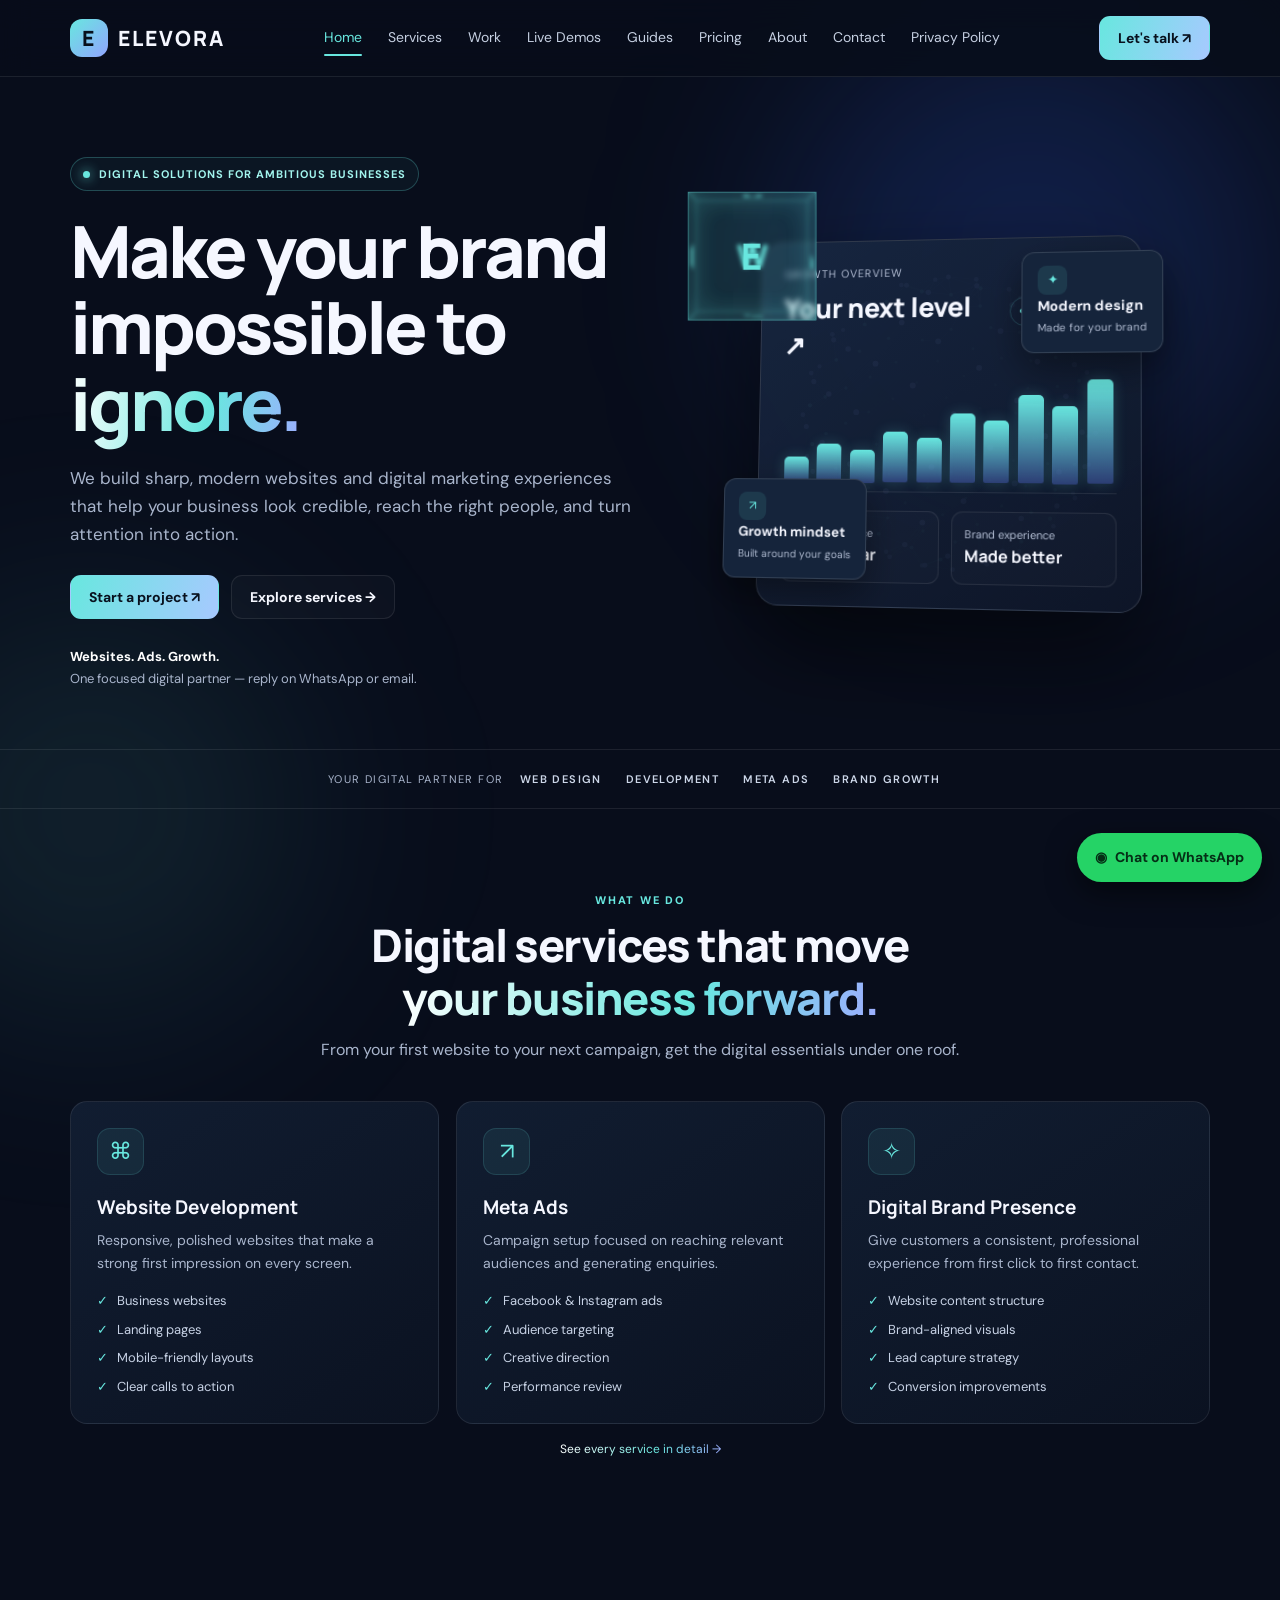
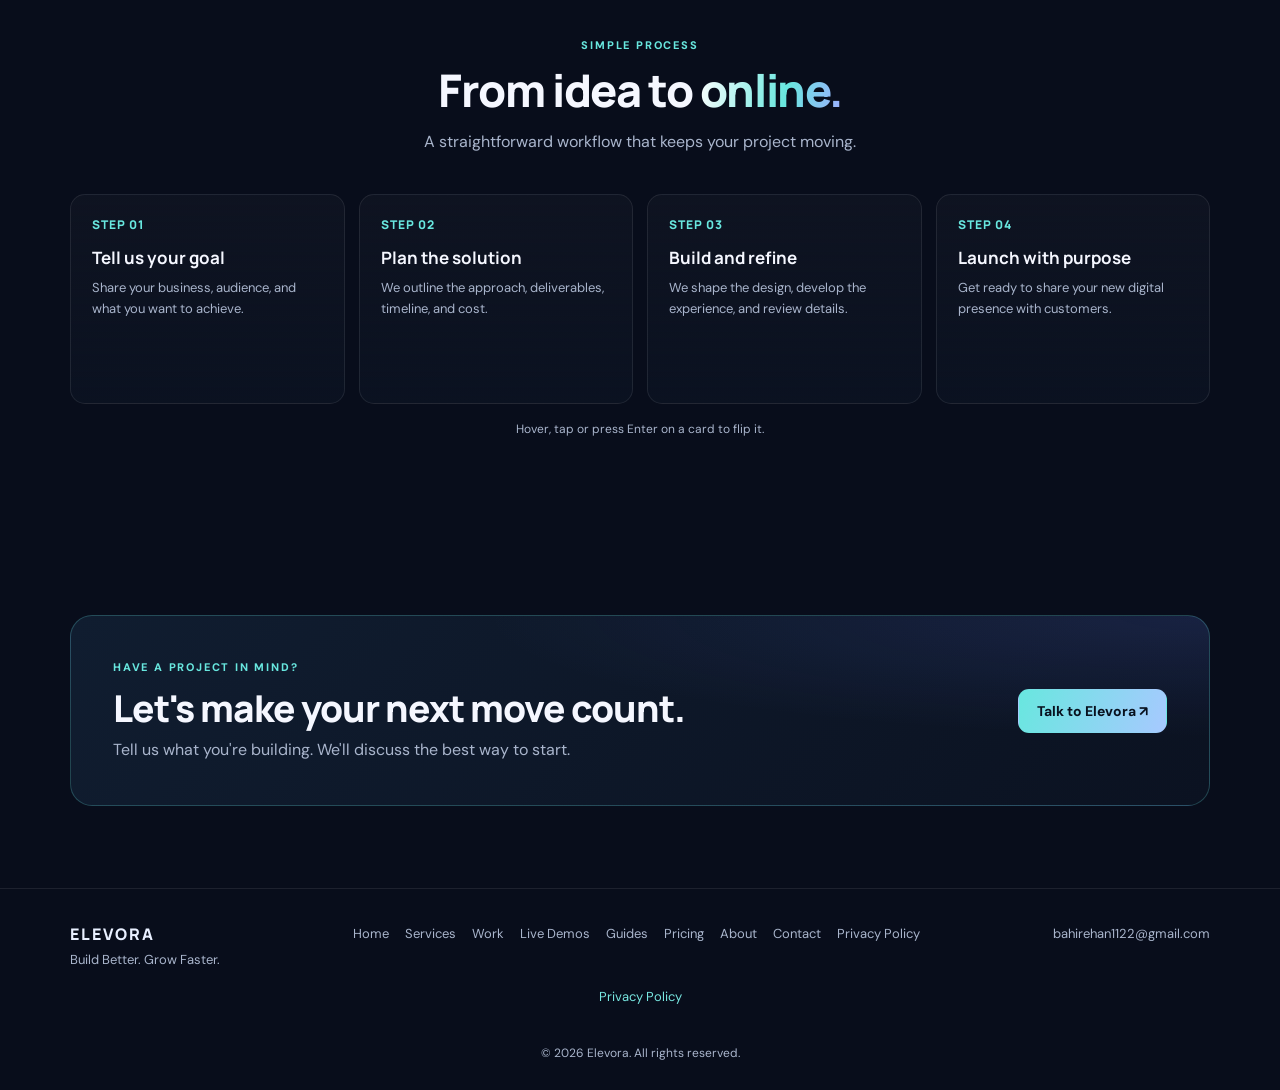
<file: index.html>
<!DOCTYPE html>
<html lang="en">
<head>
<meta charset="utf-8">
<meta name="viewport" content="width=device-width, initial-scale=1">
<meta name="theme-color" content="#080d1b">
<meta name="description" content="Elevora creates modern websites and digital marketing experiences for growing businesses.">
<title>Elevora — Websites &amp; Meta Ads for Growing Businesses</title>
<meta property="og:type" content="website">
<meta property="og:title" content="Elevora — Websites &amp; Meta Ads for Growing Businesses">
<meta property="og:description" content="Elevora creates modern websites and digital marketing experiences for growing businesses.">
<meta name="twitter:card" content="summary">
<link rel="icon" href="data:image/svg+xml,%3Csvg xmlns='http://www.w3.org/2000/svg' viewBox='0 0 64 64'%3E%3Crect width='64' height='64' rx='16' fill='%2368e7df'/%3E%3Ctext x='32' y='45' font-size='38' font-weight='800' text-anchor='middle' font-family='sans-serif' fill='%2307101c'%3EE%3C/text%3E%3C/svg%3E">
<script type="application/ld+json">
{"@context":"https://schema.org","@type":"ProfessionalService","name":"Elevora","description":"Website development and Meta Ads for growing businesses.","email":"bahirehan1122@gmail.com","telephone":"+923397300404","areaServed":"Worldwide","serviceType":["Website development","Meta Ads management","Digital brand presence"]}
</script>
<noscript><style>.reveal{opacity:1!important;transform:none!important}</style></noscript>
<link rel="preconnect" href="https://fonts.googleapis.com">
<link rel="preconnect" href="https://fonts.gstatic.com" crossorigin>
<link href="https://fonts.googleapis.com/css2?family=DM+Sans:wght@400;500;600;700&family=Manrope:wght@500;600;700;800&display=swap" rel="stylesheet">
<link rel="stylesheet" href="styles.css">
<script async src="https://pagead2.googlesyndication.com/pagead/js/adsbygoogle.js?client=ca-pub-1446156185635090"
     crossorigin="anonymous"></script>
</head>
<body>
<div id="progress"></div><div id="glow"></div>
<a class="skip" href="#main">Skip to content</a>
<header>
<div class="wrap nav">
<a class="brand" href="index.html"><span class="mark">E</span>ELEVORA</a>
<nav class="links" id="navLinks" aria-label="Main">
<a href="index.html" class="active" aria-current="page">Home</a>
<a href="services.html">Services</a>
<a href="work.html">Work</a>
<a href="demos.html">Live Demos</a>
<a href="guides.html">Guides</a>
<a href="pricing.html">Pricing</a>
<a href="about.html">About</a>
<a href="contact.html">Contact</a>
<a href="privacy-policy.html">Privacy Policy</a>
</nav>
<a class="btn primary" href="contact.html">Let's talk ↗</a>
<button class="menu" id="menuBtn" aria-label="Toggle navigation" aria-expanded="false">☰</button>
</div>
</header>
<main id="main">
<section class="hero" id="home">
<div class="wrap hero-grid">
<div class="reveal">
<div class="eyebrow"><span class="dot"></span> Digital solutions for ambitious businesses</div>
<h1>Make your brand<br>impossible to <span class="grad">ignore.</span></h1>
<p class="lead">We build sharp, modern websites and digital marketing experiences that help your business look credible, reach the right people, and turn attention into action.</p>
<div class="actions">
<a class="btn primary" href="contact.html">Start a project ↗</a>
<a class="btn secondary" href="services.html">Explore services →</a>
</div>
<div class="proof"><span><b>Websites. Ads. Growth.</b><br>One focused digital partner — reply on WhatsApp or email.</span></div>
</div>
<div class="scene reveal" aria-label="3D digital growth dashboard illustration">
<canvas data-globe aria-hidden="true"></canvas>
<div class="cube-wrap" aria-hidden="true"><div class="cube"><i>E</i><i>W</i><i>A</i><i>D</i><i>S</i><i>↗</i></div></div>
<div class="stage">
<div class="dash">
<div class="dash-head"><div><div class="sub">Growth overview</div><div class="metric">Your next level ↗</div></div><span class="status">● BUILT TO GROW</span></div>
<div class="chart" aria-hidden="true">
<i class="bar" style="height:24%;animation-delay:0ms"></i><i class="bar" style="height:36%;animation-delay:80ms"></i><i class="bar" style="height:31%;animation-delay:160ms"></i><i class="bar" style="height:48%;animation-delay:240ms"></i><i class="bar" style="height:42%;animation-delay:320ms"></i><i class="bar" style="height:65%;animation-delay:400ms"></i><i class="bar" style="height:58%;animation-delay:480ms"></i><i class="bar" style="height:82%;animation-delay:560ms"></i><i class="bar" style="height:72%;animation-delay:640ms"></i><i class="bar" style="height:96%;animation-delay:720ms"></i>
</div>
<div class="dash-foot"><div class="mini"><span>Digital presence</span><b>Made clear</b></div><div class="mini"><span>Brand experience</span><b>Made better</b></div></div>
</div>
<div class="float f1"><span class="ico" aria-hidden="true">✦</span><b>Modern design</b><small>Made for your brand</small></div>
<div class="float f2"><span class="ico" aria-hidden="true">↗</span><b>Growth mindset</b><small>Built around your goals</small></div>
</div>
</div>
</div>
</section>
<div class="trust">Your digital partner for <b>Web Design</b><b>Development</b><b>Meta Ads</b><b>Brand Growth</b></div>
<section>
<div class="wrap">
<div class="head reveal"><div class="kicker">What we do</div><h2>Digital services that move<br><span class="grad">your business forward.</span></h2><p>From your first website to your next campaign, get the digital essentials under one roof.</p></div>
<div class="cards">
<article class="card tilt reveal"><div class="icon" aria-hidden="true">⌘</div><h3>Website Development</h3><p>Responsive, polished websites that make a strong first impression on every screen.</p><ul><li>Business websites</li><li>Landing pages</li><li>Mobile-friendly layouts</li><li>Clear calls to action</li></ul></article>
<article class="card tilt reveal"><div class="icon" aria-hidden="true">↗</div><h3>Meta Ads</h3><p>Campaign setup focused on reaching relevant audiences and generating enquiries.</p><ul><li>Facebook &amp; Instagram ads</li><li>Audience targeting</li><li>Creative direction</li><li>Performance review</li></ul></article>
<article class="card tilt reveal"><div class="icon" aria-hidden="true">✧</div><h3>Digital Brand Presence</h3><p>Give customers a consistent, professional experience from first click to first contact.</p><ul><li>Website content structure</li><li>Brand-aligned visuals</li><li>Lead capture strategy</li><li>Conversion improvements</li></ul></article>
</div>
<p class="hint"><a class="grad" href="services.html">See every service in detail →</a></p>
</div>
</section>
<section>
<div class="wrap">
<div class="head reveal"><div class="kicker">Simple process</div><h2>From idea to <span class="grad">online.</span></h2><p>A straightforward workflow that keeps your project moving.</p></div>
<div class="steps">
<div class="flip reveal" tabindex="0" role="button" aria-label="Step 1: Tell us your goal"><div class="face"><div class="step-num">STEP 01</div><h3>Tell us your goal</h3><p>Share your business, audience, and what you want to achieve.</p></div><div class="face back"><div class="step-num">YOU</div><h3>What we ask</h3><p>Who your customers are, what you offer, and what a good result looks like.</p></div></div>
<div class="flip reveal" tabindex="0" role="button" aria-label="Step 2: Plan the solution"><div class="face"><div class="step-num">STEP 02</div><h3>Plan the solution</h3><p>We outline the approach, deliverables, timeline, and cost.</p></div><div class="face back"><div class="step-num">WE</div><h3>What you get</h3><p>A clear written scope so you know what happens before work begins.</p></div></div>
<div class="flip reveal" tabindex="0" role="button" aria-label="Step 3: Build and refine"><div class="face"><div class="step-num">STEP 03</div><h3>Build and refine</h3><p>We shape the design, develop the experience, and review details.</p></div><div class="face back"><div class="step-num">TOGETHER</div><h3>Review rounds</h3><p>You see progress and share feedback so details are right before launch.</p></div></div>
<div class="flip reveal" tabindex="0" role="button" aria-label="Step 4: Launch with purpose"><div class="face"><div class="step-num">STEP 04</div><h3>Launch with purpose</h3><p>Get ready to share your new digital presence with customers.</p></div><div class="face back"><div class="step-num">GO</div><h3>Go live</h3><p>Your site or campaign goes out, with a plan for what to improve next.</p></div></div>
</div>
<p class="hint">Hover, tap or press Enter on a card to flip it.</p>
</div>
</section>
<section><div class="wrap"><div class="cta reveal"><div><div class="kicker">Have a project in mind?</div><h2>Let's make your next move count.</h2><p>Tell us what you're building. We'll discuss the best way to start.</p></div><a class="btn primary" href="contact.html">Talk to Elevora ↗</a></div></div></section>
</main>
<a class="wa-float" href="https://wa.me/923397300404?text=Hi%20Elevora!" target="_blank" rel="noopener" aria-label="Chat on WhatsApp"><span aria-hidden="true">◉</span><span class="t">Chat on WhatsApp</span></a>
<footer>
<div class="wrap">
<div class="footer-row">
<div><div class="footer-brand">ELEVORA</div><div>Build Better. Grow Faster.</div></div>
<div class="footlinks">
<a href="index.html">Home</a>
<a href="services.html">Services</a>
<a href="work.html">Work</a>
<a href="demos.html">Live Demos</a>
<a href="guides.html">Guides</a>
<a href="pricing.html">Pricing</a>
<a href="about.html">About</a>
<a href="contact.html">Contact</a>
<a href="privacy-policy.html">Privacy Policy</a>
</div>
<div><class="footlinks"><a href="mailto:bahirehan1122@gmail.com">bahirehan1122@gmail.com</a></div>
</div>
<div style="text-align:center;padding:15px">
  <a href="privacy-policy.html" style="color:#78e7e1">
    Privacy Policy
  </a>
</div>
<div class="copy">© <span id="year"></span> Elevora. All rights reserved.</div>
</div>
</footer>
<script src="script.js"></script>
</body>
</html>
</file>
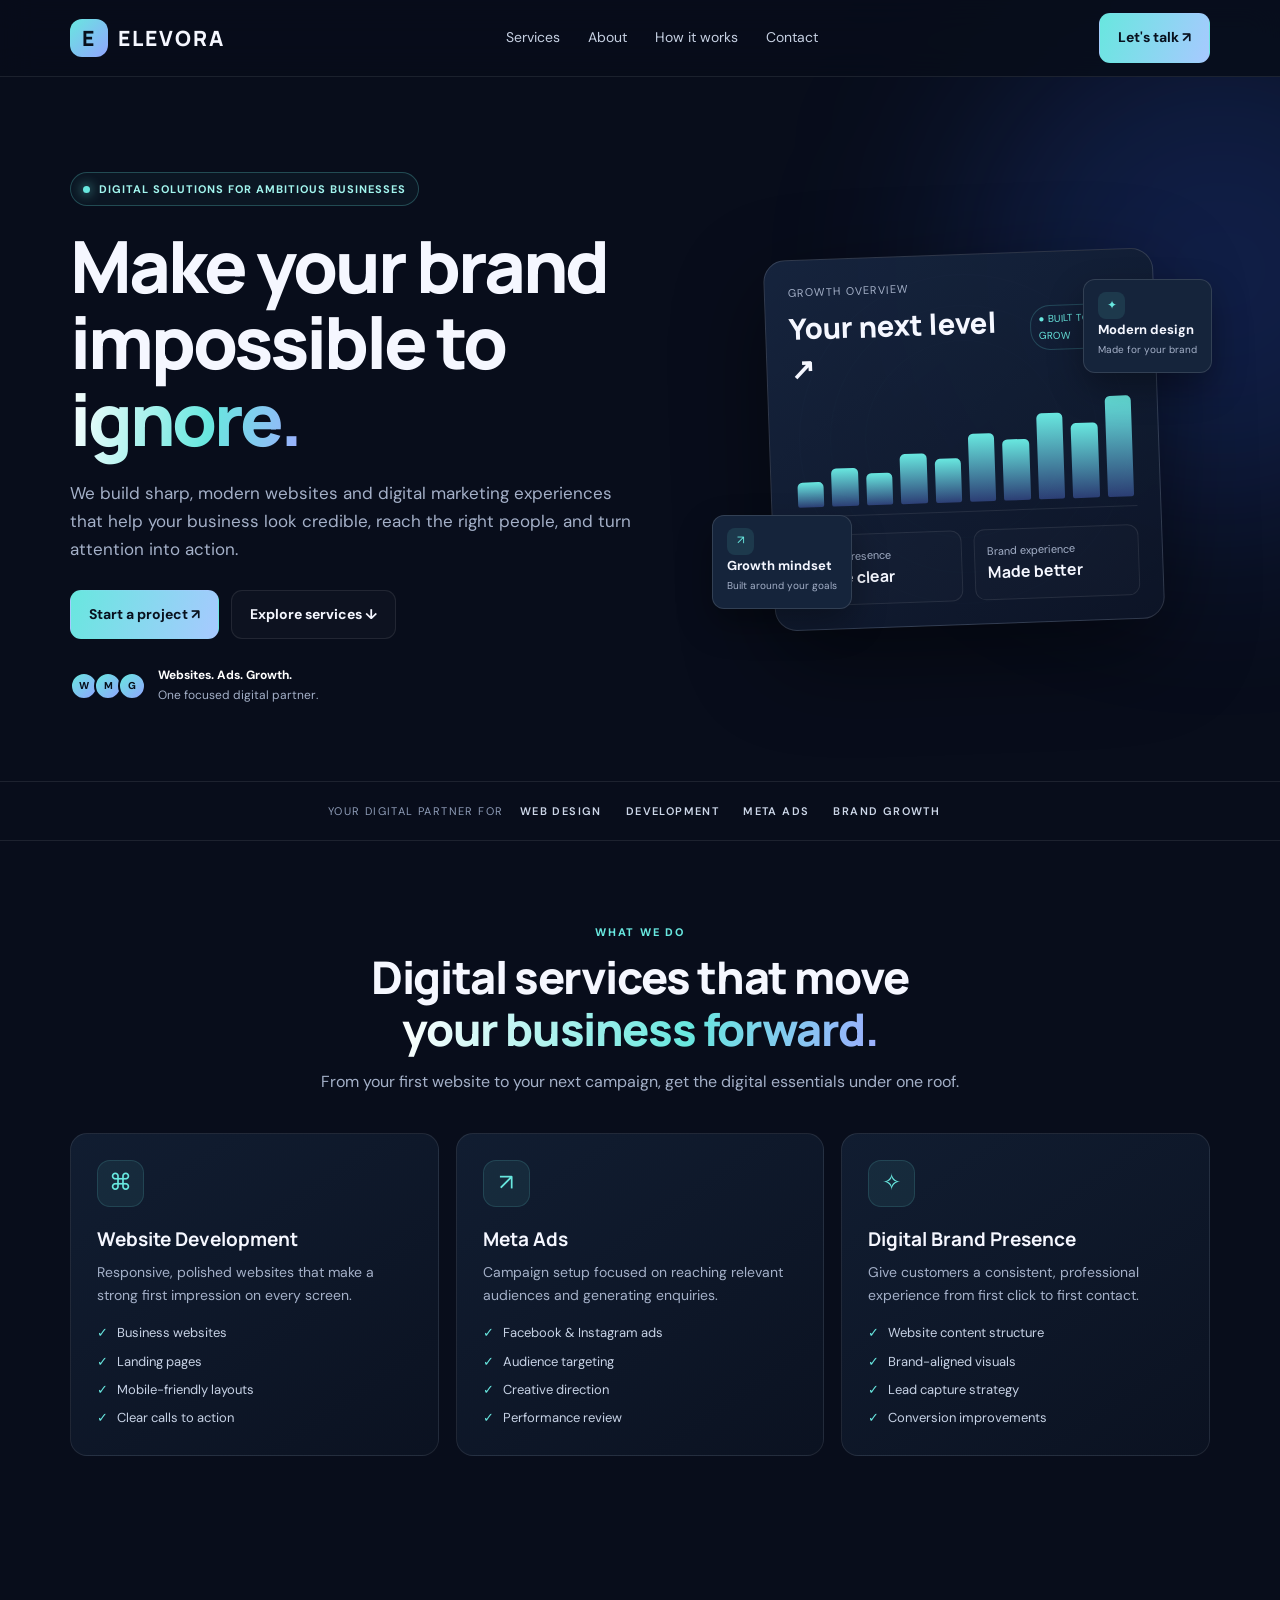
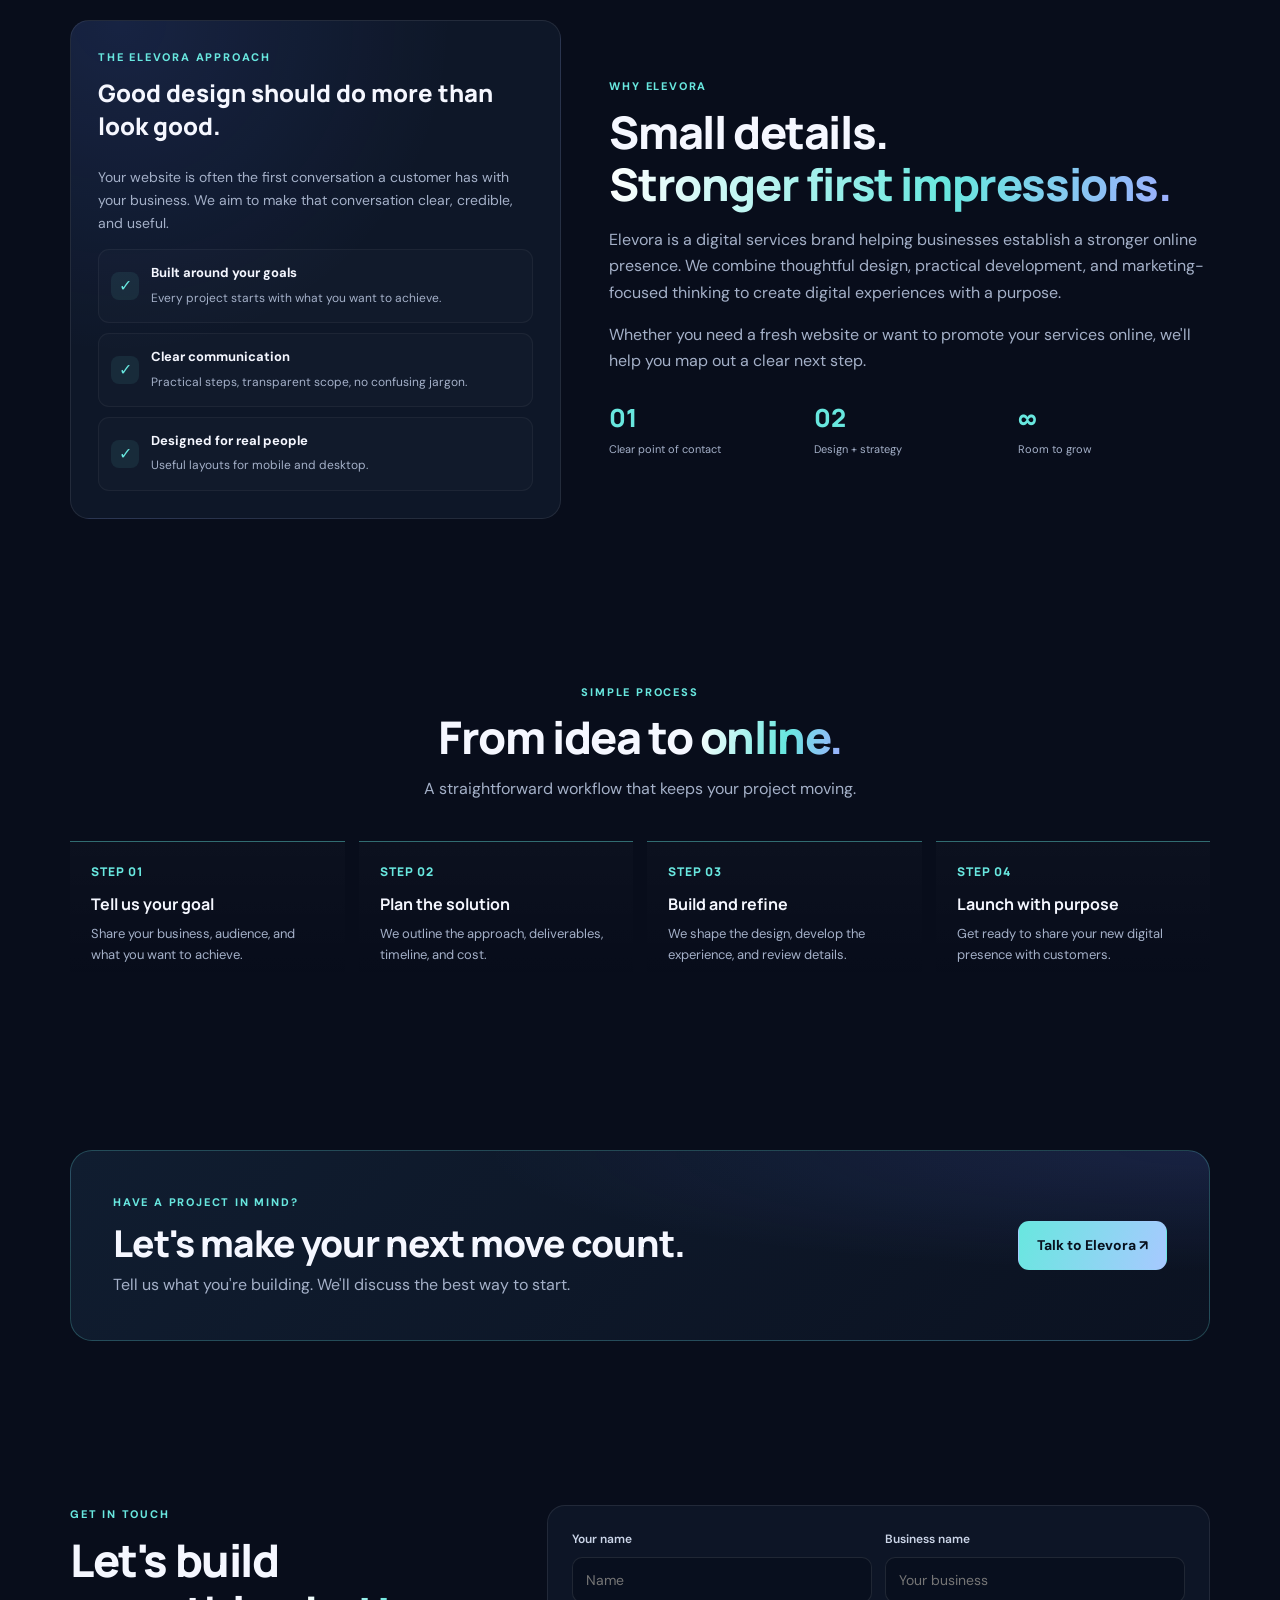
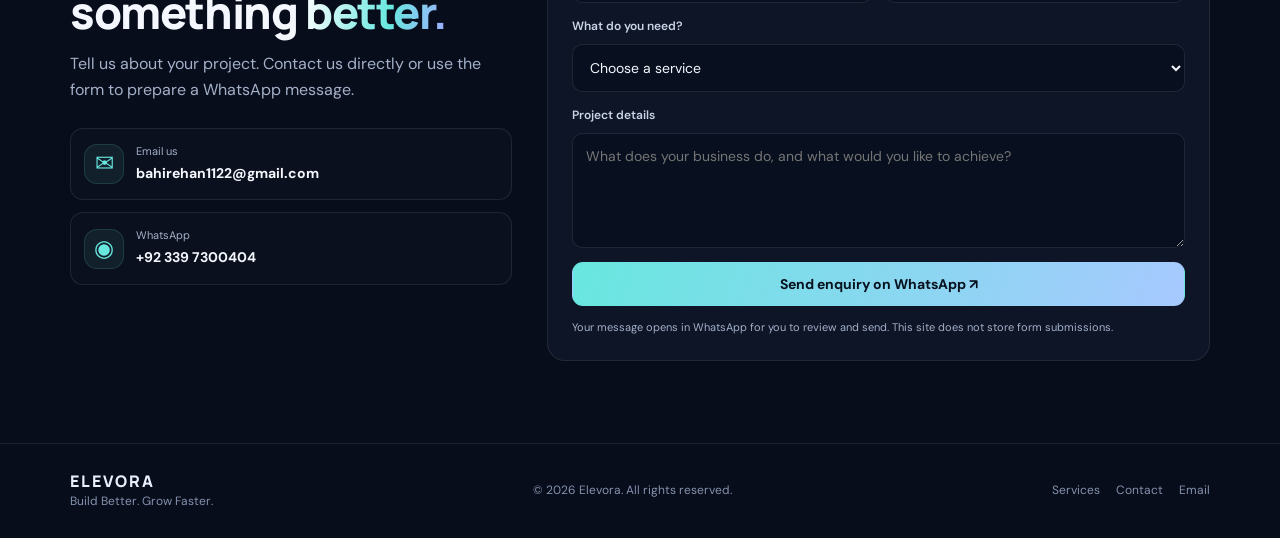
<file: Index.html>
<!doctype html>
<html lang="en">
<head>
<meta charset="utf-8"><meta name="viewport" content="width=device-width,initial-scale=1"><meta name="theme-color" content="#080d1b">
<meta name="description" content="Elevora creates modern websites and digital marketing experiences for growing businesses.">
<title>Elevora — Build Better. Grow Faster.</title>
<link rel="preconnect" href="https://fonts.googleapis.com"><link rel="preconnect" href="https://fonts.gstatic.com" crossorigin>
<link href="https://fonts.googleapis.com/css2?family=DM+Sans:wght@400;500;600;700&family=Manrope:wght@500;600;700;800&display=swap" rel="stylesheet">
<style>
:root{--bg:#080d1b;--panel:#101a2d;--text:#f5f7ff;--muted:#a4b0c8;--cyan:#68e7df;--blue:#91a5ff;--line:#ffffff16;--max:1140px}*{box-sizing:border-box}html{scroll-behavior:smooth;scroll-padding-top:84px}body{margin:0;background:var(--bg);color:var(--text);font:16px/1.65 "DM Sans",sans-serif;overflow-x:hidden}a{color:inherit;text-decoration:none}.wrap{width:min(var(--max),calc(100% - 40px));margin:auto}body:before{content:"";position:absolute;z-index:-1;top:20px;right:-190px;width:500px;height:500px;background:#386cff30;filter:blur(100px);border-radius:50%}header{position:sticky;top:0;z-index:9;background:#080d1bd9;backdrop-filter:blur(16px);border-bottom:1px solid var(--line)}.nav{height:76px;display:flex;align-items:center;justify-content:space-between;gap:24px}.brand{display:flex;align-items:center;gap:10px;font:800 21px Manrope;letter-spacing:2px}.mark{display:grid;place-items:center;width:38px;height:38px;border-radius:12px;background:linear-gradient(135deg,var(--cyan),var(--blue));color:#07101c;font-size:21px}.links{display:flex;gap:28px;color:#c6d0e2;font-size:14px}.links a:hover{color:var(--cyan)}.btn{display:inline-flex;align-items:center;justify-content:center;gap:9px;padding:12px 18px;border-radius:11px;font-weight:700;font-size:14px;border:1px solid transparent;transition:.2s;cursor:pointer}.primary{background:linear-gradient(110deg,var(--cyan),#a7c9ff);color:#08111e}.secondary{border-color:var(--line);background:#ffffff06}.btn:hover{transform:translateY(-2px)}.menu{display:none;background:none;border:1px solid var(--line);border-radius:9px;color:white;padding:8px 12px;font-size:20px}.hero{padding:95px 0 75px}.hero-grid{display:grid;grid-template-columns:1.1fr .9fr;align-items:center;gap:45px}.eyebrow{display:inline-flex;align-items:center;gap:9px;padding:7px 12px;border:1px solid #68e7df40;border-radius:30px;background:#68e7df0b;color:#a2f5ee;text-transform:uppercase;font-size:11px;letter-spacing:1px;font-weight:700}.dot{width:7px;height:7px;background:var(--cyan);border-radius:50%;box-shadow:0 0 12px var(--cyan)}h1,h2,h3,p{margin-top:0}h1{font:800 clamp(43px,6vw,72px)/1.06 Manrope;letter-spacing:-3px;margin:22px 0}.grad{background:linear-gradient(100deg,#fff,var(--cyan) 60%,#9daeff);-webkit-background-clip:text;background-clip:text;color:transparent}.lead{max-width:570px;color:var(--muted);font-size:17px;margin-bottom:27px}.actions{display:flex;flex-wrap:wrap;gap:12px}.proof{display:flex;align-items:center;gap:12px;margin-top:27px;color:var(--muted);font-size:12px}.proof b{color:white}.bubbles{display:flex;padding-left:4px}.bubbles span{display:grid;place-items:center;width:28px;height:28px;margin-left:-4px;border:2px solid var(--bg);border-radius:50%;background:linear-gradient(135deg,var(--cyan),var(--blue));color:#07101c;font-size:10px;font-weight:800}.visual{position:relative;min-height:410px;display:grid;place-items:center}.orbit{position:absolute;width:330px;height:330px;border:1px solid #91a5ff2b;border-radius:50%}.orbit:before,.orbit:after{content:"";position:absolute;inset:30px;border:1px solid #68e7df22;border-radius:50%}.orbit:after{inset:65px}.dash{position:relative;width:min(100%,390px);padding:23px;border:1px solid #ffffff22;border-radius:22px;background:linear-gradient(145deg,#172640ee,#0d1527f5);box-shadow:0 30px 90px #0007;transform:rotate(-2deg)}.dash-head{display:flex;align-items:center;justify-content:space-between;gap:10px}.sub{font-size:11px;color:var(--muted);text-transform:uppercase;letter-spacing:1px}.status{color:var(--cyan);font-size:10px;padding:5px 8px;border:1px solid #68e7df35;border-radius:20px}.metric{font:800 29px Manrope;margin-top:7px}.chart{height:115px;display:flex;align-items:end;gap:8px;padding:0 3px 9px;margin:14px 0 18px;border-bottom:1px solid var(--line)}.bar{flex:1;border-radius:5px 5px 2px 2px;background:linear-gradient(180deg,var(--cyan),#6487ff55)}.dash-foot{display:grid;grid-template-columns:1fr 1fr;gap:12px}.mini{padding:12px;border:1px solid var(--line);border-radius:11px;background:#ffffff04}.mini span{display:block;color:var(--muted);font-size:11px}.mini b{font:700 16px Manrope}.float{position:absolute;padding:12px 14px;background:#15243b;border:1px solid #ffffff20;border-radius:12px;box-shadow:0 15px 35px #0005;font-size:12px}.float b{display:block;font-size:13px}.float small{color:var(--muted)}.f1{right:-2px;top:45px}.f2{left:-5px;bottom:35px}.ico{display:inline-grid;place-items:center;width:27px;height:27px;margin-right:6px;border-radius:8px;background:#68e7df1c;color:var(--cyan)}.trust{border-block:1px solid var(--line);padding:20px 0;text-align:center;color:#8e9cb7;font-size:11px;letter-spacing:1.4px;text-transform:uppercase}.trust b{color:#cdd7e9;margin:0 12px;font-weight:600}section{padding:82px 0}.head{text-align:center;max-width:680px;margin:0 auto 38px}.kicker{color:var(--cyan);font-size:11px;font-weight:800;letter-spacing:1.8px;text-transform:uppercase;margin-bottom:10px}.head h2,.about-copy h2,.contact-copy h2{font:800 clamp(30px,4vw,45px)/1.16 Manrope;letter-spacing:-1.4px;margin-bottom:13px}.head p,.about-copy p,.contact-copy p{color:var(--muted)}.cards{display:grid;grid-template-columns:repeat(3,1fr);gap:17px}.card{padding:26px;border:1px solid var(--line);border-radius:17px;background:linear-gradient(145deg,#111d31,#0b1221);transition:.2s}.card:hover{transform:translateY(-4px);border-color:#68e7df50}.icon{display:grid;place-items:center;width:47px;height:47px;margin-bottom:19px;border-radius:13px;background:#68e7df13;border:1px solid #68e7df24;color:var(--cyan);font-size:23px}.card h3{font:700 19px Manrope;margin-bottom:9px}.card p{font-size:14px;color:var(--muted)}.card ul{list-style:none;padding:0;margin:15px 0 0;display:grid;gap:7px;color:#c7d2e5;font-size:13px}.card li:before{content:"✓";color:var(--cyan);margin-right:9px}.about-grid{display:grid;grid-template-columns:.9fr 1.1fr;gap:48px;align-items:center}.panel{padding:27px;border:1px solid var(--line);border-radius:19px;background:radial-gradient(circle at 10% 0%,#597bff20,transparent 50%),#0e1728}.panel h3{font:800 24px Manrope}.panel p{color:var(--muted);font-size:14px}.principle{display:flex;gap:12px;align-items:center;padding:12px;margin-top:10px;border:1px solid #ffffff0c;border-radius:11px;background:#ffffff04}.tick{display:grid;place-items:center;width:28px;height:28px;flex-shrink:0;background:#68e7df16;color:var(--cyan);border-radius:8px}.principle b{display:block;font-size:13px}.principle small{color:var(--muted);font-size:12px}.about-copy h2{margin:10px 0 17px}.stats{display:grid;grid-template-columns:repeat(3,1fr);gap:12px;margin-top:25px}.stat strong{display:block;font:800 25px Manrope;color:var(--cyan)}.stat span{color:var(--muted);font-size:11px}.steps{display:grid;grid-template-columns:repeat(4,1fr);gap:14px}.step{padding:21px;border-top:1px solid #68e7df70;background:linear-gradient(180deg,#ffffff05,transparent);border-radius:0 0 13px 13px}.step-num{font:800 12px Manrope;color:var(--cyan);letter-spacing:1px}.step h3{font:700 16px Manrope;margin:13px 0 8px}.step p{color:var(--muted);font-size:13px;margin:0}.cta{padding:42px;border:1px solid #68e7df3d;border-radius:22px;background:radial-gradient(ellipse at 100% 0%,#647cff24,transparent 45%),linear-gradient(135deg,#101d30,#0b1221);display:flex;align-items:center;justify-content:space-between;gap:25px}.cta h2{font:800 clamp(26px,3vw,37px)/1.15 Manrope;letter-spacing:-1px;margin:0 0 8px}.cta p{color:var(--muted);margin:0}.contact-grid{display:grid;grid-template-columns:.8fr 1.2fr;gap:35px}.contact-copy h2{margin-top:8px}.contact-links{display:grid;gap:12px;margin-top:24px}.contact-link{display:flex;align-items:center;gap:12px;padding:13px;border:1px solid var(--line);border-radius:13px;background:#ffffff04}.contact-link .icon{width:40px;height:40px;flex-shrink:0;margin:0}.contact-link small{display:block;color:var(--muted);font-size:11px}.contact-link b{font-size:14px;overflow-wrap:anywhere}.form{padding:24px;border:1px solid var(--line);border-radius:18px;background:#0d1526}.field-grid{display:grid;grid-template-columns:1fr 1fr;gap:13px}.field{display:grid;gap:7px;margin-bottom:14px}.field label{font-size:12px;color:#cbd5e8;font-weight:600}.field input,.field select,.field textarea{width:100%;border:1px solid #ffffff19;background:#080f1e;color:var(--text);padding:13px;border-radius:10px;font:14px "DM Sans";outline:none}.field input:focus,.field select:focus,.field textarea:focus{border-color:#68e7df7a}.field textarea{min-height:115px;resize:vertical}.field select option{background:#0d1526}.form .btn{width:100%;font-family:inherit}.note{font-size:11px;color:var(--muted);margin:12px 0 0}footer{padding:26px 0;border-top:1px solid var(--line);color:#8492ad;font-size:12px}.footer-row{display:flex;align-items:center;justify-content:space-between;gap:20px}.footer-brand{font:800 16px Manrope;letter-spacing:2px;color:#e8efff}.footlinks{display:flex;gap:16px}.footlinks a:hover{color:var(--cyan)}.reveal{opacity:0;transform:translateY(16px);transition:.55s ease}.reveal.show{opacity:1;transform:none}@media(max-width:900px){.hero-grid{grid-template-columns:1fr;gap:14px}.hero{padding-top:70px}.visual{min-height:380px}.cards{grid-template-columns:1fr 1fr}.about-grid{grid-template-columns:1fr;gap:28px}.steps{grid-template-columns:1fr 1fr}.contact-grid{grid-template-columns:1fr}.cta{align-items:flex-start;flex-direction:column}.links{gap:15px}}@media(max-width:650px){.wrap{width:calc(100% - 30px)}.nav{height:68px}.brand{font-size:19px}.menu{display:block}.links{display:none;position:absolute;top:68px;left:0;right:0;padding:12px 20px;background:#0b1222;border-bottom:1px solid var(--line);flex-direction:column;gap:0}.links.open{display:flex}.links a{padding:11px 0}.nav>.primary{display:none}.hero{padding:55px 0}.hero h1{letter-spacing:-2px}.lead{font-size:15px}.visual{min-height:325px}.dash{padding:17px;max-width:340px}.orbit{width:275px;height:275px}.f1{top:20px}.f2{bottom:18px}.metric{font-size:25px}section{padding:63px 0}.cards{grid-template-columns:1fr}.card{padding:23px}.steps{gap:8px}.step{padding:15px}.stats{gap:7px}.stat strong{font-size:22px}.stat span{font-size:10px}.cta{padding:27px 21px}.field-grid{grid-template-columns:1fr;gap:0}.form{padding:17px}.footer-row{align-items:flex-start;flex-direction:column}.footlinks{flex-wrap:wrap}.trust b{display:inline-block;margin:5px 8px}}@media(prefers-reduced-motion:reduce){html{scroll-behavior:auto}.reveal{opacity:1;transform:none}*{transition:none!important}}
</style>
</head>
<body>
<header><div class="wrap nav"><a class="brand" href="#home"><span class="mark">E</span>ELEVORA</a><nav class="links" id="navLinks"><a href="#services">Services</a><a href="#about">About</a><a href="#process">How it works</a><a href="#contact">Contact</a></nav><a class="btn primary" href="#contact">Let's talk ↗</a><button class="menu" id="menuBtn" aria-label="Toggle navigation" aria-expanded="false">☰</button></div></header>
<main>
<section class="hero" id="home"><div class="wrap hero-grid"><div class="reveal"><div class="eyebrow"><span class="dot"></span> Digital solutions for ambitious businesses</div><h1>Make your brand<br>impossible to <span class="grad">ignore.</span></h1><p class="lead">We build sharp, modern websites and digital marketing experiences that help your business look credible, reach the right people, and turn attention into action.</p><div class="actions"><a class="btn primary" href="#contact">Start a project ↗</a><a class="btn secondary" href="#services">Explore services ↓</a></div><div class="proof"><div class="bubbles"><span>W</span><span>M</span><span>G</span></div><span><b>Websites. Ads. Growth.</b><br>One focused digital partner.</span></div></div><div class="visual reveal" aria-label="Digital growth dashboard illustration"><div class="orbit"></div><div class="dash"><div class="dash-head"><div><div class="sub">Growth overview</div><div class="metric">Your next level ↗</div></div><span class="status">● BUILT TO GROW</span></div><div class="chart" aria-hidden="true"><i class="bar" style="height:24%"></i><i class="bar" style="height:36%"></i><i class="bar" style="height:31%"></i><i class="bar" style="height:48%"></i><i class="bar" style="height:42%"></i><i class="bar" style="height:65%"></i><i class="bar" style="height:58%"></i><i class="bar" style="height:82%"></i><i class="bar" style="height:72%"></i><i class="bar" style="height:96%"></i></div><div class="dash-foot"><div class="mini"><span>Digital presence</span><b>Made clear</b></div><div class="mini"><span>Brand experience</span><b>Made better</b></div></div></div><div class="float f1"><span class="ico">✦</span><b>Modern design</b><small>Made for your brand</small></div><div class="float f2"><span class="ico">↗</span><b>Growth mindset</b><small>Built around your goals</small></div></div></div></section>
<div class="trust">Your digital partner for <b>Web Design</b><b>Development</b><b>Meta Ads</b><b>Brand Growth</b></div>
<section id="services"><div class="wrap"><div class="head reveal"><div class="kicker">What we do</div><h2>Digital services that move<br><span class="grad">your business forward.</span></h2><p>From your first website to your next campaign, get the digital essentials under one roof.</p></div><div class="cards"><article class="card reveal"><div class="icon">⌘</div><h3>Website Development</h3><p>Responsive, polished websites that make a strong first impression on every screen.</p><ul><li>Business websites</li><li>Landing pages</li><li>Mobile-friendly layouts</li><li>Clear calls to action</li></ul></article><article class="card reveal"><div class="icon">↗</div><h3>Meta Ads</h3><p>Campaign setup focused on reaching relevant audiences and generating enquiries.</p><ul><li>Facebook & Instagram ads</li><li>Audience targeting</li><li>Creative direction</li><li>Performance review</li></ul></article><article class="card reveal"><div class="icon">✧</div><h3>Digital Brand Presence</h3><p>Give customers a consistent, professional experience from first click to first contact.</p><ul><li>Website content structure</li><li>Brand-aligned visuals</li><li>Lead capture strategy</li><li>Conversion improvements</li></ul></article></div></div></section>
<section id="about"><div class="wrap about-grid"><div class="panel reveal"><div class="kicker">The Elevora approach</div><h3>Good design should do more than look good.</h3><p>Your website is often the first conversation a customer has with your business. We aim to make that conversation clear, credible, and useful.</p><div class="principle"><span class="tick">✓</span><div><b>Built around your goals</b><small>Every project starts with what you want to achieve.</small></div></div><div class="principle"><span class="tick">✓</span><div><b>Clear communication</b><small>Practical steps, transparent scope, no confusing jargon.</small></div></div><div class="principle"><span class="tick">✓</span><div><b>Designed for real people</b><small>Useful layouts for mobile and desktop.</small></div></div></div><div class="about-copy reveal"><div class="kicker">Why Elevora</div><h2>Small details.<br><span class="grad">Stronger first impressions.</span></h2><p>Elevora is a digital services brand helping businesses establish a stronger online presence. We combine thoughtful design, practical development, and marketing-focused thinking to create digital experiences with a purpose.</p><p>Whether you need a fresh website or want to promote your services online, we'll help you map out a clear next step.</p><div class="stats"><div class="stat"><strong>01</strong><span>Clear point of contact</span></div><div class="stat"><strong>02</strong><span>Design + strategy</span></div><div class="stat"><strong>∞</strong><span>Room to grow</span></div></div></div></div></section>
<section id="process"><div class="wrap"><div class="head reveal"><div class="kicker">Simple process</div><h2>From idea to <span class="grad">online.</span></h2><p>A straightforward workflow that keeps your project moving.</p></div><div class="steps"><div class="step reveal"><div class="step-num">STEP 01</div><h3>Tell us your goal</h3><p>Share your business, audience, and what you want to achieve.</p></div><div class="step reveal"><div class="step-num">STEP 02</div><h3>Plan the solution</h3><p>We outline the approach, deliverables, timeline, and cost.</p></div><div class="step reveal"><div class="step-num">STEP 03</div><h3>Build and refine</h3><p>We shape the design, develop the experience, and review details.</p></div><div class="step reveal"><div class="step-num">STEP 04</div><h3>Launch with purpose</h3><p>Get ready to share your new digital presence with customers.</p></div></div></div></section>
<section><div class="wrap"><div class="cta reveal"><div><div class="kicker">Have a project in mind?</div><h2>Let's make your next move count.</h2><p>Tell us what you're building. We'll discuss the best way to start.</p></div><a class="btn primary" href="#contact">Talk to Elevora ↗</a></div></div></section>
<section id="contact"><div class="wrap contact-grid"><div class="contact-copy reveal"><div class="kicker">Get in touch</div><h2>Let's build something <span class="grad">better.</span></h2><p>Tell us about your project. Contact us directly or use the form to prepare a WhatsApp message.</p><div class="contact-links"><a class="contact-link" href="mailto:bahirehan1122@gmail.com"><span class="icon">✉</span><span><small>Email us</small><b>bahirehan1122@gmail.com</b></span></a><a class="contact-link" href="https://wa.me/923397300404" target="_blank" rel="noopener"><span class="icon">◉</span><span><small>WhatsApp</small><b>+92 339 7300404</b></span></a></div></div><form class="form reveal" id="contactForm"><div class="field-grid"><div class="field"><label for="name">Your name</label><input id="name" name="name" placeholder="Name" required></div><div class="field"><label for="business">Business name</label><input id="business" name="business" placeholder="Your business"></div></div><div class="field"><label for="service">What do you need?</label><select id="service" name="service" required><option value="">Choose a service</option><option>Business website</option><option>Landing page</option><option>Meta Ads</option><option>Website + Meta Ads</option><option>Other digital service</option></select></div><div class="field"><label for="message">Project details</label><textarea id="message" name="message" placeholder="What does your business do, and what would you like to achieve?" required></textarea></div><button class="btn primary" type="submit">Send enquiry on WhatsApp ↗</button><p class="note">Your message opens in WhatsApp for you to review and send. This site does not store form submissions.</p></form></div></section>
</main><footer><div class="wrap footer-row"><div><div class="footer-brand">ELEVORA</div><div>Build Better. Grow Faster.</div></div><div>© <span id="year"></span> Elevora. All rights reserved.</div><div class="footlinks"><a href="#services">Services</a><a href="#contact">Contact</a><a href="mailto:bahirehan1122@gmail.com">Email</a></div></div></footer>
<script>
const menuBtn=document.getElementById('menuBtn'),navLinks=document.getElementById('navLinks');menuBtn.addEventListener('click',()=>{const open=navLinks.classList.toggle('open');menuBtn.setAttribute('aria-expanded',String(open));menuBtn.textContent=open?'×':'☰'});navLinks.querySelectorAll('a').forEach(a=>a.addEventListener('click',()=>{navLinks.classList.remove('open');menuBtn.setAttribute('aria-expanded','false');menuBtn.textContent='☰'}));document.getElementById('year').textContent=new Date().getFullYear();document.getElementById('contactForm').addEventListener('submit',e=>{e.preventDefault();const val=id=>document.getElementById(id).value.trim();const text=`Hi Elevora!\n\nMy name: ${val('name')}\nBusiness: ${val('business')||'Not specified'}\nService: ${val('service')}\nProject details: ${val('message')}`;window.open('https://wa.me/923397300404?text='+encodeURIComponent(text),'_blank','noopener')});const observer=new IntersectionObserver(entries=>entries.forEach(entry=>{if(entry.isIntersecting){entry.target.classList.add('show');observer.unobserve(entry.target)}}),{threshold:.1});document.querySelectorAll('.reveal').forEach(el=>observer.observe(el));
</script>
</body></html>
</file>
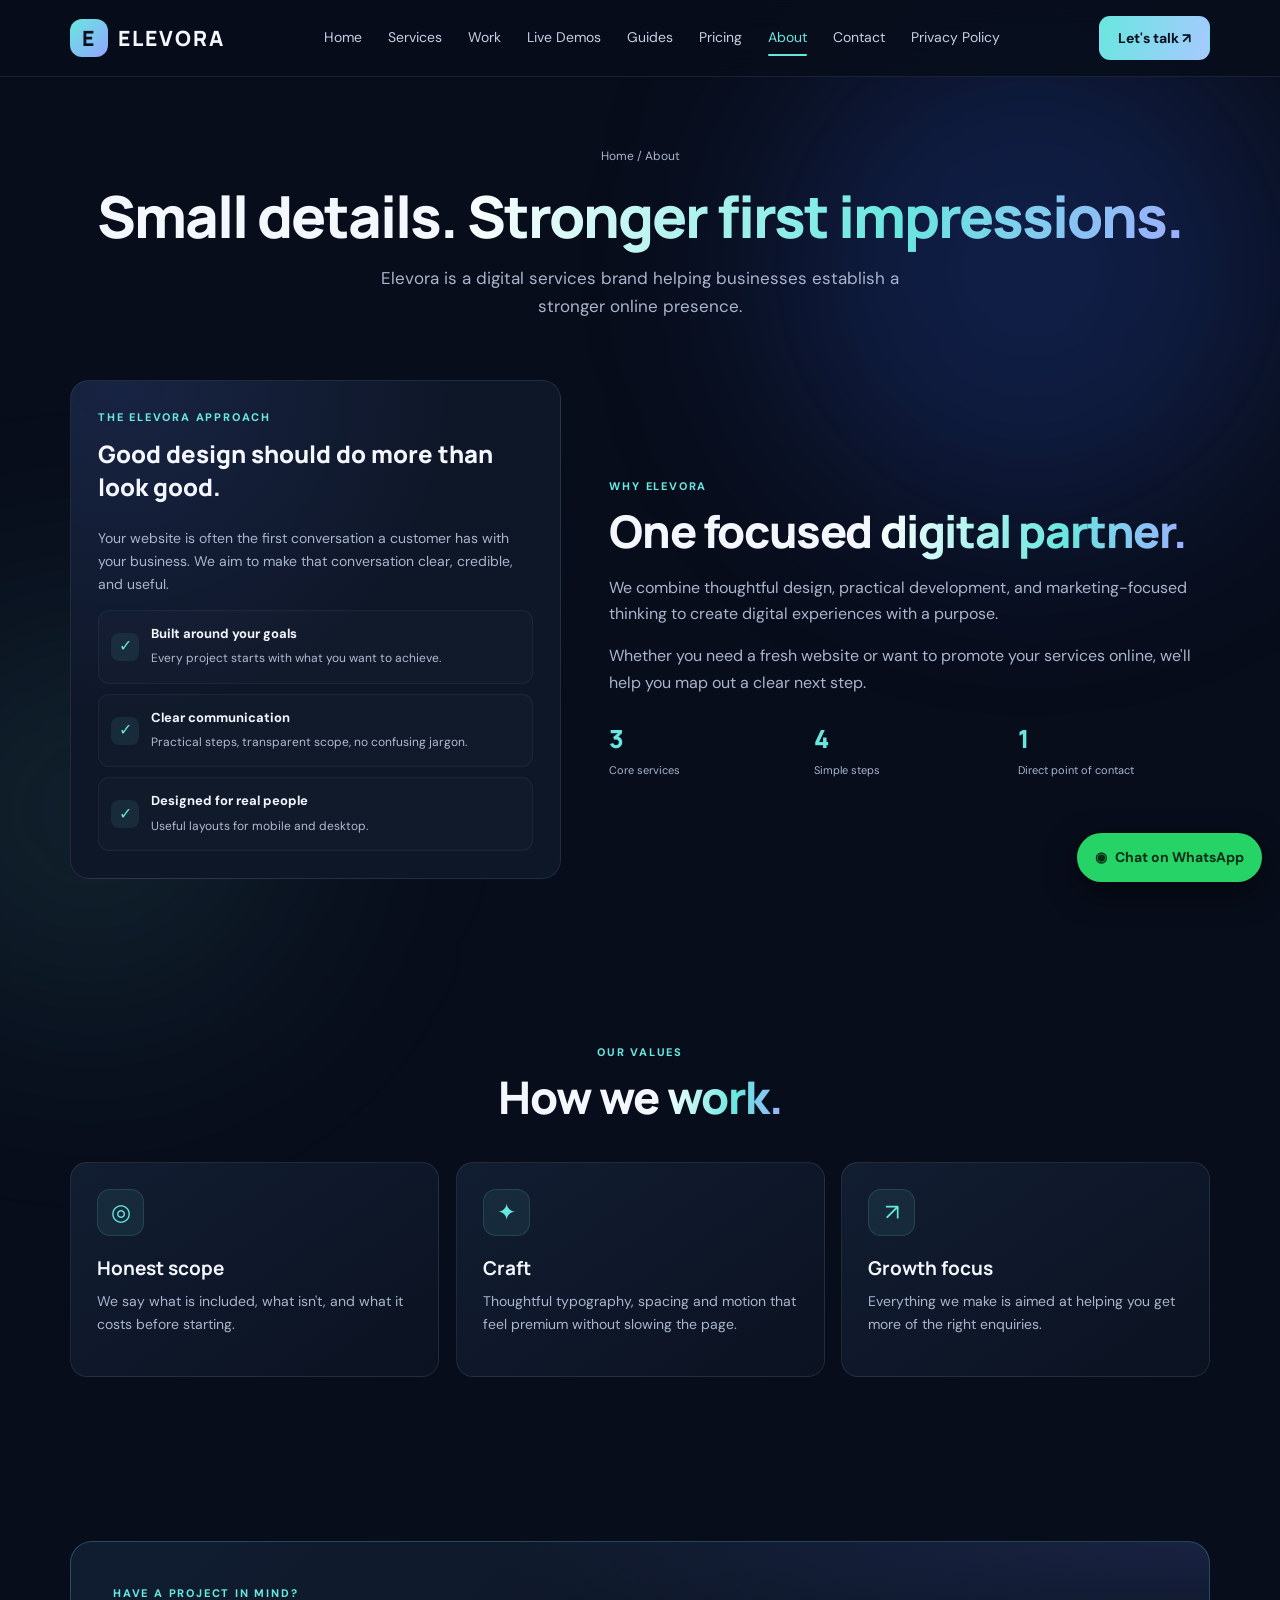
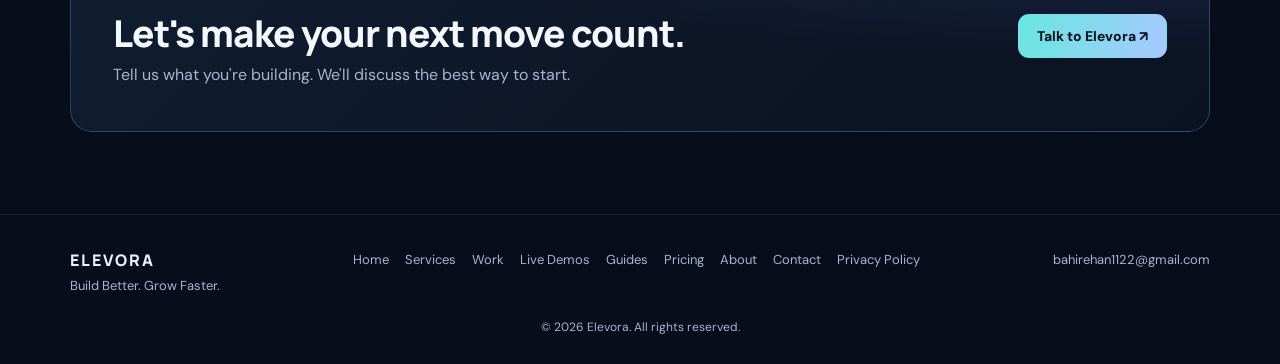
<file: about.html>
<!doctype html>
<html lang="en">
<head>
<meta charset="utf-8"><meta name="viewport" content="width=device-width,initial-scale=1"><meta name="theme-color" content="#080d1b">
<meta name="description" content="About Elevora: a focused digital partner for websites and Meta Ads.">
<title>About — Elevora</title>
<meta property="og:type" content="website"><meta property="og:title" content="About — Elevora"><meta property="og:description" content="About Elevora: a focused digital partner for websites and Meta Ads."><meta name="twitter:card" content="summary">
<link rel="icon" href="data:image/svg+xml,%3Csvg xmlns='http://www.w3.org/2000/svg' viewBox='0 0 64 64'%3E%3Crect width='64' height='64' rx='16' fill='%2368e7df'/%3E%3Ctext x='32' y='45' font-size='38' font-weight='800' text-anchor='middle' font-family='sans-serif' fill='%2307101c'%3EE%3C/text%3E%3C/svg%3E">
<script type="application/ld+json">{"@context":"https://schema.org","@type":"ProfessionalService","name":"Elevora","description":"Website development and Meta Ads for growing businesses.","email":"bahirehan1122@gmail.com","telephone":"+923397300404","areaServed":"Worldwide","serviceType":["Website development","Meta Ads management","Digital brand presence"]}</script>
<noscript><style>.reveal{opacity:1!important;transform:none!important}</style></noscript>
<link rel="preconnect" href="https://fonts.googleapis.com"><link rel="preconnect" href="https://fonts.gstatic.com" crossorigin>
<link href="https://fonts.googleapis.com/css2?family=DM+Sans:wght@400;500;600;700&family=Manrope:wght@500;600;700;800&display=swap" rel="stylesheet">
<link rel="stylesheet" href="styles.css">
</head>
<body>
<div id="progress"></div><div id="glow"></div>
<a class="skip" href="#main">Skip to content</a>
<header><div class="wrap nav"><a class="brand" href="index.html"><span class="mark">E</span>ELEVORA</a><nav class="links" id="navLinks" aria-label="Main navigation">
<a href="index.html">Home</a>
<a href="services.html">Services</a>
<a href="work.html">Work</a>
<a href="demos.html">Live Demos</a>
<a href="guides.html">Guides</a>
<a href="pricing.html">Pricing</a>
<a href="about.html" class="active" aria-current="page">About</a>
<a href="contact.html">Contact</a>
<a href="privacy-policy.html">Privacy Policy</a>
</nav><a class="btn primary" href="contact.html">Let's talk ↗</a><button class="menu" id="menuBtn" aria-label="Toggle navigation" aria-expanded="false">☰</button></div></header>
<main id="main">

<section class="page-hero"><div class="wrap"><div class="crumbs"><a href="index.html">Home</a> / About</div><h1>Small details. <span class="grad">Stronger first impressions.</span></h1><p class="lead">Elevora is a digital services brand helping businesses establish a stronger online presence.</p></div></section>
<section style="padding-top:30px"><div class="wrap about-grid"><div class="panel reveal"><div class="kicker">The Elevora approach</div><h3>Good design should do more than look good.</h3><p>Your website is often the first conversation a customer has with your business. We aim to make that conversation clear, credible, and useful.</p>
<div class="principle"><span class="tick" aria-hidden="true">✓</span><div><b>Built around your goals</b><small>Every project starts with what you want to achieve.</small></div></div>
<div class="principle"><span class="tick" aria-hidden="true">✓</span><div><b>Clear communication</b><small>Practical steps, transparent scope, no confusing jargon.</small></div></div>
<div class="principle"><span class="tick" aria-hidden="true">✓</span><div><b>Designed for real people</b><small>Useful layouts for mobile and desktop.</small></div></div></div>
<div class="about-copy reveal"><div class="kicker">Why Elevora</div><h2>One focused <span class="grad">digital partner.</span></h2><p>We combine thoughtful design, practical development, and marketing-focused thinking to create digital experiences with a purpose.</p><p>Whether you need a fresh website or want to promote your services online, we'll help you map out a clear next step.</p>
<div class="stats"><div class="stat"><strong>3</strong><span>Core services</span></div><div class="stat"><strong>4</strong><span>Simple steps</span></div><div class="stat"><strong>1</strong><span>Direct point of contact</span></div></div></div></div></section>
<section><div class="wrap"><div class="head reveal"><div class="kicker">Our values</div><h2>How we <span class="grad">work.</span></h2></div><div class="cards">
<div class="card tilt reveal"><div class="icon" aria-hidden="true">◎</div><h3>Honest scope</h3><p>We say what is included, what isn't, and what it costs before starting.</p></div>
<div class="card tilt reveal"><div class="icon" aria-hidden="true">✦</div><h3>Craft</h3><p>Thoughtful typography, spacing and motion that feel premium without slowing the page.</p></div>
<div class="card tilt reveal"><div class="icon" aria-hidden="true">↗</div><h3>Growth focus</h3><p>Everything we make is aimed at helping you get more of the right enquiries.</p></div></div></div></section>
<section><div class="wrap"><div class="cta reveal"><div><div class="kicker">Have a project in mind?</div><h2>Let's make your next move count.</h2><p>Tell us what you're building. We'll discuss the best way to start.</p></div><a class="btn primary" href="contact.html">Talk to Elevora ↗</a></div></div></section>

</main>
<a class="wa-float" href="https://wa.me/923397300404?text=Hi%20Elevora!" target="_blank" rel="noopener" aria-label="Chat on WhatsApp"><span aria-hidden="true">◉</span><span class="t">Chat on WhatsApp</span></a>
<footer><div class="wrap"><div class="footer-row"><div><div class="footer-brand">ELEVORA</div><div>Build Better. Grow Faster.</div></div><div class="footlinks"><a href="index.html">Home</a><a href="services.html">Services</a><a href="work.html">Work</a><a href="demos.html">Live Demos</a><a href="guides.html">Guides</a><a href="pricing.html">Pricing</a><a href="about.html">About</a><a href="contact.html">Contact</a><a href="privacy-policy.html">Privacy Policy</a></div><div class="footlinks"><a href="mailto:bahirehan1122@gmail.com">bahirehan1122@gmail.com</a></div></div><div class="copy">© <span id="year"></span> Elevora. All rights reserved.</div></div></footer>
<script src="script.js"></script>
</body></html>
</file>
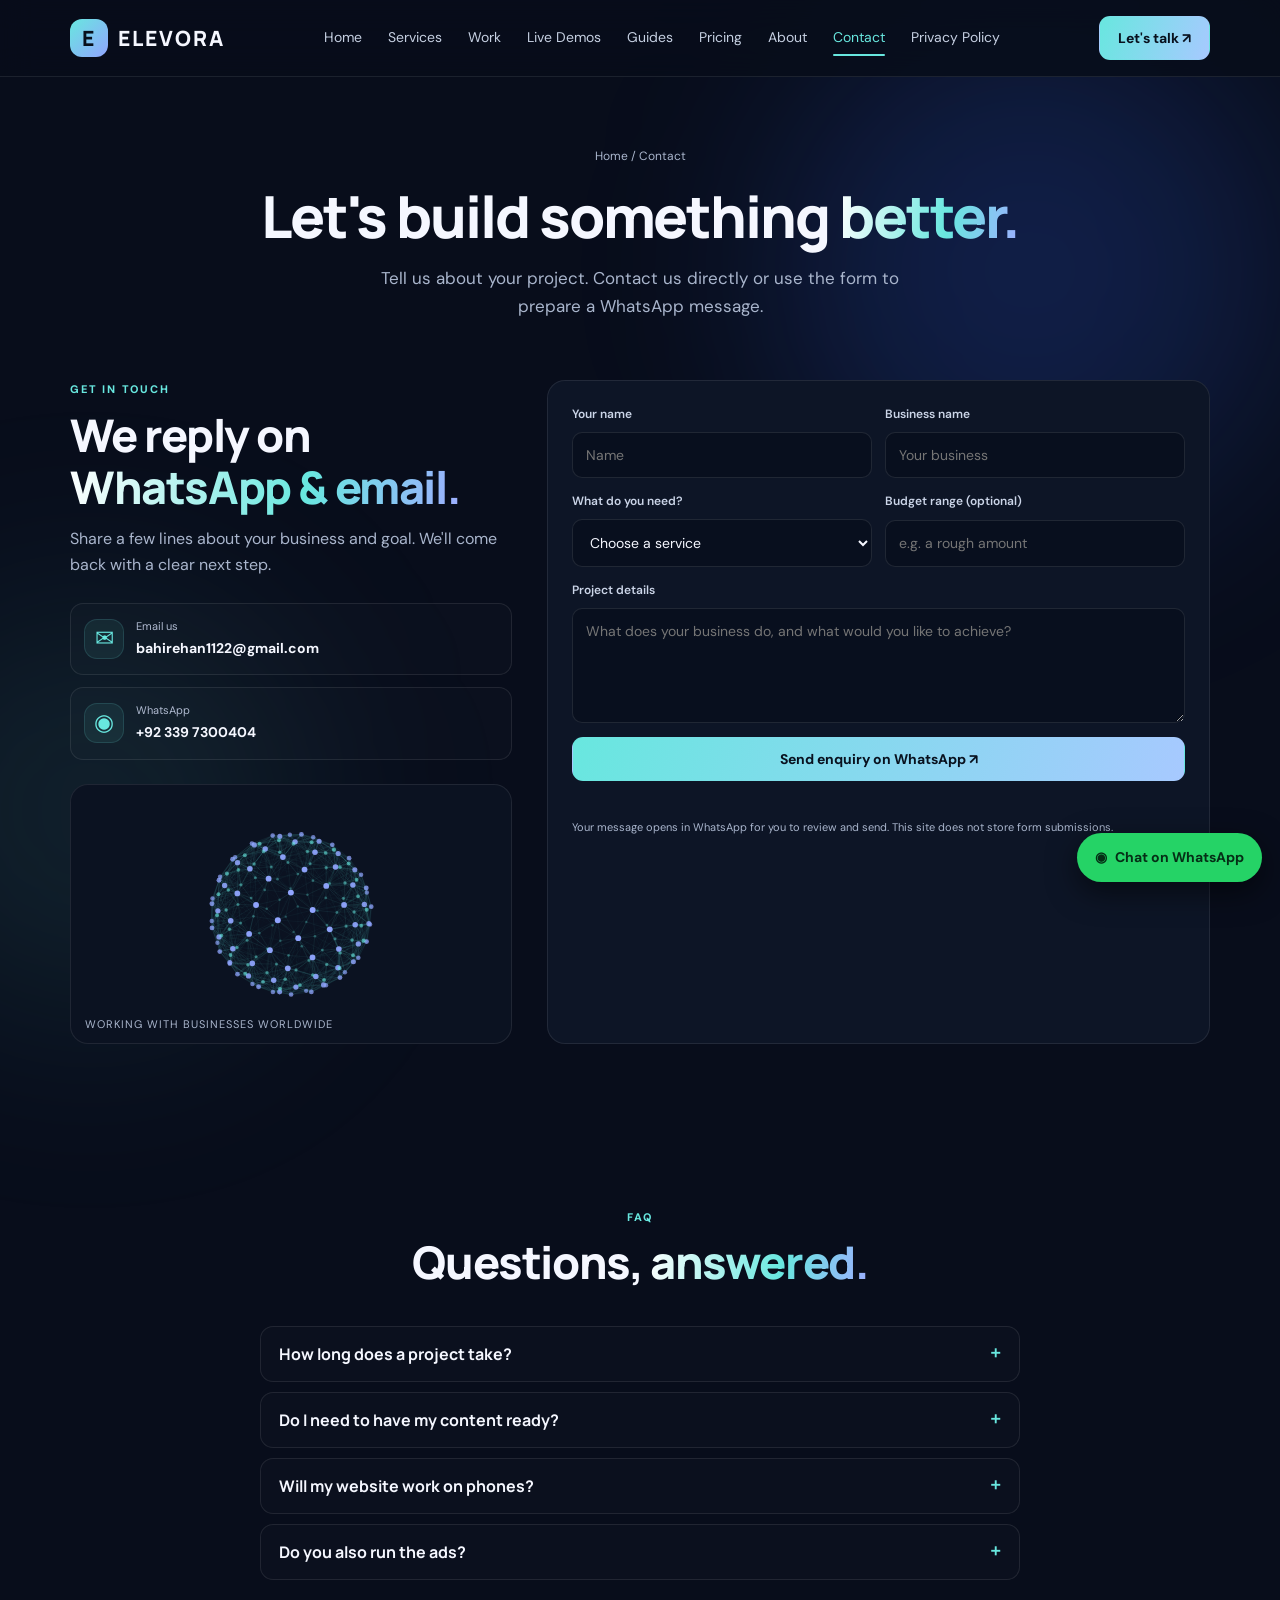
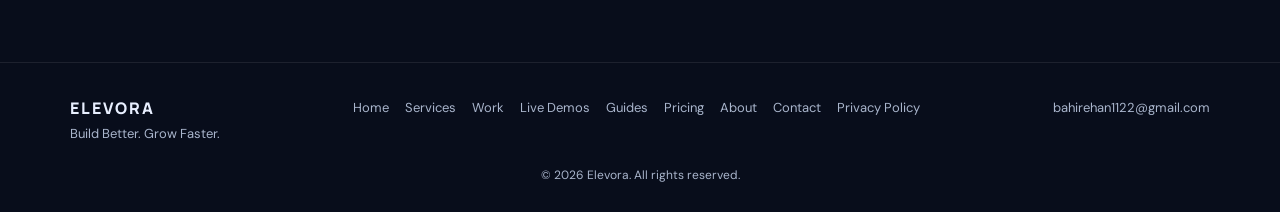
<file: contact.html>
<!doctype html>
<html lang="en">
<head>
<meta charset="utf-8"><meta name="viewport" content="width=device-width,initial-scale=1"><meta name="theme-color" content="#080d1b">
<meta name="description" content="Contact Elevora on WhatsApp or email to start your website or Meta Ads project.">
<title>Contact — Elevora</title>
<meta property="og:type" content="website"><meta property="og:title" content="Contact — Elevora"><meta property="og:description" content="Contact Elevora on WhatsApp or email to start your website or Meta Ads project."><meta name="twitter:card" content="summary">
<link rel="icon" href="data:image/svg+xml,%3Csvg xmlns='http://www.w3.org/2000/svg' viewBox='0 0 64 64'%3E%3Crect width='64' height='64' rx='16' fill='%2368e7df'/%3E%3Ctext x='32' y='45' font-size='38' font-weight='800' text-anchor='middle' font-family='sans-serif' fill='%2307101c'%3EE%3C/text%3E%3C/svg%3E">
<script type="application/ld+json">{"@context":"https://schema.org","@type":"ProfessionalService","name":"Elevora","description":"Website development and Meta Ads for growing businesses.","email":"bahirehan1122@gmail.com","telephone":"+923397300404","areaServed":"Worldwide","serviceType":["Website development","Meta Ads management","Digital brand presence"]}</script>
<noscript><style>.reveal{opacity:1!important;transform:none!important}</style></noscript>
<link rel="preconnect" href="https://fonts.googleapis.com"><link rel="preconnect" href="https://fonts.gstatic.com" crossorigin>
<link href="https://fonts.googleapis.com/css2?family=DM+Sans:wght@400;500;600;700&family=Manrope:wght@500;600;700;800&display=swap" rel="stylesheet">
<link rel="stylesheet" href="styles.css">
</head>
<body>
<div id="progress"></div><div id="glow"></div>
<a class="skip" href="#main">Skip to content</a>
<header><div class="wrap nav"><a class="brand" href="index.html"><span class="mark">E</span>ELEVORA</a><nav class="links" id="navLinks" aria-label="Main navigation">
<a href="index.html">Home</a>
<a href="services.html">Services</a>
<a href="work.html">Work</a>
<a href="demos.html">Live Demos</a>
<a href="guides.html">Guides</a>
<a href="pricing.html">Pricing</a>
<a href="about.html">About</a>
<a href="contact.html" class="active" aria-current="page">Contact</a>
<a href="privacy-policy.html">Privacy Policy</a>
</nav><a class="btn primary" href="contact.html">Let's talk ↗</a><button class="menu" id="menuBtn" aria-label="Toggle navigation" aria-expanded="false">☰</button></div></header>
<main id="main">

<section class="page-hero"><div class="wrap"><div class="crumbs"><a href="index.html">Home</a> / Contact</div><h1>Let's build something <span class="grad">better.</span></h1><p class="lead">Tell us about your project. Contact us directly or use the form to prepare a WhatsApp message.</p></div></section>
<section style="padding-top:30px"><div class="wrap contact-grid"><div class="contact-copy reveal"><div class="kicker">Get in touch</div><h2>We reply on <span class="grad">WhatsApp &amp; email.</span></h2><p>Share a few lines about your business and goal. We'll come back with a clear next step.</p>
<div class="contact-links"><a class="contact-link" href="mailto:bahirehan1122@gmail.com"><span class="icon" aria-hidden="true">✉</span><span><small>Email us</small><b>bahirehan1122@gmail.com</b></span></a><a class="contact-link" href="https://wa.me/923397300404" target="_blank" rel="noopener"><span class="icon" aria-hidden="true">◉</span><span><small>WhatsApp</small><b>+92 339 7300404</b></span></a></div>
<div class="globe-card"><canvas data-globe aria-hidden="true"></canvas><span>Working with businesses worldwide</span></div></div>
<form class="form reveal" id="contactForm"><input class="hp" type="text" name="website" tabindex="-1" autocomplete="off" aria-hidden="true">
<div class="field-grid"><div class="field"><label for="name">Your name</label><input id="name" name="name" placeholder="Name" autocomplete="name" required></div><div class="field"><label for="business">Business name</label><input id="business" name="business" placeholder="Your business"></div></div>
<div class="field-grid"><div class="field"><label for="service">What do you need?</label><select id="service" name="service" required><option value="">Choose a service</option><option>Business website</option><option>Landing page</option><option>Meta Ads</option><option>Website + Meta Ads</option><option>Other digital service</option></select></div><div class="field"><label for="budget">Budget range (optional)</label><input id="budget" name="budget" placeholder="e.g. a rough amount"></div></div>
<div class="field"><label for="message">Project details</label><textarea id="message" name="message" placeholder="What does your business do, and what would you like to achieve?" required></textarea></div>
<button class="btn primary" type="submit">Send enquiry on WhatsApp ↗</button><p id="formStatus" role="status" aria-live="polite"></p><p class="note">Your message opens in WhatsApp for you to review and send. This site does not store form submissions.</p></form></div></section>
<section><div class="wrap"><div class="head reveal"><div class="kicker">FAQ</div><h2>Questions, <span class="grad">answered.</span></h2></div><div class="faq reveal">
<details><summary>How long does a project take?</summary><p>A simple landing page is much quicker than a multi-page business site. You'll get a clear timeline during planning.</p></details>
<details><summary>Do I need to have my content ready?</summary><p>No. Share what you have — your business details, logo and photos — and we'll help structure the rest.</p></details>
<details><summary>Will my website work on phones?</summary><p>Yes. Every site is built to work on mobile and desktop.</p></details>
<details><summary>Do you also run the ads?</summary><p>Yes. We can set up and review Facebook and Instagram campaigns, on their own or together with a website.</p></details>
</div></div></section>

</main>
<a class="wa-float" href="https://wa.me/923397300404?text=Hi%20Elevora!" target="_blank" rel="noopener" aria-label="Chat on WhatsApp"><span aria-hidden="true">◉</span><span class="t">Chat on WhatsApp</span></a>
<footer><div class="wrap"><div class="footer-row"><div><div class="footer-brand">ELEVORA</div><div>Build Better. Grow Faster.</div></div><div class="footlinks"><a href="index.html">Home</a><a href="services.html">Services</a><a href="work.html">Work</a><a href="demos.html">Live Demos</a><a href="guides.html">Guides</a><a href="pricing.html">Pricing</a><a href="about.html">About</a><a href="contact.html">Contact</a><a href="privacy-policy.html">Privacy Policy</a></div><div class="footlinks"><a href="mailto:bahirehan1122@gmail.com">bahirehan1122@gmail.com</a></div></div><div class="copy">© <span id="year"></span> Elevora. All rights reserved.</div></div></footer>
<script src="script.js"></script>
</body></html>
</file>
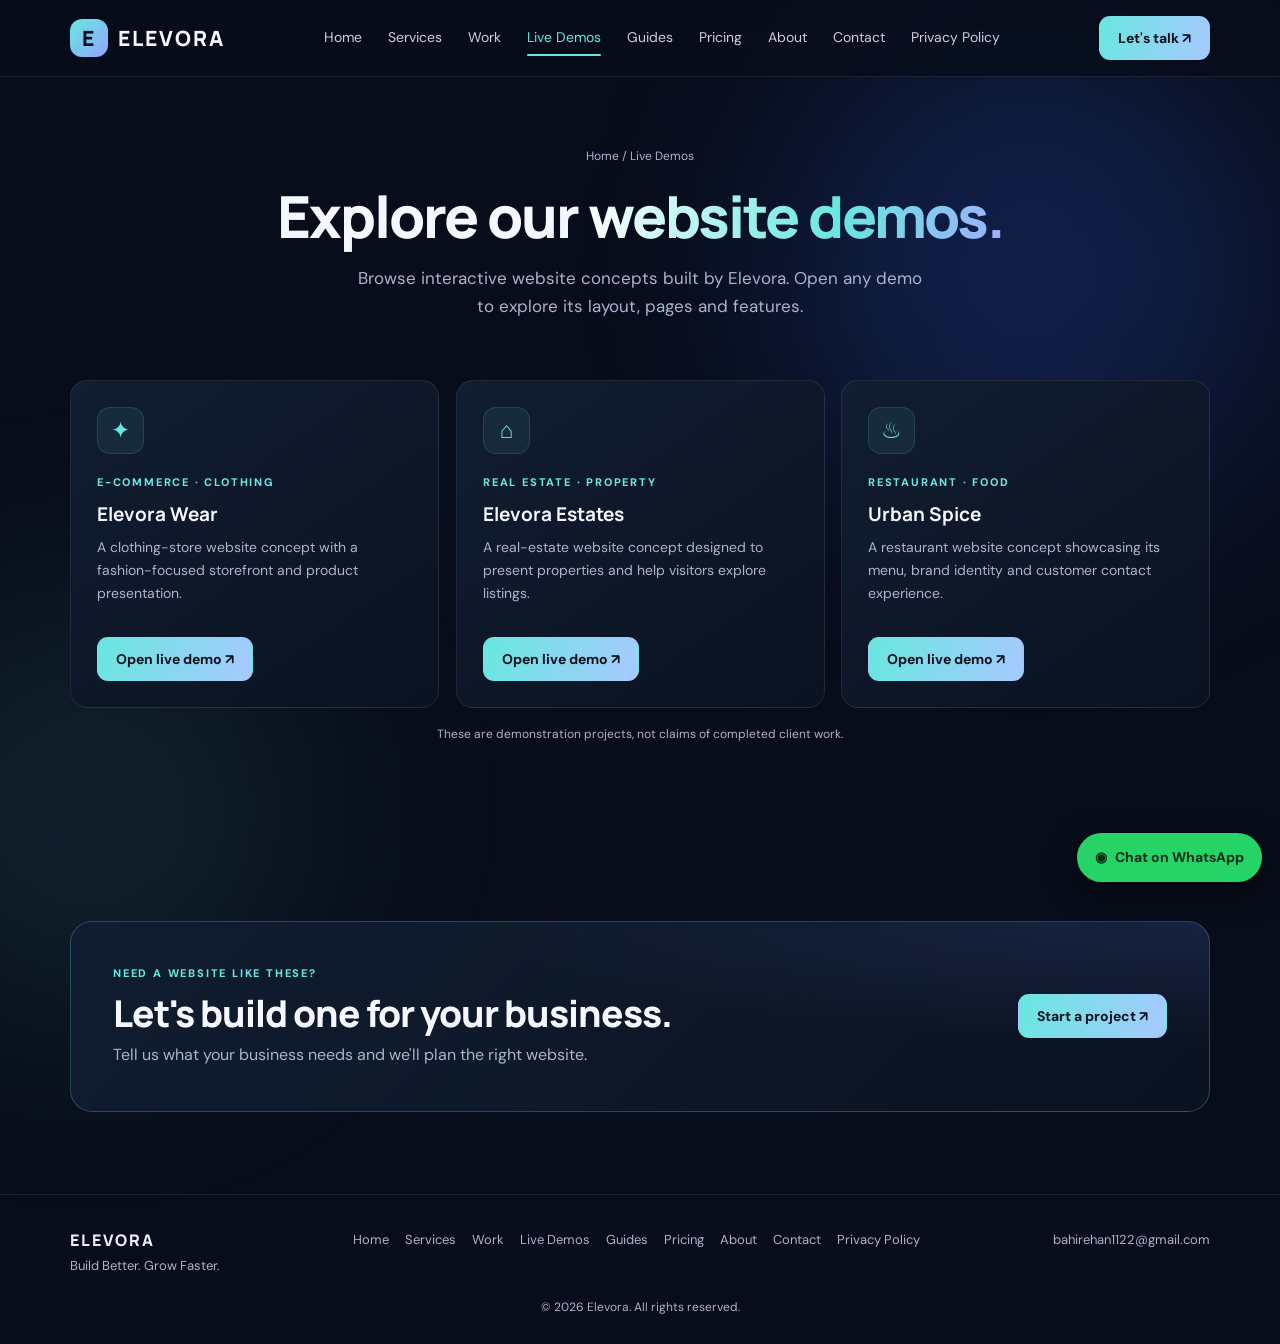
<file: demos.html>
<!doctype html>
<html lang="en">
<head>
<meta charset="utf-8">
<meta name="viewport" content="width=device-width,initial-scale=1">
<meta name="theme-color" content="#080d1b">
<meta name="description" content="Explore Elevora's website demo projects for clothing, real estate and restaurants.">
<title>Live Website Demos — Elevora</title>
<link rel="preconnect" href="https://fonts.googleapis.com">
<link rel="preconnect" href="https://fonts.gstatic.com" crossorigin>
<link href="https://fonts.googleapis.com/css2?family=DM+Sans:wght@400;500;600;700&family=Manrope:wght@500;600;700;800&display=swap" rel="stylesheet">
<link rel="stylesheet" href="styles.css">
</head>
<body>
<div id="progress"></div><div id="glow"></div>
<a class="skip" href="#main">Skip to content</a>
<header><div class="wrap nav">
<a class="brand" href="index.html"><span class="mark">E</span>ELEVORA</a>
<nav class="links" id="navLinks" aria-label="Main navigation">
<a href="index.html">Home</a>
<a href="services.html">Services</a>
<a href="work.html">Work</a>
<a href="demos.html" class="active" aria-current="page">Live Demos</a>
<a href="guides.html">Guides</a>
<a href="pricing.html">Pricing</a>
<a href="about.html">About</a>
<a href="contact.html">Contact</a>
<a href="privacy-policy.html">Privacy Policy</a>
</nav>
<a class="btn primary" href="contact.html">Let's talk ↗</a>
<button class="menu" id="menuBtn" aria-label="Toggle navigation" aria-expanded="false">☰</button>
</div></header>
<main id="main">
<section class="page-hero"><div class="wrap"><div class="crumbs"><a href="index.html">Home</a> / Live Demos</div><h1>Explore our <span class="grad">website demos.</span></h1><p class="lead">Browse interactive website concepts built by Elevora. Open any demo to explore its layout, pages and features.</p></div></section>
<section style="padding-top:30px"><div class="wrap">
<div class="cards">
<article class="card tilt reveal"><div class="icon" aria-hidden="true">✦</div><div class="kicker">E-commerce · Clothing</div><h3>Elevora Wear</h3><p>A clothing-store website concept with a fashion-focused storefront and product presentation.</p><a class="btn primary" href="https://bahirehan52-bot.github.io/elevora-clothing-demo-site/" target="_blank" rel="noopener noreferrer">Open live demo ↗</a></article>
<article class="card tilt reveal"><div class="icon" aria-hidden="true">⌂</div><div class="kicker">Real Estate · Property</div><h3>Elevora Estates</h3><p>A real-estate website concept designed to present properties and help visitors explore listings.</p><a class="btn primary" href="https://bahirehan52-bot.github.io/elevora-estates-demo-site/" target="_blank" rel="noopener noreferrer">Open live demo ↗</a></article>
<article class="card tilt reveal"><div class="icon" aria-hidden="true">♨</div><div class="kicker">Restaurant · Food</div><h3>Urban Spice</h3><p>A restaurant website concept showcasing its menu, brand identity and customer contact experience.</p><a class="btn primary" href="https://bahirehan52-bot.github.io/-urban-spice-demo/" target="_blank" rel="noopener noreferrer">Open live demo ↗</a></article>
</div>
<p class="hint">These are demonstration projects, not claims of completed client work.</p>
</div></section>
<section><div class="wrap"><div class="cta reveal"><div><div class="kicker">Need a website like these?</div><h2>Let's build one for your business.</h2><p>Tell us what your business needs and we'll plan the right website.</p></div><a class="btn primary" href="contact.html">Start a project ↗</a></div></div></section>
</main>
<a class="wa-float" href="https://wa.me/923397300404?text=Hi%20Elevora!" target="_blank" rel="noopener noreferrer" aria-label="Chat on WhatsApp"><span aria-hidden="true">◉</span><span class="t">Chat on WhatsApp</span></a>
<footer><div class="wrap"><div class="footer-row">
<div><div class="footer-brand">ELEVORA</div><div>Build Better. Grow Faster.</div></div>
<div class="footlinks"><a href="index.html">Home</a><a href="services.html">Services</a><a href="work.html">Work</a><a href="demos.html">Live Demos</a><a href="guides.html">Guides</a><a href="pricing.html">Pricing</a><a href="about.html">About</a><a href="contact.html">Contact</a><a href="privacy-policy.html">Privacy Policy</a></div>
<div class="footlinks"><a href="mailto:bahirehan1122@gmail.com">bahirehan1122@gmail.com</a></div>
</div><div class="copy">© <span id="year"></span> Elevora. All rights reserved.</div></div></footer>
<script src="script.js"></script>
</body></html>
</file>
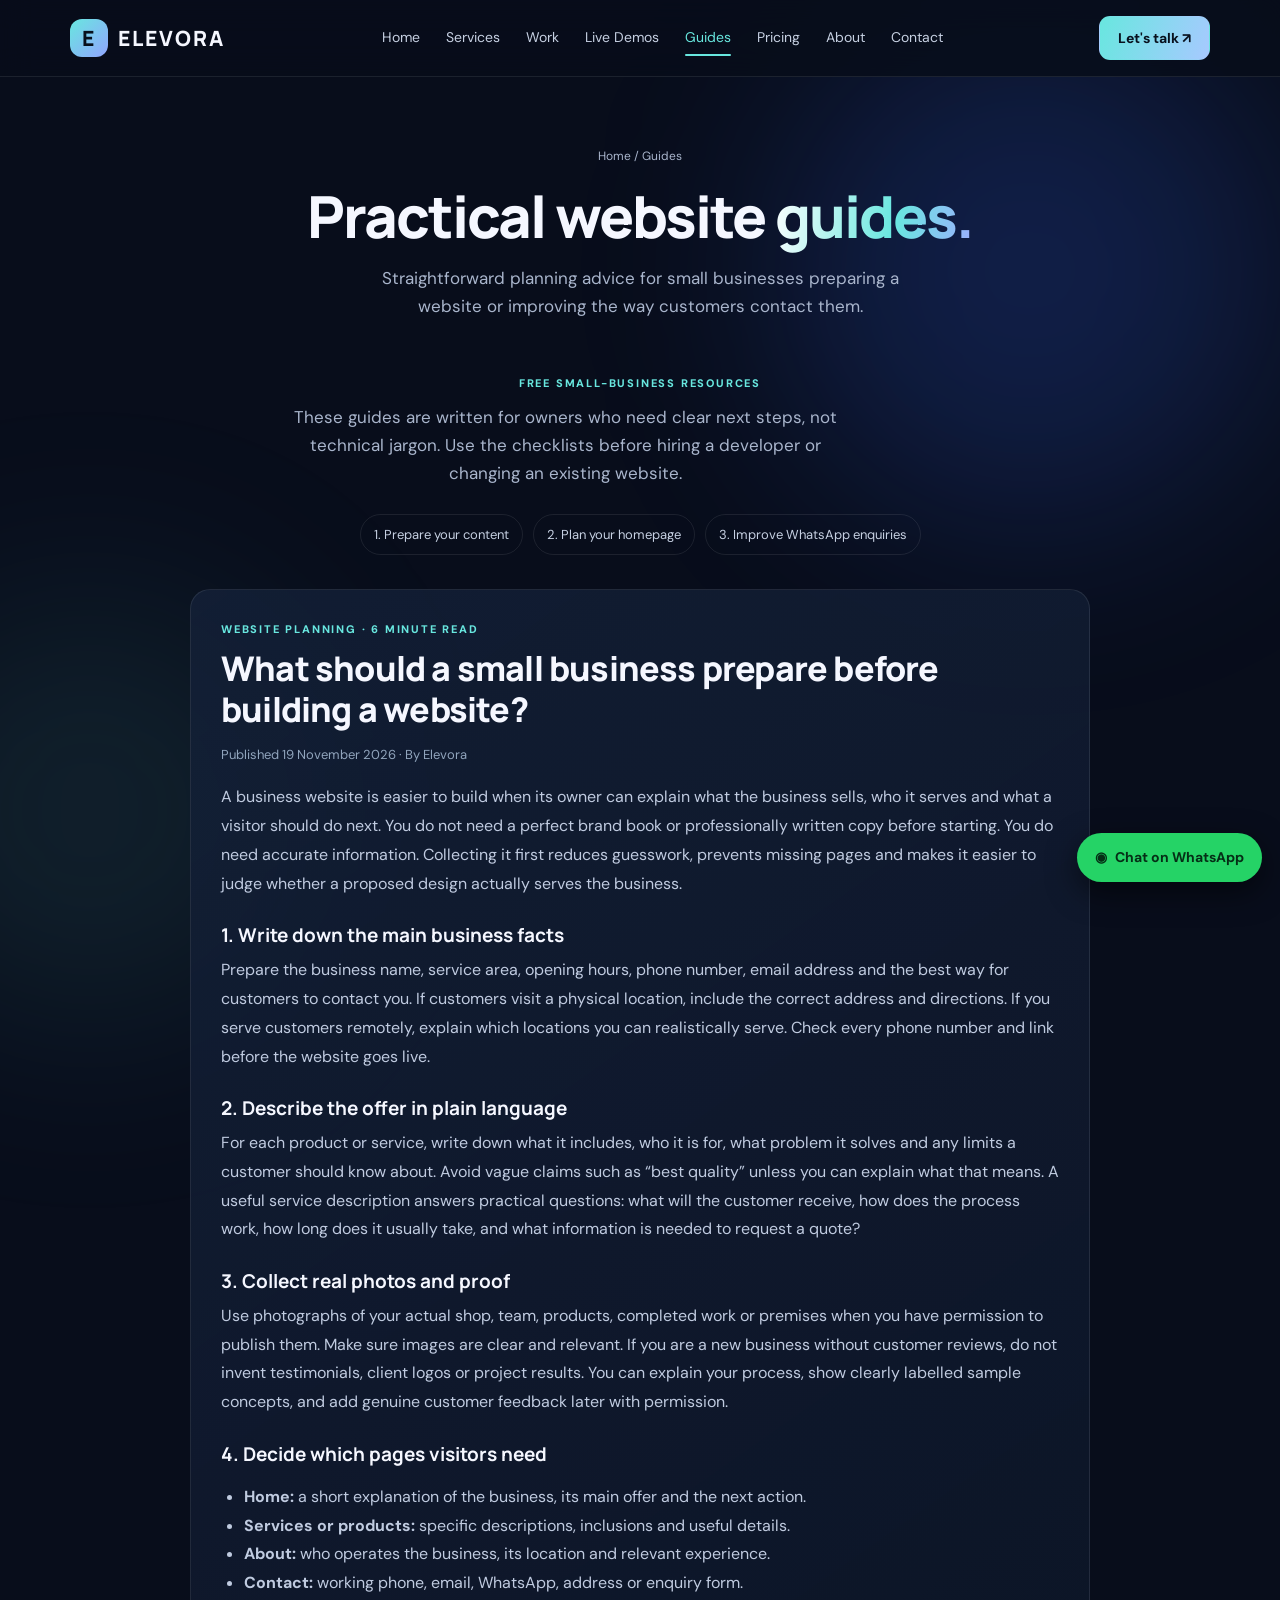
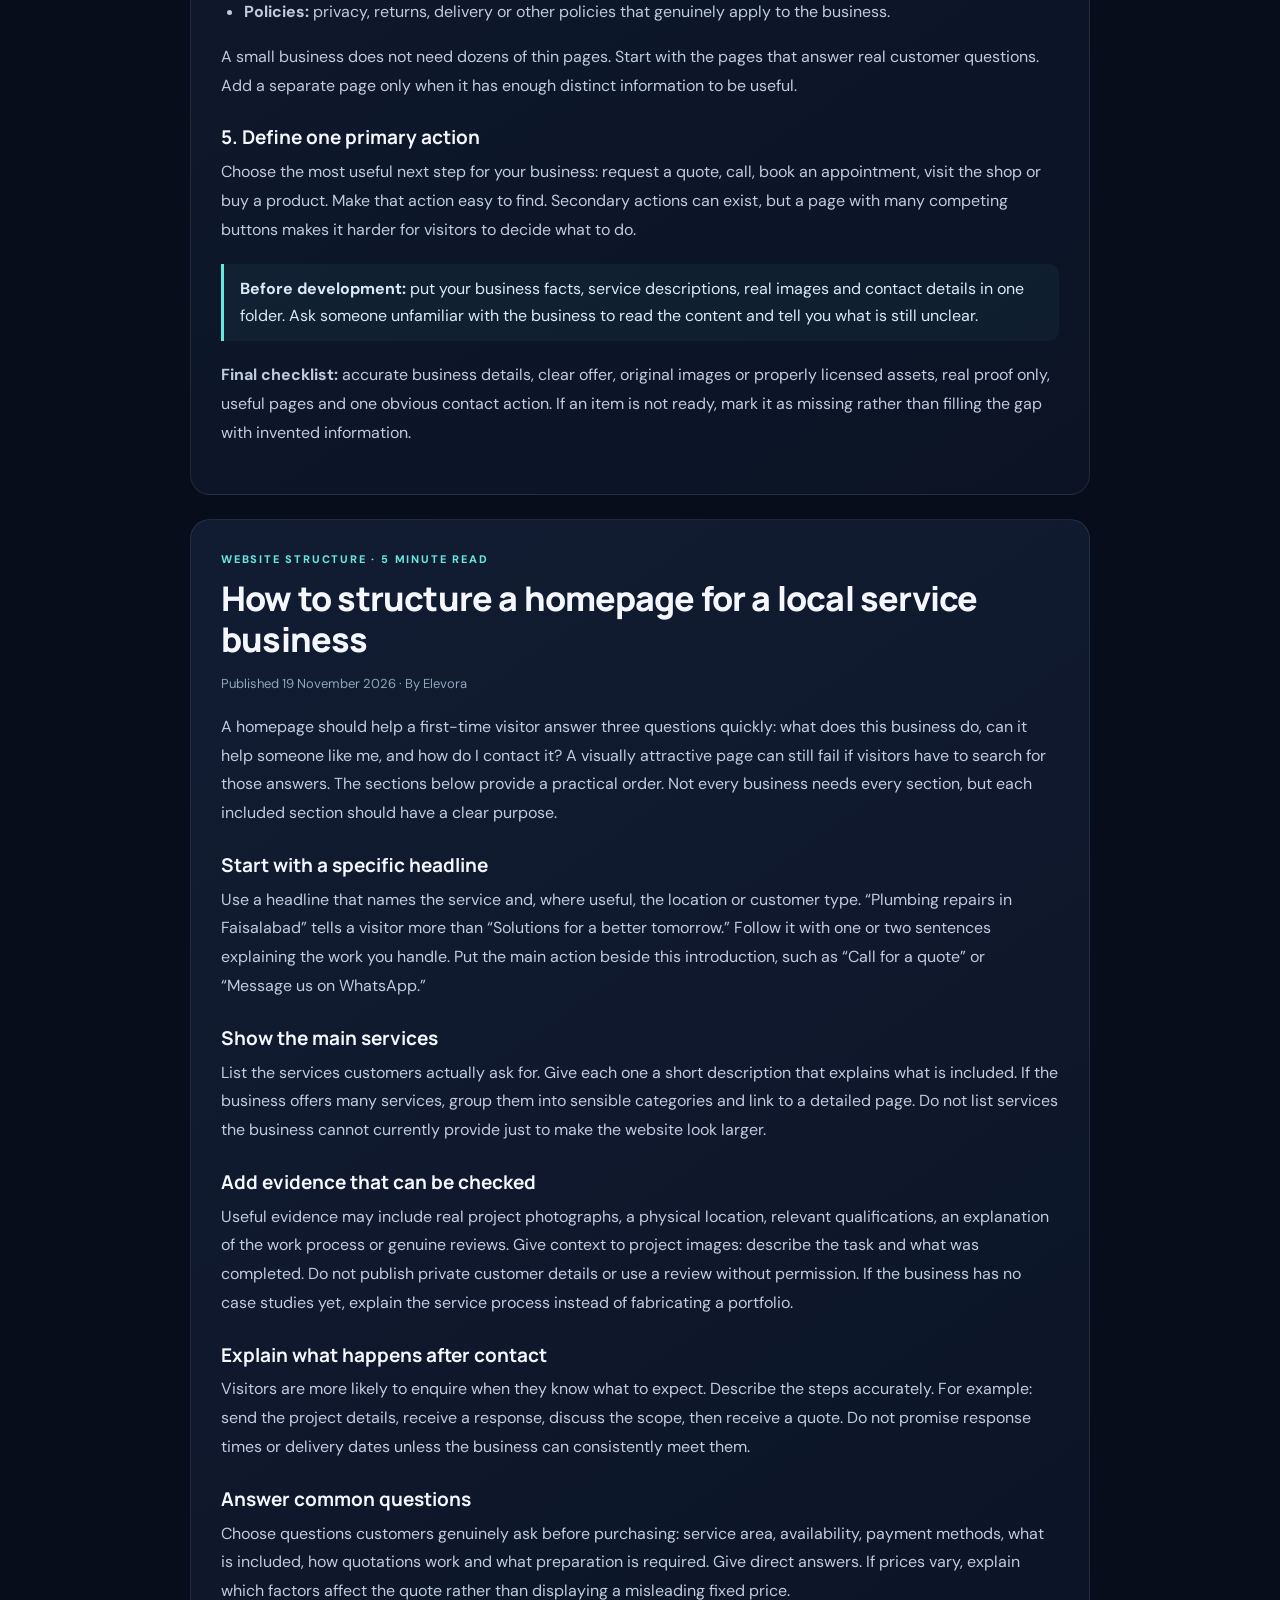
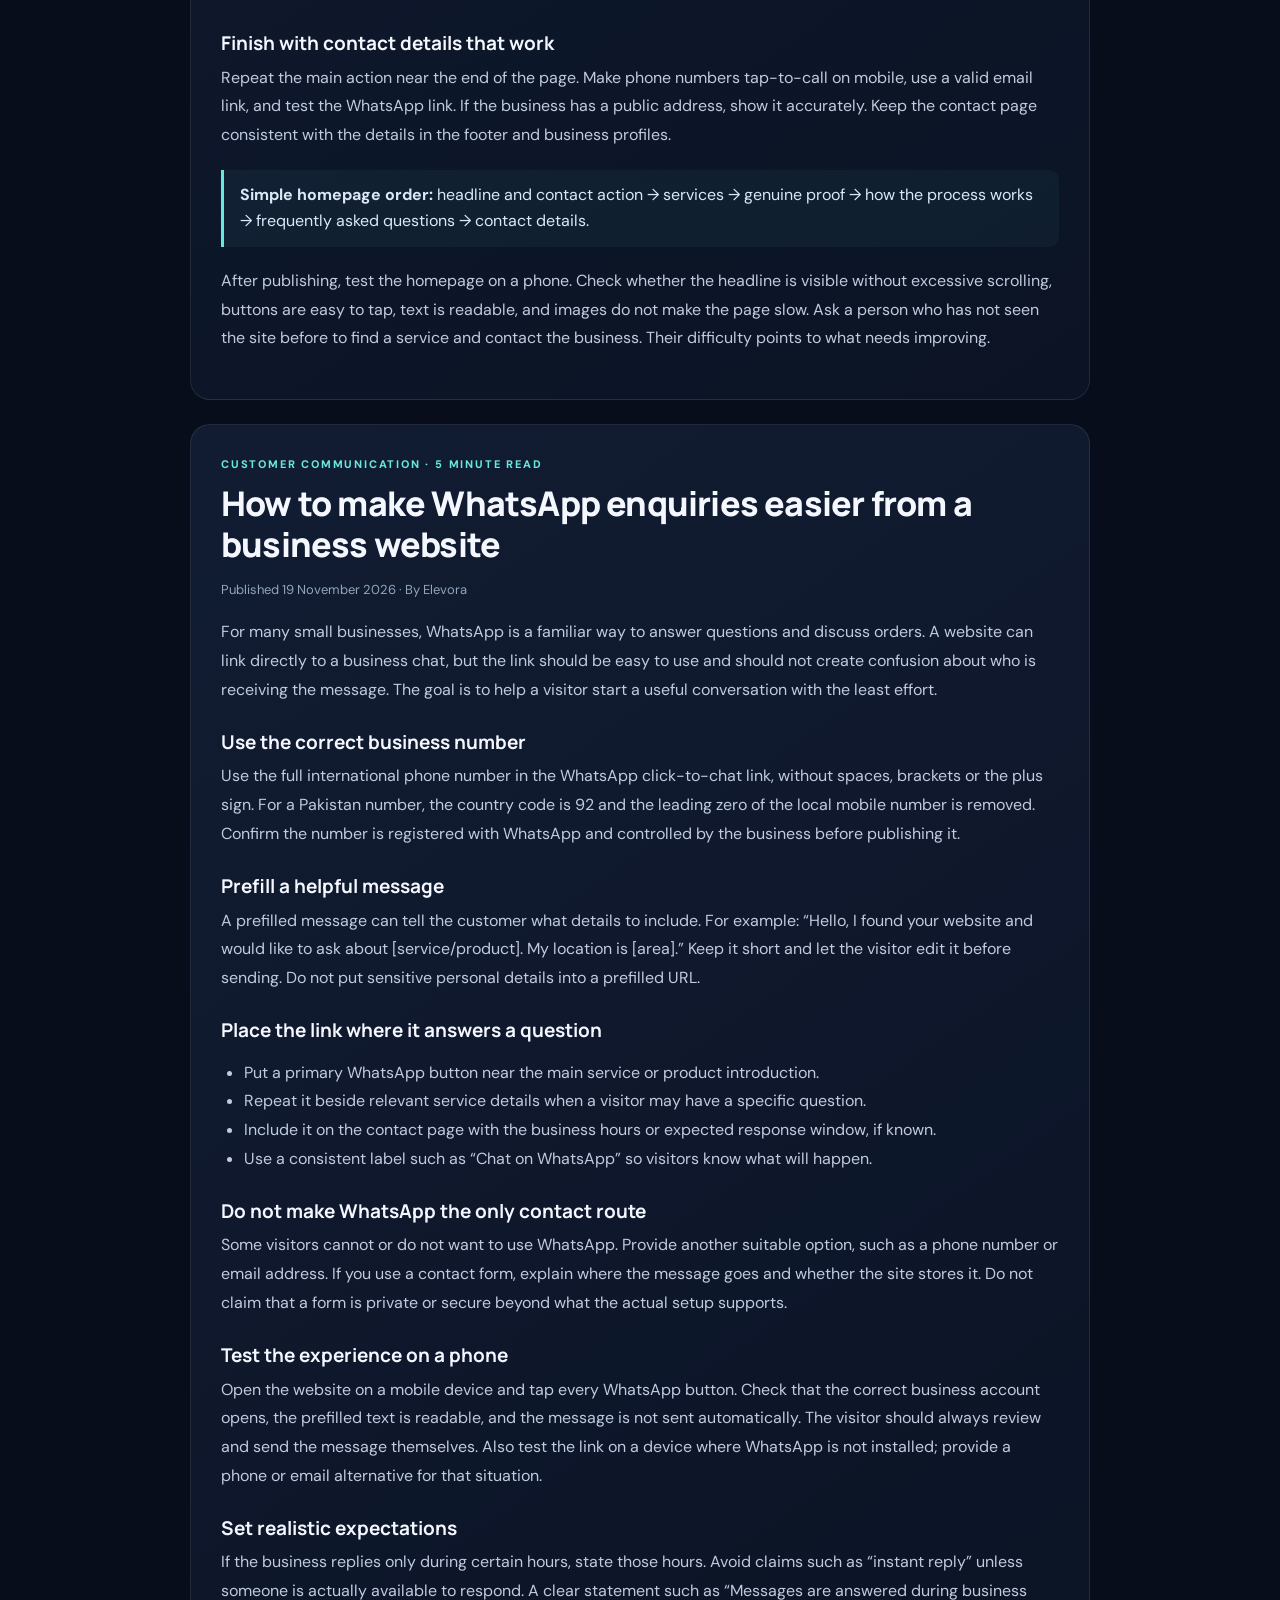
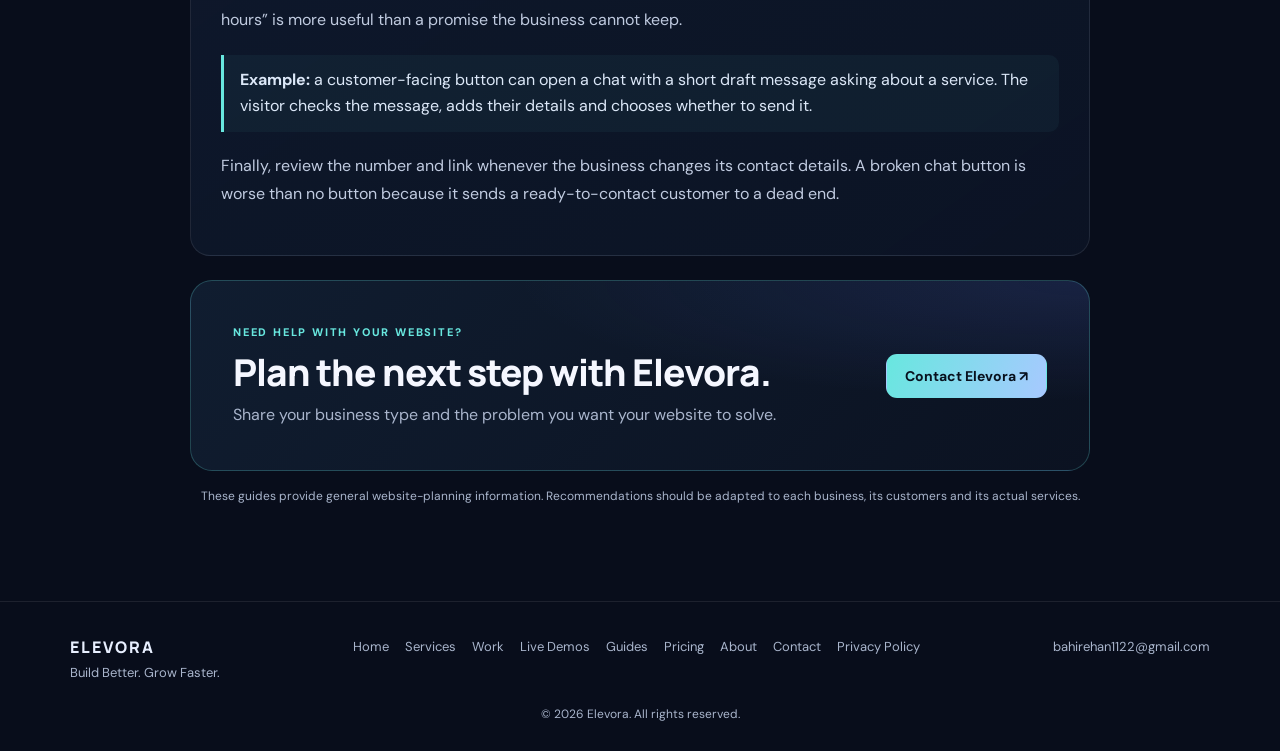
<file: guides.html>
<!doctype html>
<html lang="en">
<head>
<meta charset="utf-8">
<meta name="viewport" content="width=device-width,initial-scale=1">
<meta name="theme-color" content="#080d1b">
<meta name="description" content="Practical website planning guides for small businesses: what to prepare, how to structure a homepage, and how to make WhatsApp enquiries easier.">
<title>Small Business Website Guides — Elevora</title>
<link rel="canonical" href="https://elevora-site.pages.dev/guides.html">
<link rel="preconnect" href="https://fonts.googleapis.com">
<link rel="preconnect" href="https://fonts.gstatic.com" crossorigin>
<link href="https://fonts.googleapis.com/css2?family=DM+Sans:wght@400;500;600;700&family=Manrope:wght@500;600;700;800&display=swap" rel="stylesheet">
<link rel="stylesheet" href="styles.css">
<style>
.guide-wrap{max-width:900px;margin:auto}
.guide-intro{max-width:720px;margin:0 auto 34px;text-align:center}
.guide-article{padding:30px;margin:24px 0;border:1px solid var(--line);border-radius:20px;background:linear-gradient(145deg,#142139cc,#0c1425eF)}
.guide-article h2{font:800 clamp(25px,3.5vw,34px)/1.2 Manrope;letter-spacing:-.8px;margin:8px 0 14px}
.guide-article h3{font:700 19px/1.3 Manrope;margin:25px 0 8px;color:#f5f7ff}
.guide-article p,.guide-article li{color:#c0cbe0;line-height:1.8}
.guide-article ul,.guide-article ol{padding-left:23px}
.guide-meta{color:#91a5bd;font-size:13px;margin-bottom:18px}
.guide-callout{border-left:3px solid var(--cyan);padding:12px 16px;background:#68e7df0c;color:#dce8f8;margin:20px 0;border-radius:0 10px 10px 0}
.guide-toc{display:flex;gap:10px;flex-wrap:wrap;justify-content:center;margin:25px 0}
.guide-toc a{padding:9px 13px;border:1px solid var(--line);border-radius:30px;color:#c6d0e2;font-size:13px}
.guide-toc a:hover{border-color:var(--cyan);color:var(--cyan)}
@media(max-width:600px){.guide-article{padding:21px}.guide-article h2{font-size:25px}}
</style>
</head>
<body>
<div id="progress"></div><div id="glow"></div>
<a class="skip" href="#main">Skip to content</a>
<header>
<div class="wrap nav">
<a class="brand" href="index.html"><span class="mark">E</span>ELEVORA</a>
<nav class="links" id="navLinks" aria-label="Main navigation">
<a href="index.html">Home</a>
<a href="services.html">Services</a>
<a href="work.html">Work</a>
<a href="demos.html">Live Demos</a>
<a href="guides.html" class="active" aria-current="page">Guides</a>
<a href="pricing.html">Pricing</a>
<a href="about.html">About</a>
<a href="contact.html">Contact</a>
</nav>
<a class="btn primary" href="contact.html">Let's talk ↗</a>
<button class="menu" id="menuBtn" aria-label="Toggle navigation" aria-expanded="false">☰</button>
</div>
</header>
<main id="main">
<section class="page-hero">
<div class="wrap">
<div class="crumbs"><a href="index.html">Home</a> / Guides</div>
<h1>Practical website <span class="grad">guides.</span></h1>
<p class="lead">Straightforward planning advice for small businesses preparing a website or improving the way customers contact them.</p>
</div>
</section>
<section style="padding-top:24px">
<div class="wrap guide-wrap">
<div class="guide-intro">
<div class="kicker">Free small-business resources</div>
<p class="lead">These guides are written for owners who need clear next steps, not technical jargon. Use the checklists before hiring a developer or changing an existing website.</p>
<div class="guide-toc" aria-label="Guide contents">
<a href="#prepare">1. Prepare your content</a>
<a href="#homepage">2. Plan your homepage</a>
<a href="#whatsapp">3. Improve WhatsApp enquiries</a>
</div>
</div>

<article class="guide-article" id="prepare">
<div class="kicker">Website planning · 6 minute read</div>
<h2>What should a small business prepare before building a website?</h2>
<div class="guide-meta">Published 19 November 2026 · By Elevora</div>
<p>A business website is easier to build when its owner can explain what the business sells, who it serves and what a visitor should do next. You do not need a perfect brand book or professionally written copy before starting. You do need accurate information. Collecting it first reduces guesswork, prevents missing pages and makes it easier to judge whether a proposed design actually serves the business.</p>

<h3>1. Write down the main business facts</h3>
<p>Prepare the business name, service area, opening hours, phone number, email address and the best way for customers to contact you. If customers visit a physical location, include the correct address and directions. If you serve customers remotely, explain which locations you can realistically serve. Check every phone number and link before the website goes live.</p>

<h3>2. Describe the offer in plain language</h3>
<p>For each product or service, write down what it includes, who it is for, what problem it solves and any limits a customer should know about. Avoid vague claims such as “best quality” unless you can explain what that means. A useful service description answers practical questions: what will the customer receive, how does the process work, how long does it usually take, and what information is needed to request a quote?</p>

<h3>3. Collect real photos and proof</h3>
<p>Use photographs of your actual shop, team, products, completed work or premises when you have permission to publish them. Make sure images are clear and relevant. If you are a new business without customer reviews, do not invent testimonials, client logos or project results. You can explain your process, show clearly labelled sample concepts, and add genuine customer feedback later with permission.</p>

<h3>4. Decide which pages visitors need</h3>
<ul>
<li><strong>Home:</strong> a short explanation of the business, its main offer and the next action.</li>
<li><strong>Services or products:</strong> specific descriptions, inclusions and useful details.</li>
<li><strong>About:</strong> who operates the business, its location and relevant experience.</li>
<li><strong>Contact:</strong> working phone, email, WhatsApp, address or enquiry form.</li>
<li><strong>Policies:</strong> privacy, returns, delivery or other policies that genuinely apply to the business.</li>
</ul>
<p>A small business does not need dozens of thin pages. Start with the pages that answer real customer questions. Add a separate page only when it has enough distinct information to be useful.</p>

<h3>5. Define one primary action</h3>
<p>Choose the most useful next step for your business: request a quote, call, book an appointment, visit the shop or buy a product. Make that action easy to find. Secondary actions can exist, but a page with many competing buttons makes it harder for visitors to decide what to do.</p>

<div class="guide-callout"><strong>Before development:</strong> put your business facts, service descriptions, real images and contact details in one folder. Ask someone unfamiliar with the business to read the content and tell you what is still unclear.</div>
<p><strong>Final checklist:</strong> accurate business details, clear offer, original images or properly licensed assets, real proof only, useful pages and one obvious contact action. If an item is not ready, mark it as missing rather than filling the gap with invented information.</p>
</article>

<article class="guide-article" id="homepage">
<div class="kicker">Website structure · 5 minute read</div>
<h2>How to structure a homepage for a local service business</h2>
<div class="guide-meta">Published 19 November 2026 · By Elevora</div>
<p>A homepage should help a first-time visitor answer three questions quickly: what does this business do, can it help someone like me, and how do I contact it? A visually attractive page can still fail if visitors have to search for those answers. The sections below provide a practical order. Not every business needs every section, but each included section should have a clear purpose.</p>

<h3>Start with a specific headline</h3>
<p>Use a headline that names the service and, where useful, the location or customer type. “Plumbing repairs in Faisalabad” tells a visitor more than “Solutions for a better tomorrow.” Follow it with one or two sentences explaining the work you handle. Put the main action beside this introduction, such as “Call for a quote” or “Message us on WhatsApp.”</p>

<h3>Show the main services</h3>
<p>List the services customers actually ask for. Give each one a short description that explains what is included. If the business offers many services, group them into sensible categories and link to a detailed page. Do not list services the business cannot currently provide just to make the website look larger.</p>

<h3>Add evidence that can be checked</h3>
<p>Useful evidence may include real project photographs, a physical location, relevant qualifications, an explanation of the work process or genuine reviews. Give context to project images: describe the task and what was completed. Do not publish private customer details or use a review without permission. If the business has no case studies yet, explain the service process instead of fabricating a portfolio.</p>

<h3>Explain what happens after contact</h3>
<p>Visitors are more likely to enquire when they know what to expect. Describe the steps accurately. For example: send the project details, receive a response, discuss the scope, then receive a quote. Do not promise response times or delivery dates unless the business can consistently meet them.</p>

<h3>Answer common questions</h3>
<p>Choose questions customers genuinely ask before purchasing: service area, availability, payment methods, what is included, how quotations work and what preparation is required. Give direct answers. If prices vary, explain which factors affect the quote rather than displaying a misleading fixed price.</p>

<h3>Finish with contact details that work</h3>
<p>Repeat the main action near the end of the page. Make phone numbers tap-to-call on mobile, use a valid email link, and test the WhatsApp link. If the business has a public address, show it accurately. Keep the contact page consistent with the details in the footer and business profiles.</p>

<div class="guide-callout"><strong>Simple homepage order:</strong> headline and contact action → services → genuine proof → how the process works → frequently asked questions → contact details.</div>
<p>After publishing, test the homepage on a phone. Check whether the headline is visible without excessive scrolling, buttons are easy to tap, text is readable, and images do not make the page slow. Ask a person who has not seen the site before to find a service and contact the business. Their difficulty points to what needs improving.</p>
</article>

<article class="guide-article" id="whatsapp">
<div class="kicker">Customer communication · 5 minute read</div>
<h2>How to make WhatsApp enquiries easier from a business website</h2>
<div class="guide-meta">Published 19 November 2026 · By Elevora</div>
<p>For many small businesses, WhatsApp is a familiar way to answer questions and discuss orders. A website can link directly to a business chat, but the link should be easy to use and should not create confusion about who is receiving the message. The goal is to help a visitor start a useful conversation with the least effort.</p>

<h3>Use the correct business number</h3>
<p>Use the full international phone number in the WhatsApp click-to-chat link, without spaces, brackets or the plus sign. For a Pakistan number, the country code is 92 and the leading zero of the local mobile number is removed. Confirm the number is registered with WhatsApp and controlled by the business before publishing it.</p>

<h3>Prefill a helpful message</h3>
<p>A prefilled message can tell the customer what details to include. For example: “Hello, I found your website and would like to ask about [service/product]. My location is [area].” Keep it short and let the visitor edit it before sending. Do not put sensitive personal details into a prefilled URL.</p>

<h3>Place the link where it answers a question</h3>
<ul>
<li>Put a primary WhatsApp button near the main service or product introduction.</li>
<li>Repeat it beside relevant service details when a visitor may have a specific question.</li>
<li>Include it on the contact page with the business hours or expected response window, if known.</li>
<li>Use a consistent label such as “Chat on WhatsApp” so visitors know what will happen.</li>
</ul>

<h3>Do not make WhatsApp the only contact route</h3>
<p>Some visitors cannot or do not want to use WhatsApp. Provide another suitable option, such as a phone number or email address. If you use a contact form, explain where the message goes and whether the site stores it. Do not claim that a form is private or secure beyond what the actual setup supports.</p>

<h3>Test the experience on a phone</h3>
<p>Open the website on a mobile device and tap every WhatsApp button. Check that the correct business account opens, the prefilled text is readable, and the message is not sent automatically. The visitor should always review and send the message themselves. Also test the link on a device where WhatsApp is not installed; provide a phone or email alternative for that situation.</p>

<h3>Set realistic expectations</h3>
<p>If the business replies only during certain hours, state those hours. Avoid claims such as “instant reply” unless someone is actually available to respond. A clear statement such as “Messages are answered during business hours” is more useful than a promise the business cannot keep.</p>

<div class="guide-callout"><strong>Example:</strong> a customer-facing button can open a chat with a short draft message asking about a service. The visitor checks the message, adds their details and chooses whether to send it.</div>
<p>Finally, review the number and link whenever the business changes its contact details. A broken chat button is worse than no button because it sends a ready-to-contact customer to a dead end.</p>
</article>

<section class="cta reveal">
<div><div class="kicker">Need help with your website?</div><h2>Plan the next step with Elevora.</h2><p>Share your business type and the problem you want your website to solve.</p></div>
<a class="btn primary" href="contact.html">Contact Elevora ↗</a>
</section>
<p class="hint">These guides provide general website-planning information. Recommendations should be adapted to each business, its customers and its actual services.</p>
</div>
</section>
</main>
<a class="wa-float" href="https://wa.me/923397300404?text=Hi%20Elevora!" target="_blank" rel="noopener noreferrer" aria-label="Chat on WhatsApp"><span aria-hidden="true">◉</span><span class="t">Chat on WhatsApp</span></a>
<footer>
<div class="wrap">
<div class="footer-row">
<div><div class="footer-brand">ELEVORA</div><div>Build Better. Grow Faster.</div></div>
<div class="footlinks"><a href="index.html">Home</a><a href="services.html">Services</a><a href="work.html">Work</a><a href="demos.html">Live Demos</a><a href="guides.html">Guides</a><a href="pricing.html">Pricing</a><a href="about.html">About</a><a href="contact.html">Contact</a><a href="privacy-policy.html">Privacy Policy</a></div>
<div class="footlinks"><a href="mailto:bahirehan1122@gmail.com">bahirehan1122@gmail.com</a></div>
</div>
<div class="copy">© <span id="year"></span> Elevora. All rights reserved.</div>
</div>
</footer>
<script src="script.js"></script>
</body>
</html>
</file>
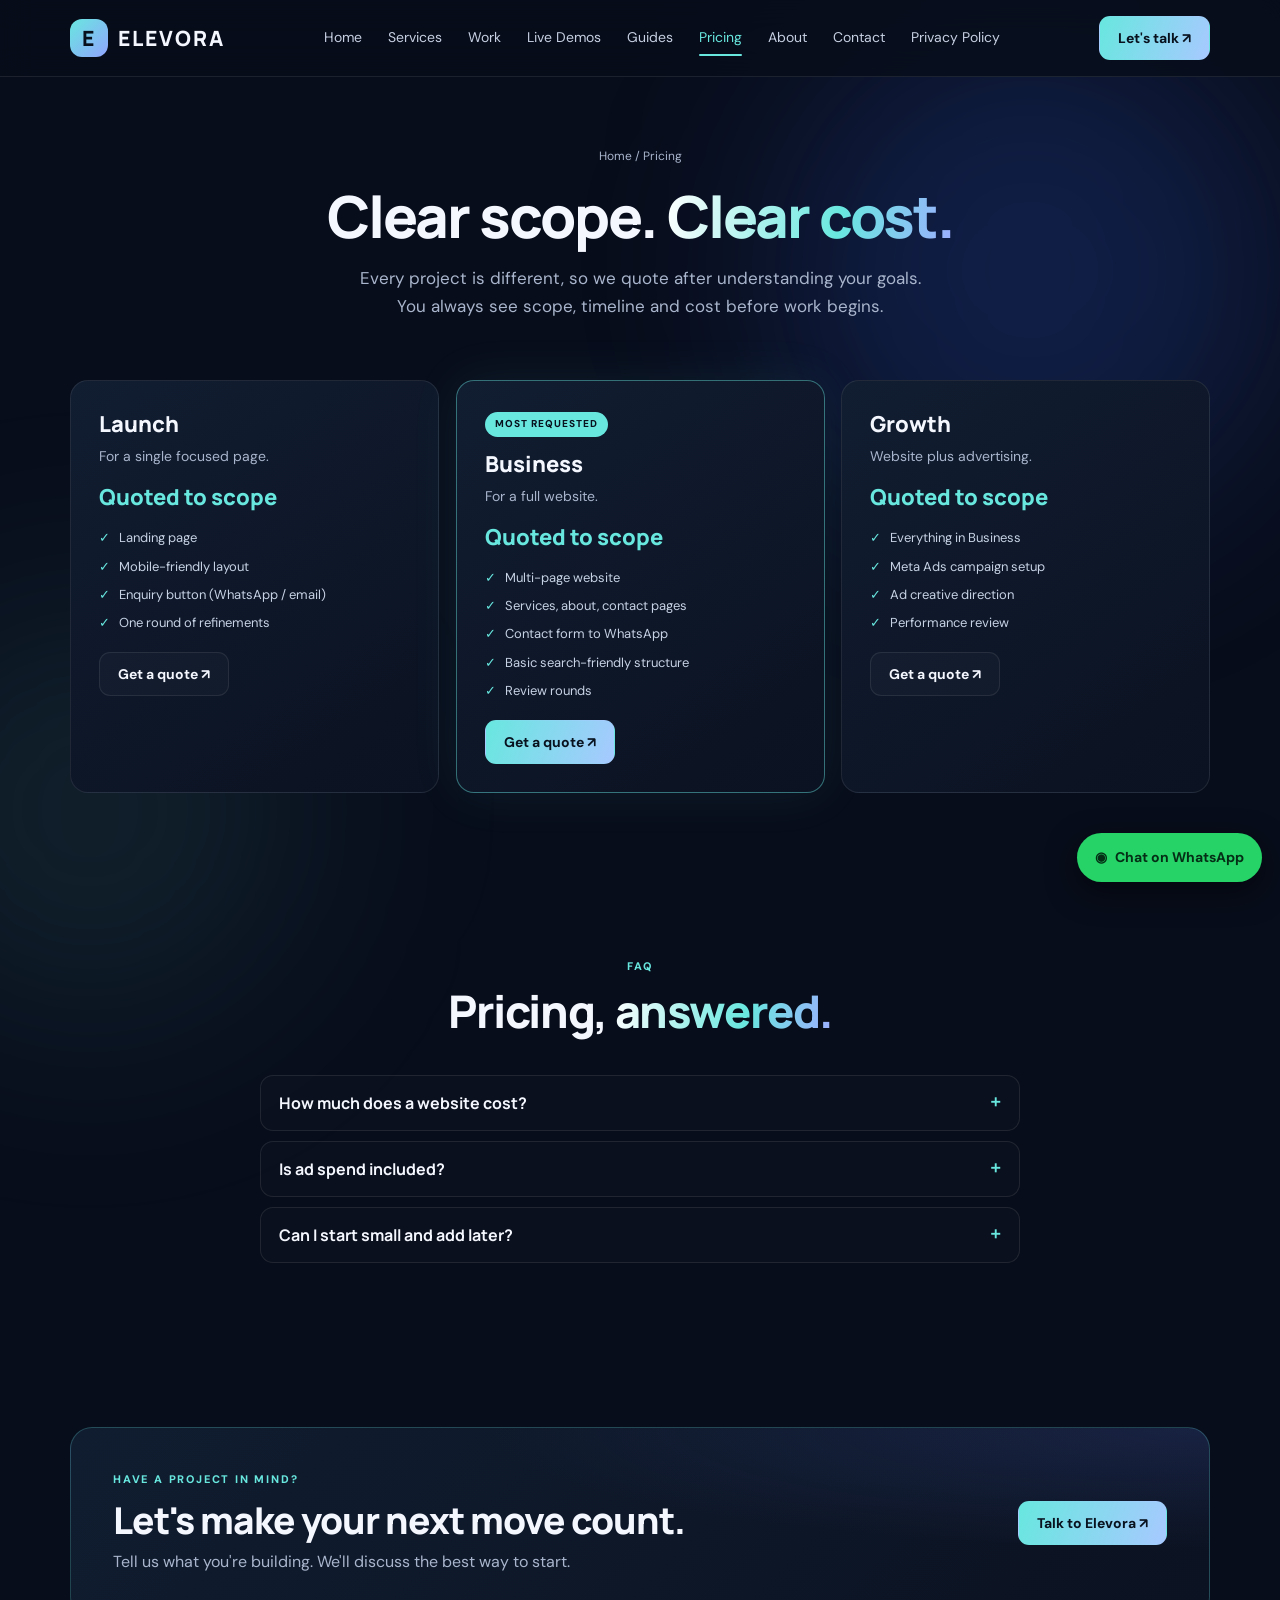
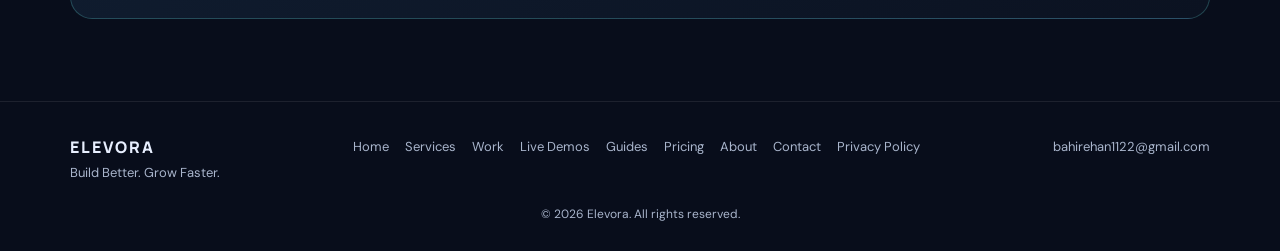
<file: pricing.html>
<!doctype html>
<html lang="en">
<head>
<meta charset="utf-8"><meta name="viewport" content="width=device-width,initial-scale=1"><meta name="theme-color" content="#080d1b">
<meta name="description" content="Scope-based quotes for websites and Meta Ads from Elevora.">
<title>Pricing — Elevora</title>
<meta property="og:type" content="website"><meta property="og:title" content="Pricing — Elevora"><meta property="og:description" content="Scope-based quotes for websites and Meta Ads from Elevora."><meta name="twitter:card" content="summary">
<link rel="icon" href="data:image/svg+xml,%3Csvg xmlns='http://www.w3.org/2000/svg' viewBox='0 0 64 64'%3E%3Crect width='64' height='64' rx='16' fill='%2368e7df'/%3E%3Ctext x='32' y='45' font-size='38' font-weight='800' text-anchor='middle' font-family='sans-serif' fill='%2307101c'%3EE%3C/text%3E%3C/svg%3E">
<script type="application/ld+json">{"@context":"https://schema.org","@type":"ProfessionalService","name":"Elevora","description":"Website development and Meta Ads for growing businesses.","email":"bahirehan1122@gmail.com","telephone":"+923397300404","areaServed":"Worldwide","serviceType":["Website development","Meta Ads management","Digital brand presence"]}</script>
<noscript><style>.reveal{opacity:1!important;transform:none!important}</style></noscript>
<link rel="preconnect" href="https://fonts.googleapis.com"><link rel="preconnect" href="https://fonts.gstatic.com" crossorigin>
<link href="https://fonts.googleapis.com/css2?family=DM+Sans:wght@400;500;600;700&family=Manrope:wght@500;600;700;800&display=swap" rel="stylesheet">
<link rel="stylesheet" href="styles.css">
</head>
<body>
<div id="progress"></div><div id="glow"></div>
<a class="skip" href="#main">Skip to content</a>
<header><div class="wrap nav"><a class="brand" href="index.html"><span class="mark">E</span>ELEVORA</a><nav class="links" id="navLinks" aria-label="Main navigation">
<a href="index.html">Home</a>
<a href="services.html">Services</a>
<a href="work.html">Work</a>
<a href="demos.html">Live Demos</a>
<a href="guides.html">Guides</a>
<a href="pricing.html" class="active" aria-current="page">Pricing</a>
<a href="about.html">About</a>
<a href="contact.html">Contact</a>
<a href="privacy-policy.html">Privacy Policy</a>
</nav><a class="btn primary" href="contact.html">Let's talk ↗</a><button class="menu" id="menuBtn" aria-label="Toggle navigation" aria-expanded="false">☰</button></div></header>
<main id="main">

<section class="page-hero"><div class="wrap"><div class="crumbs"><a href="index.html">Home</a> / Pricing</div><h1>Clear scope. <span class="grad">Clear cost.</span></h1><p class="lead">Every project is different, so we quote after understanding your goals. You always see scope, timeline and cost before work begins.</p></div></section>
<section style="padding-top:30px"><div class="wrap"><div class="cards">
<div class="price card tilt reveal"><h3>Launch</h3><p class="for">For a single focused page.</p><div class="quote">Quoted to scope</div><ul><li>Landing page</li><li>Mobile-friendly layout</li><li>Enquiry button (WhatsApp / email)</li><li>One round of refinements</li></ul><a class="btn secondary" href="contact.html">Get a quote ↗</a></div>
<div class="price card tilt reveal pop"><span class="badge">Most requested</span><br><h3>Business</h3><p class="for">For a full website.</p><div class="quote">Quoted to scope</div><ul><li>Multi-page website</li><li>Services, about, contact pages</li><li>Contact form to WhatsApp</li><li>Basic search-friendly structure</li><li>Review rounds</li></ul><a class="btn primary" href="contact.html">Get a quote ↗</a></div>
<div class="price card tilt reveal"><h3>Growth</h3><p class="for">Website plus advertising.</p><div class="quote">Quoted to scope</div><ul><li>Everything in Business</li><li>Meta Ads campaign setup</li><li>Ad creative direction</li><li>Performance review</li></ul><a class="btn secondary" href="contact.html">Get a quote ↗</a></div>
</div></div></section>
<section><div class="wrap"><div class="head reveal"><div class="kicker">FAQ</div><h2>Pricing, <span class="grad">answered.</span></h2></div><div class="faq reveal">
<details><summary>How much does a website cost?</summary><p>It depends on the number of pages and features. We outline scope, timeline and cost in the planning step, before any work begins.</p></details>
<details><summary>Is ad spend included?</summary><p>No. Ad spend is paid to Meta directly by you. Our quote covers setup, creative direction and review.</p></details>
<details><summary>Can I start small and add later?</summary><p>Yes. Many clients start with a landing page and expand into a full site or ads.</p></details>
</div></div></section>
<section><div class="wrap"><div class="cta reveal"><div><div class="kicker">Have a project in mind?</div><h2>Let's make your next move count.</h2><p>Tell us what you're building. We'll discuss the best way to start.</p></div><a class="btn primary" href="contact.html">Talk to Elevora ↗</a></div></div></section>

</main>
<a class="wa-float" href="https://wa.me/923397300404?text=Hi%20Elevora!" target="_blank" rel="noopener" aria-label="Chat on WhatsApp"><span aria-hidden="true">◉</span><span class="t">Chat on WhatsApp</span></a>
<footer><div class="wrap"><div class="footer-row"><div><div class="footer-brand">ELEVORA</div><div>Build Better. Grow Faster.</div></div><div class="footlinks"><a href="index.html">Home</a><a href="services.html">Services</a><a href="work.html">Work</a><a href="demos.html">Live Demos</a><a href="guides.html">Guides</a><a href="pricing.html">Pricing</a><a href="about.html">About</a><a href="contact.html">Contact</a><a href="privacy-policy.html">Privacy Policy</a></div><div class="footlinks"><a href="mailto:bahirehan1122@gmail.com">bahirehan1122@gmail.com</a></div></div><div class="copy">© <span id="year"></span> Elevora. All rights reserved.</div></div></footer>
<script src="script.js"></script>
</body></html>
</file>
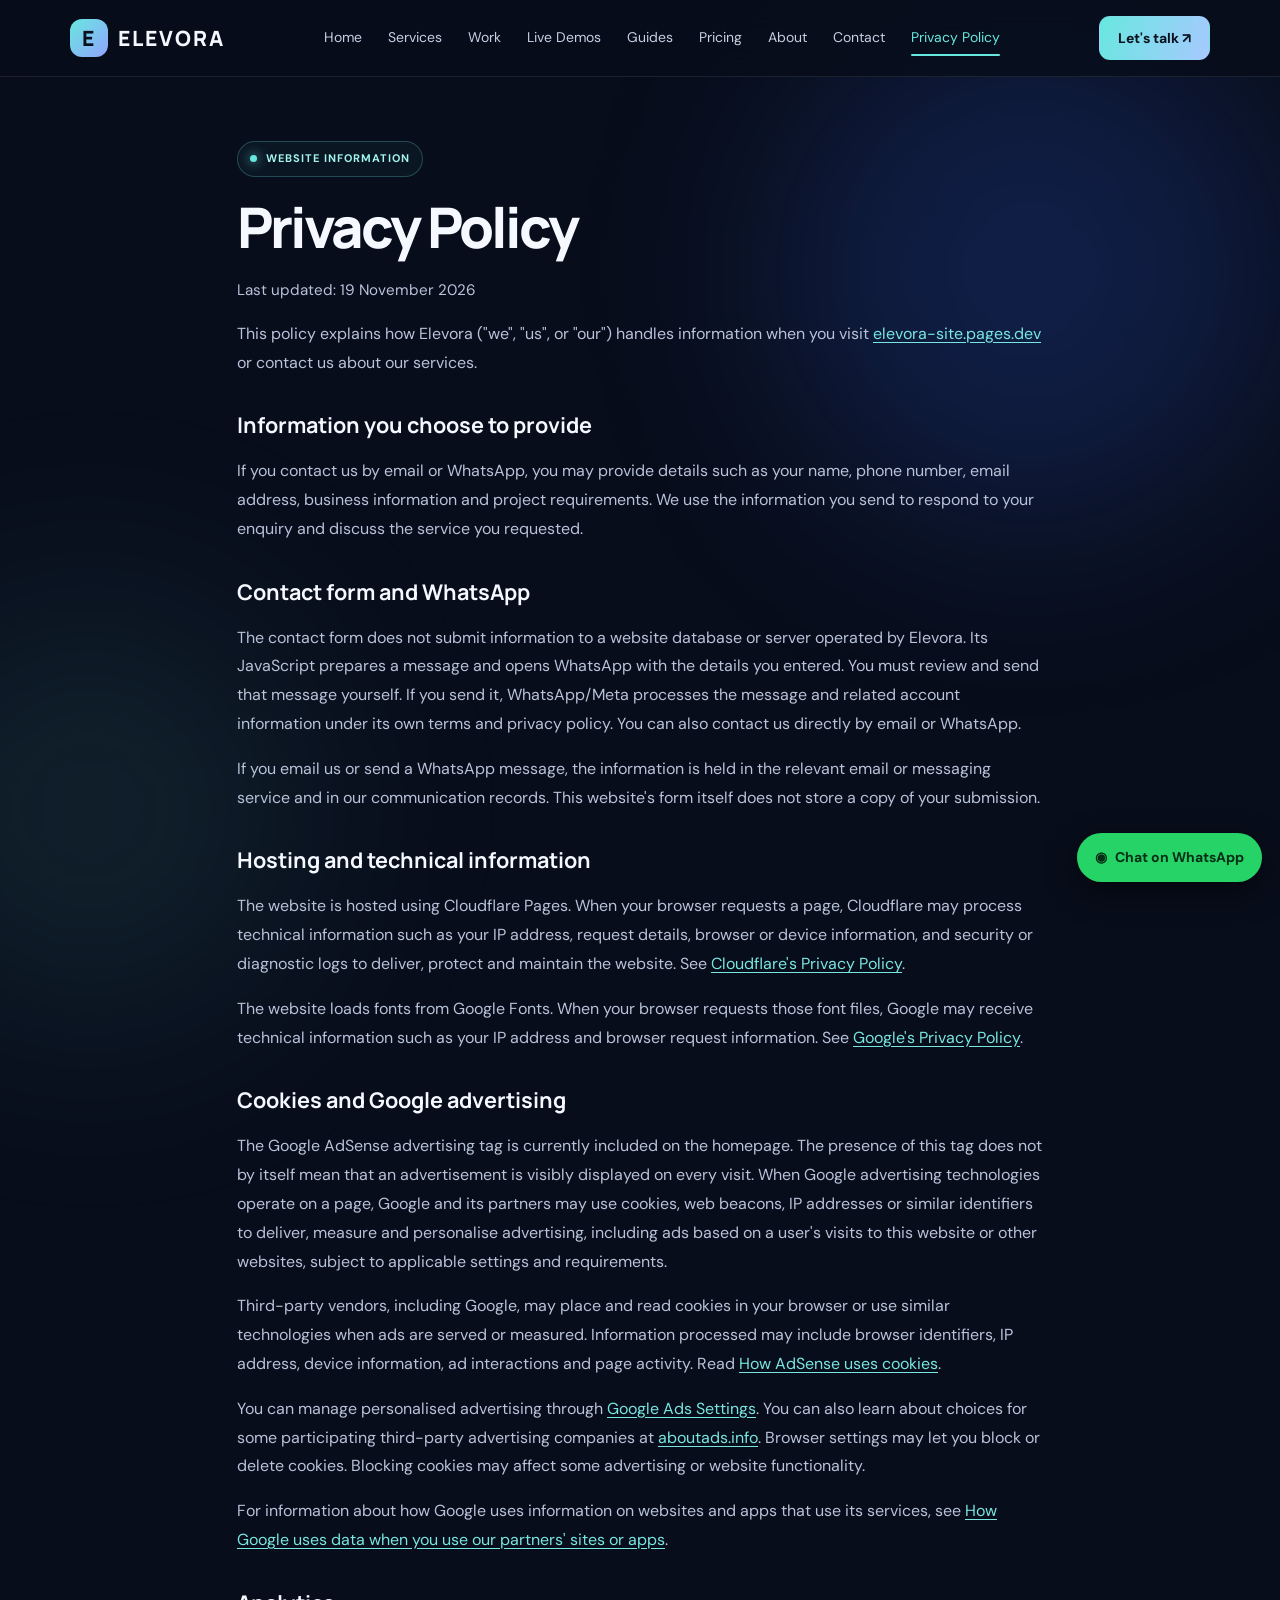
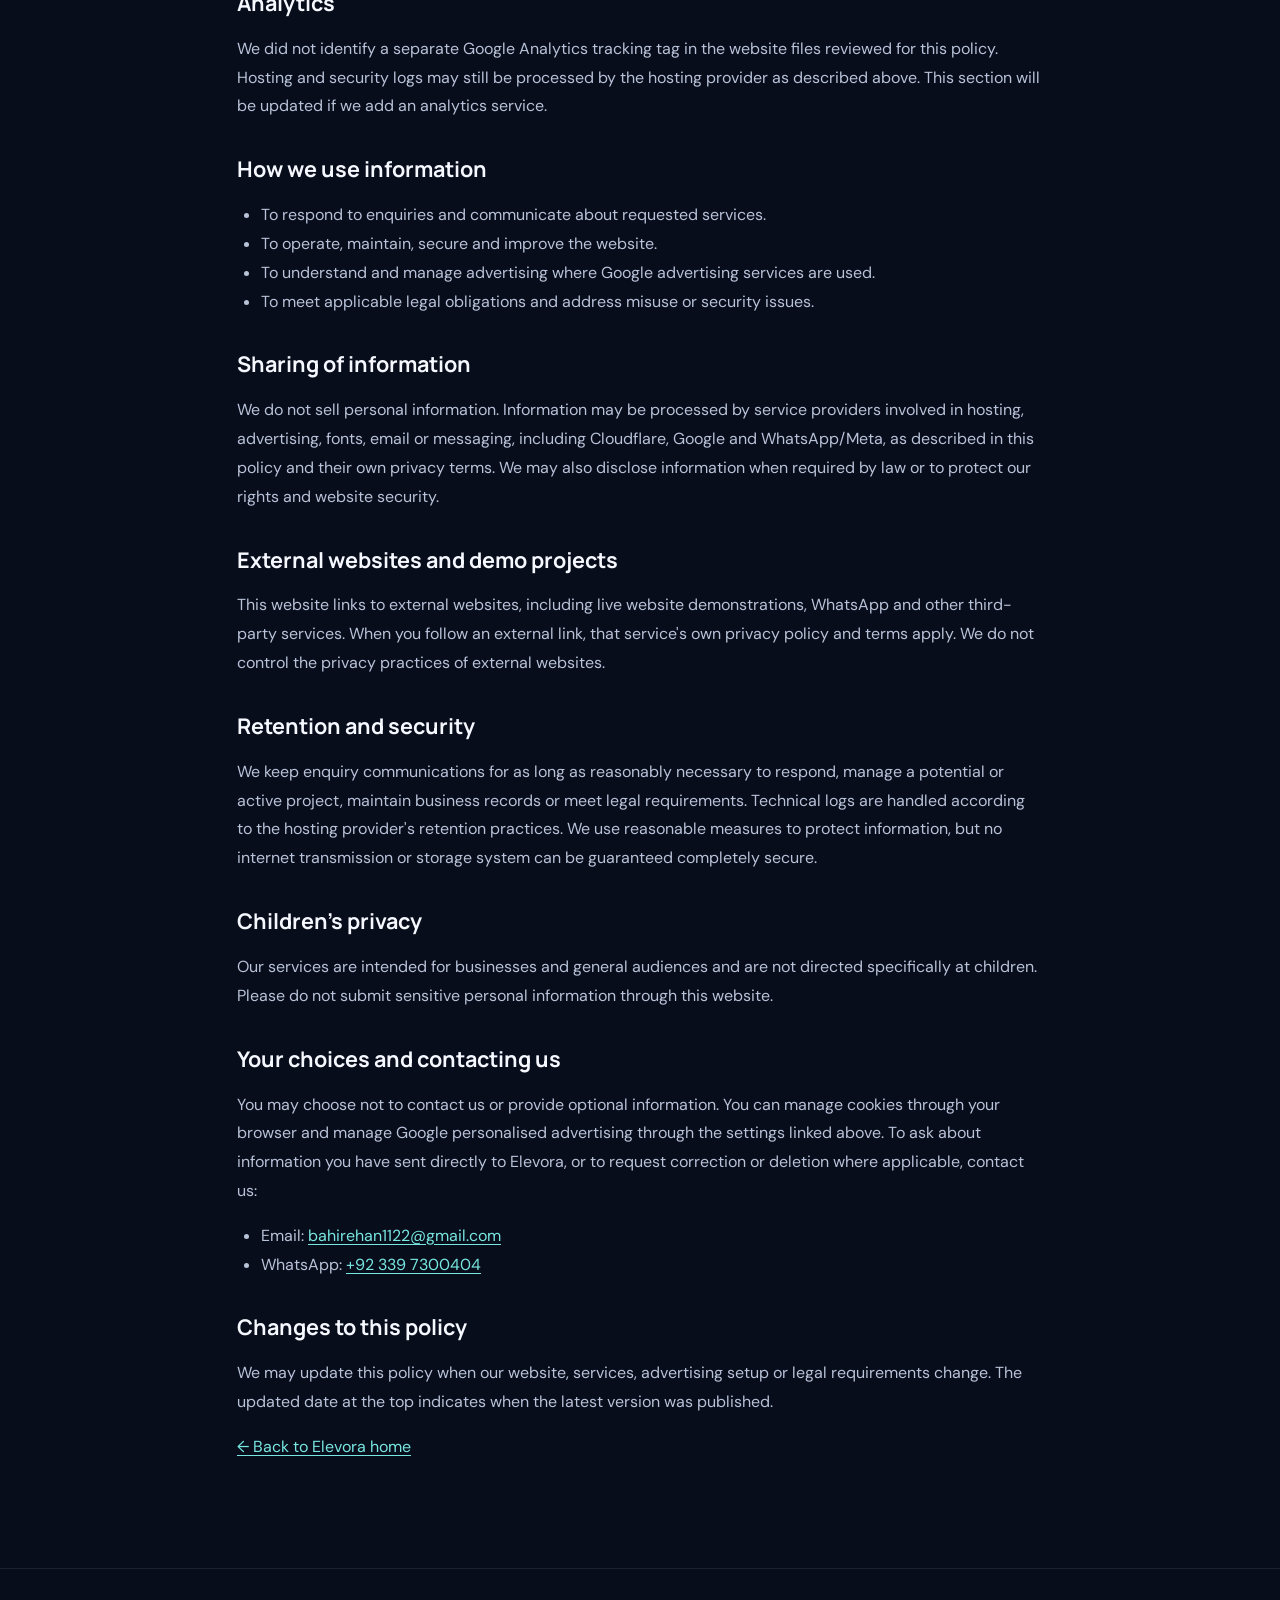
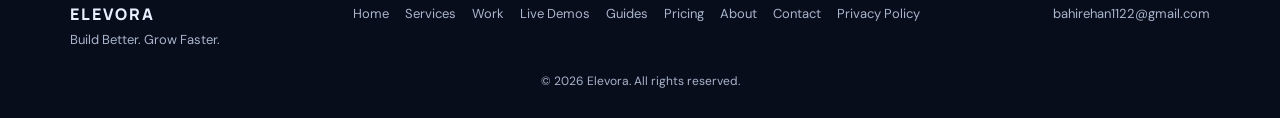
<file: privacy-policy.html>
<!doctype html>
<html lang="en">
<head>
<meta charset="utf-8">
<meta name="viewport" content="width=device-width, initial-scale=1">
<meta name="theme-color" content="#080d1b">
<meta name="description" content="Elevora privacy policy covering enquiries, hosting, Google AdSense advertising cookies and third-party services.">
<link rel="canonical" href="https://elevora-site.pages.dev/privacy-policy.html">
<title>Privacy Policy — Elevora</title>
<link rel="preconnect" href="https://fonts.googleapis.com">
<link rel="preconnect" href="https://fonts.gstatic.com" crossorigin>
<link href="https://fonts.googleapis.com/css2?family=DM+Sans:wght@400;500;600;700&family=Manrope:wght@500;600;700;800&display=swap" rel="stylesheet">
<link rel="stylesheet" href="styles.css">
<style>
.policy-content{max-width:850px;margin:0 auto;padding:64px 22px 90px;line-height:1.8;color:#d8deee}
.policy-content h1,.policy-content h2{color:#f6f8ff;line-height:1.25}
.policy-content h1{font:800 clamp(2.2rem,6vw,3.5rem)/1.15 Manrope;margin:18px 0}
.policy-content h2{font:700 1.35rem/1.3 Manrope;margin-top:34px}
.policy-content p,.policy-content li{color:#b8c2d8}
.policy-content a{color:#78e7e1;text-decoration:underline;text-underline-offset:3px}
.policy-date{color:#8f9ab5;font-size:.95rem}
.policy-content ul{padding-left:24px}
</style>
</head>
<body>
<div id="progress"></div><div id="glow"></div>
<a class="skip" href="#main">Skip to content</a>
<header><div class="wrap nav">
<a class="brand" href="index.html"><span class="mark">E</span>ELEVORA</a>
<nav class="links" id="navLinks" aria-label="Main navigation">
<a href="index.html">Home</a><a href="services.html">Services</a><a href="work.html">Work</a><a href="demos.html">Live Demos</a><a href="guides.html">Guides</a><a href="pricing.html">Pricing</a><a href="about.html">About</a><a href="contact.html">Contact</a><a href="privacy-policy.html" class="active" aria-current="page">Privacy Policy</a>
</nav>
<a class="btn primary" href="contact.html">Let's talk ↗</a>
<button class="menu" id="menuBtn" aria-label="Toggle navigation" aria-expanded="false">☰</button>
</div></header>
<main id="main" class="policy-content">
<div class="eyebrow"><span class="dot"></span> Website information</div>
<h1>Privacy Policy</h1>
<p class="policy-date">Last updated: 19 November 2026</p>
<p>This policy explains how Elevora ("we", "us", or "our") handles information when you visit <a href="https://elevora-site.pages.dev/">elevora-site.pages.dev</a> or contact us about our services.</p>
<h2>Information you choose to provide</h2>
<p>If you contact us by email or WhatsApp, you may provide details such as your name, phone number, email address, business information and project requirements. We use the information you send to respond to your enquiry and discuss the service you requested.</p>
<h2>Contact form and WhatsApp</h2>
<p>The contact form does not submit information to a website database or server operated by Elevora. Its JavaScript prepares a message and opens WhatsApp with the details you entered. You must review and send that message yourself. If you send it, WhatsApp/Meta processes the message and related account information under its own terms and privacy policy. You can also contact us directly by email or WhatsApp.</p>
<p>If you email us or send a WhatsApp message, the information is held in the relevant email or messaging service and in our communication records. This website's form itself does not store a copy of your submission.</p>
<h2>Hosting and technical information</h2>
<p>The website is hosted using Cloudflare Pages. When your browser requests a page, Cloudflare may process technical information such as your IP address, request details, browser or device information, and security or diagnostic logs to deliver, protect and maintain the website. See <a href="https://www.cloudflare.com/privacypolicy/" target="_blank" rel="noopener noreferrer">Cloudflare's Privacy Policy</a>.</p>
<p>The website loads fonts from Google Fonts. When your browser requests those font files, Google may receive technical information such as your IP address and browser request information. See <a href="https://policies.google.com/privacy" target="_blank" rel="noopener noreferrer">Google's Privacy Policy</a>.</p>
<h2>Cookies and Google advertising</h2>
<p>The Google AdSense advertising tag is currently included on the homepage. The presence of this tag does not by itself mean that an advertisement is visibly displayed on every visit. When Google advertising technologies operate on a page, Google and its partners may use cookies, web beacons, IP addresses or similar identifiers to deliver, measure and personalise advertising, including ads based on a user's visits to this website or other websites, subject to applicable settings and requirements.</p>
<p>Third-party vendors, including Google, may place and read cookies in your browser or use similar technologies when ads are served or measured. Information processed may include browser identifiers, IP address, device information, ad interactions and page activity. Read <a href="https://support.google.com/adsense/answer/7549925" target="_blank" rel="noopener noreferrer">How AdSense uses cookies</a>.</p>
<p>You can manage personalised advertising through <a href="https://adssettings.google.com/" target="_blank" rel="noopener noreferrer">Google Ads Settings</a>. You can also learn about choices for some participating third-party advertising companies at <a href="https://www.aboutads.info/choices/" target="_blank" rel="noopener noreferrer">aboutads.info</a>. Browser settings may let you block or delete cookies. Blocking cookies may affect some advertising or website functionality.</p>
<p>For information about how Google uses information on websites and apps that use its services, see <a href="https://policies.google.com/technologies/partner-sites" target="_blank" rel="noopener noreferrer">How Google uses data when you use our partners' sites or apps</a>.</p>
<h2>Analytics</h2>
<p>We did not identify a separate Google Analytics tracking tag in the website files reviewed for this policy. Hosting and security logs may still be processed by the hosting provider as described above. This section will be updated if we add an analytics service.</p>
<h2>How we use information</h2>
<ul><li>To respond to enquiries and communicate about requested services.</li><li>To operate, maintain, secure and improve the website.</li><li>To understand and manage advertising where Google advertising services are used.</li><li>To meet applicable legal obligations and address misuse or security issues.</li></ul>
<h2>Sharing of information</h2>
<p>We do not sell personal information. Information may be processed by service providers involved in hosting, advertising, fonts, email or messaging, including Cloudflare, Google and WhatsApp/Meta, as described in this policy and their own privacy terms. We may also disclose information when required by law or to protect our rights and website security.</p>
<h2>External websites and demo projects</h2>
<p>This website links to external websites, including live website demonstrations, WhatsApp and other third-party services. When you follow an external link, that service's own privacy policy and terms apply. We do not control the privacy practices of external websites.</p>
<h2>Retention and security</h2>
<p>We keep enquiry communications for as long as reasonably necessary to respond, manage a potential or active project, maintain business records or meet legal requirements. Technical logs are handled according to the hosting provider's retention practices. We use reasonable measures to protect information, but no internet transmission or storage system can be guaranteed completely secure.</p>
<h2>Children's privacy</h2>
<p>Our services are intended for businesses and general audiences and are not directed specifically at children. Please do not submit sensitive personal information through this website.</p>
<h2>Your choices and contacting us</h2>
<p>You may choose not to contact us or provide optional information. You can manage cookies through your browser and manage Google personalised advertising through the settings linked above. To ask about information you have sent directly to Elevora, or to request correction or deletion where applicable, contact us:</p>
<ul><li>Email: <a href="mailto:bahirehan1122@gmail.com">bahirehan1122@gmail.com</a></li><li>WhatsApp: <a href="https://wa.me/923397300404" target="_blank" rel="noopener noreferrer">+92 339 7300404</a></li></ul>
<h2>Changes to this policy</h2>
<p>We may update this policy when our website, services, advertising setup or legal requirements change. The updated date at the top indicates when the latest version was published.</p>
<p><a href="index.html">← Back to Elevora home</a></p>
</main>
<a class="wa-float" href="https://wa.me/923397300404?text=Hi%20Elevora!" target="_blank" rel="noopener noreferrer" aria-label="Chat on WhatsApp"><span aria-hidden="true">◉</span><span class="t">Chat on WhatsApp</span></a>
<footer><div class="wrap"><div class="footer-row">
<div><div class="footer-brand">ELEVORA</div><div>Build Better. Grow Faster.</div></div>
<div class="footlinks"><a href="index.html">Home</a><a href="services.html">Services</a><a href="work.html">Work</a><a href="demos.html">Live Demos</a><a href="guides.html">Guides</a><a href="pricing.html">Pricing</a><a href="about.html">About</a><a href="contact.html">Contact</a><a href="privacy-policy.html">Privacy Policy</a></div>
<div class="footlinks"><a href="mailto:bahirehan1122@gmail.com">bahirehan1122@gmail.com</a></div>
</div><div class="copy">© <span id="year"></span> Elevora. All rights reserved.</div></div></footer>
<script src="script.js"></script>
</body></html>
</file>
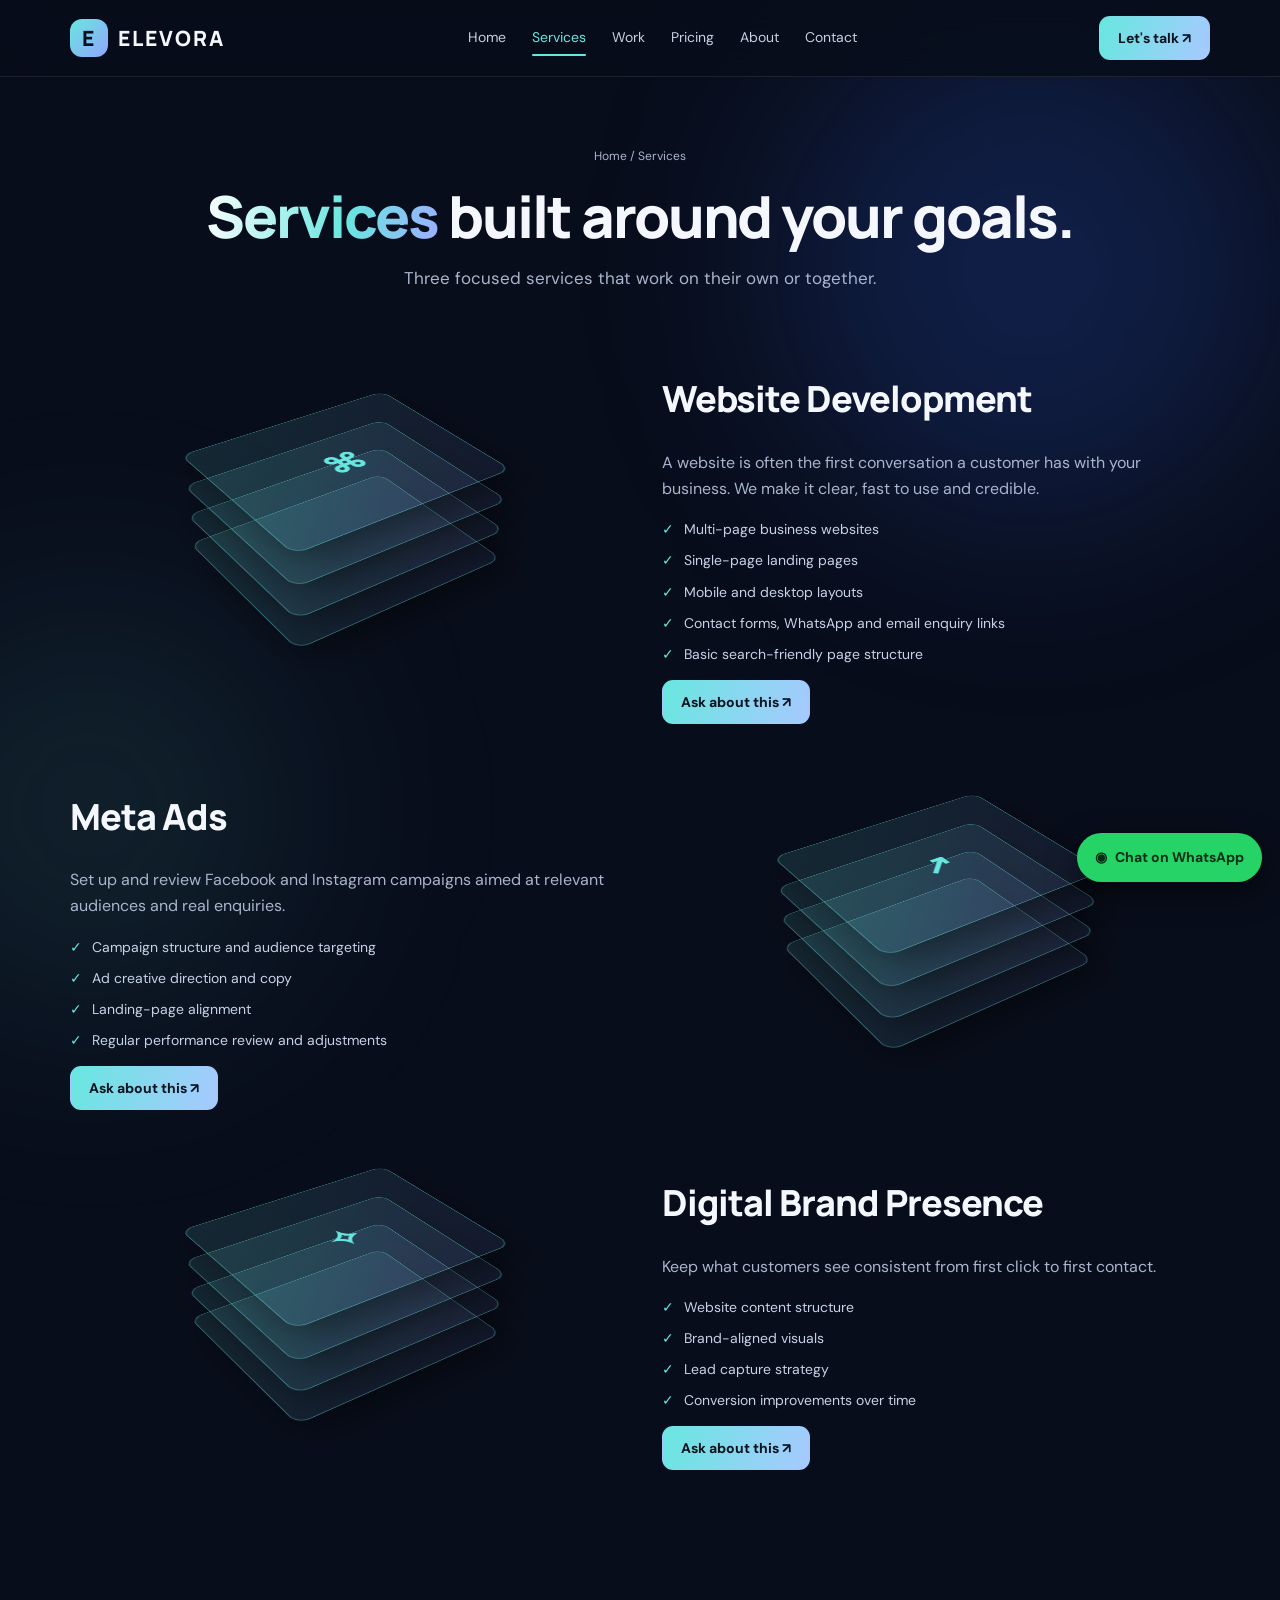
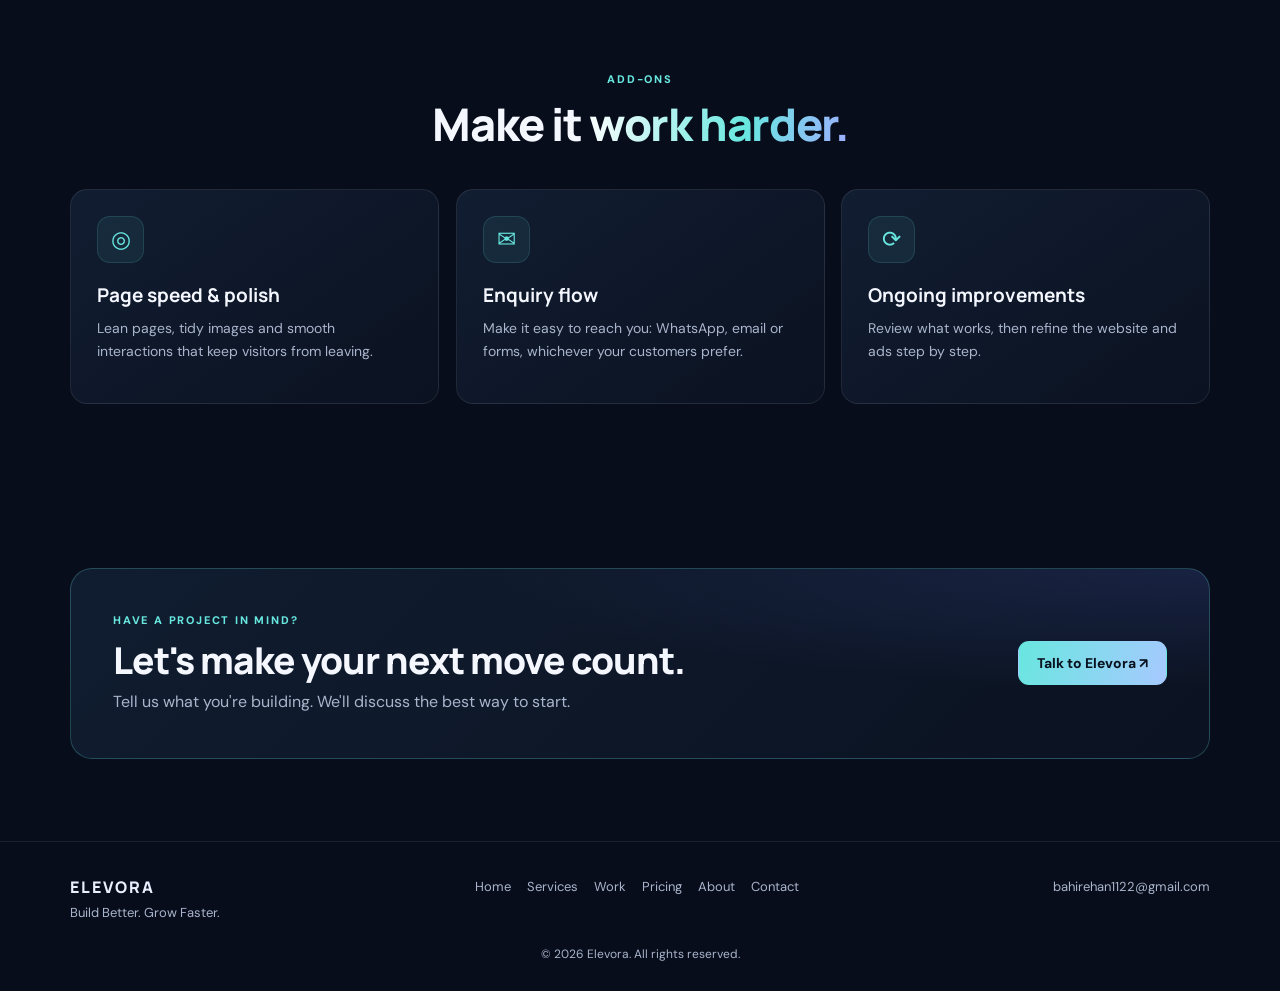
<file: services.html>
<!doctype html>
<html lang="en">
<head>
<meta charset="utf-8"><meta name="viewport" content="width=device-width,initial-scale=1"><meta name="theme-color" content="#080d1b">
<meta name="description" content="Website development, Meta Ads and digital brand presence from Elevora.">
<title>Services — Elevora</title>
<meta property="og:type" content="website"><meta property="og:title" content="Services — Elevora"><meta property="og:description" content="Website development, Meta Ads and digital brand presence from Elevora."><meta name="twitter:card" content="summary">
<link rel="icon" href="data:image/svg+xml,%3Csvg xmlns='http://www.w3.org/2000/svg' viewBox='0 0 64 64'%3E%3Crect width='64' height='64' rx='16' fill='%2368e7df'/%3E%3Ctext x='32' y='45' font-size='38' font-weight='800' text-anchor='middle' font-family='sans-serif' fill='%2307101c'%3EE%3C/text%3E%3C/svg%3E">
<script type="application/ld+json">{"@context":"https://schema.org","@type":"ProfessionalService","name":"Elevora","description":"Website development and Meta Ads for growing businesses.","email":"bahirehan1122@gmail.com","telephone":"+923397300404","areaServed":"Worldwide","serviceType":["Website development","Meta Ads management","Digital brand presence"]}</script>
<noscript><style>.reveal{opacity:1!important;transform:none!important}</style></noscript>
<link rel="preconnect" href="https://fonts.googleapis.com"><link rel="preconnect" href="https://fonts.gstatic.com" crossorigin>
<link href="https://fonts.googleapis.com/css2?family=DM+Sans:wght@400;500;600;700&family=Manrope:wght@500;600;700;800&display=swap" rel="stylesheet">
<link rel="stylesheet" href="styles.css">
</head>
<body>
<div id="progress"></div><div id="glow"></div>
<a class="skip" href="#main">Skip to content</a>
<header><div class="wrap nav"><a class="brand" href="index.html"><span class="mark">E</span>ELEVORA</a><nav class="links" id="navLinks" aria-label="Main"><a href="index.html">Home</a><a href="services.html" class="active" aria-current="page">Services</a><a href="work.html">Work</a><a href="pricing.html">Pricing</a><a href="about.html">About</a><a href="contact.html">Contact</a></nav><a class="btn primary" href="contact.html">Let's talk ↗</a><button class="menu" id="menuBtn" aria-label="Toggle navigation" aria-expanded="false">☰</button></div></header>
<main id="main">

<section class="page-hero"><div class="wrap"><div class="crumbs"><a href="index.html">Home</a> / Services</div><h1><span class="grad">Services</span> built around your goals.</h1><p class="lead">Three focused services that work on their own or together.</p></div></section>
<section style="padding-top:20px"><div class="wrap">
<div class="svc"><div class="svc-art reveal"><div class="layers" aria-hidden="true"><i></i><i></i><i></i><i>⌘</i></div></div><div class="reveal"><h2>Website Development</h2><p>A website is often the first conversation a customer has with your business. We make it clear, fast to use and credible.</p><ul><li>Multi-page business websites</li><li>Single-page landing pages</li><li>Mobile and desktop layouts</li><li>Contact forms, WhatsApp and email enquiry links</li><li>Basic search-friendly page structure</li></ul><a class="btn primary" href="contact.html">Ask about this ↗</a></div></div>
<div class="svc"><div class="svc-art reveal"><div class="layers" aria-hidden="true"><i></i><i></i><i></i><i>↗</i></div></div><div class="reveal"><h2>Meta Ads</h2><p>Set up and review Facebook and Instagram campaigns aimed at relevant audiences and real enquiries.</p><ul><li>Campaign structure and audience targeting</li><li>Ad creative direction and copy</li><li>Landing-page alignment</li><li>Regular performance review and adjustments</li></ul><a class="btn primary" href="contact.html">Ask about this ↗</a></div></div>
<div class="svc"><div class="svc-art reveal"><div class="layers" aria-hidden="true"><i></i><i></i><i></i><i>✧</i></div></div><div class="reveal"><h2>Digital Brand Presence</h2><p>Keep what customers see consistent from first click to first contact.</p><ul><li>Website content structure</li><li>Brand-aligned visuals</li><li>Lead capture strategy</li><li>Conversion improvements over time</li></ul><a class="btn primary" href="contact.html">Ask about this ↗</a></div></div>
</div></section>
<section><div class="wrap"><div class="head reveal"><div class="kicker">Add-ons</div><h2>Make it <span class="grad">work harder.</span></h2></div><div class="cards">
<div class="card tilt reveal"><div class="icon" aria-hidden="true">◎</div><h3>Page speed &amp; polish</h3><p>Lean pages, tidy images and smooth interactions that keep visitors from leaving.</p></div>
<div class="card tilt reveal"><div class="icon" aria-hidden="true">✉</div><h3>Enquiry flow</h3><p>Make it easy to reach you: WhatsApp, email or forms, whichever your customers prefer.</p></div>
<div class="card tilt reveal"><div class="icon" aria-hidden="true">⟳</div><h3>Ongoing improvements</h3><p>Review what works, then refine the website and ads step by step.</p></div></div></div></section>
<section><div class="wrap"><div class="cta reveal"><div><div class="kicker">Have a project in mind?</div><h2>Let's make your next move count.</h2><p>Tell us what you're building. We'll discuss the best way to start.</p></div><a class="btn primary" href="contact.html">Talk to Elevora ↗</a></div></div></section>

</main>
<a class="wa-float" href="https://wa.me/923397300404?text=Hi%20Elevora!" target="_blank" rel="noopener" aria-label="Chat on WhatsApp"><span aria-hidden="true">◉</span><span class="t">Chat on WhatsApp</span></a>
<footer><div class="wrap"><div class="footer-row"><div><div class="footer-brand">ELEVORA</div><div>Build Better. Grow Faster.</div></div><div class="footlinks"><a href="index.html">Home</a><a href="services.html">Services</a><a href="work.html">Work</a><a href="pricing.html">Pricing</a><a href="about.html">About</a><a href="contact.html">Contact</a></div><div class="footlinks"><a href="mailto:bahirehan1122@gmail.com">bahirehan1122@gmail.com</a></div></div><div class="copy">© <span id="year"></span> Elevora. All rights reserved.</div></div></footer>
<script src="script.js"></script>
</body></html>
</file>
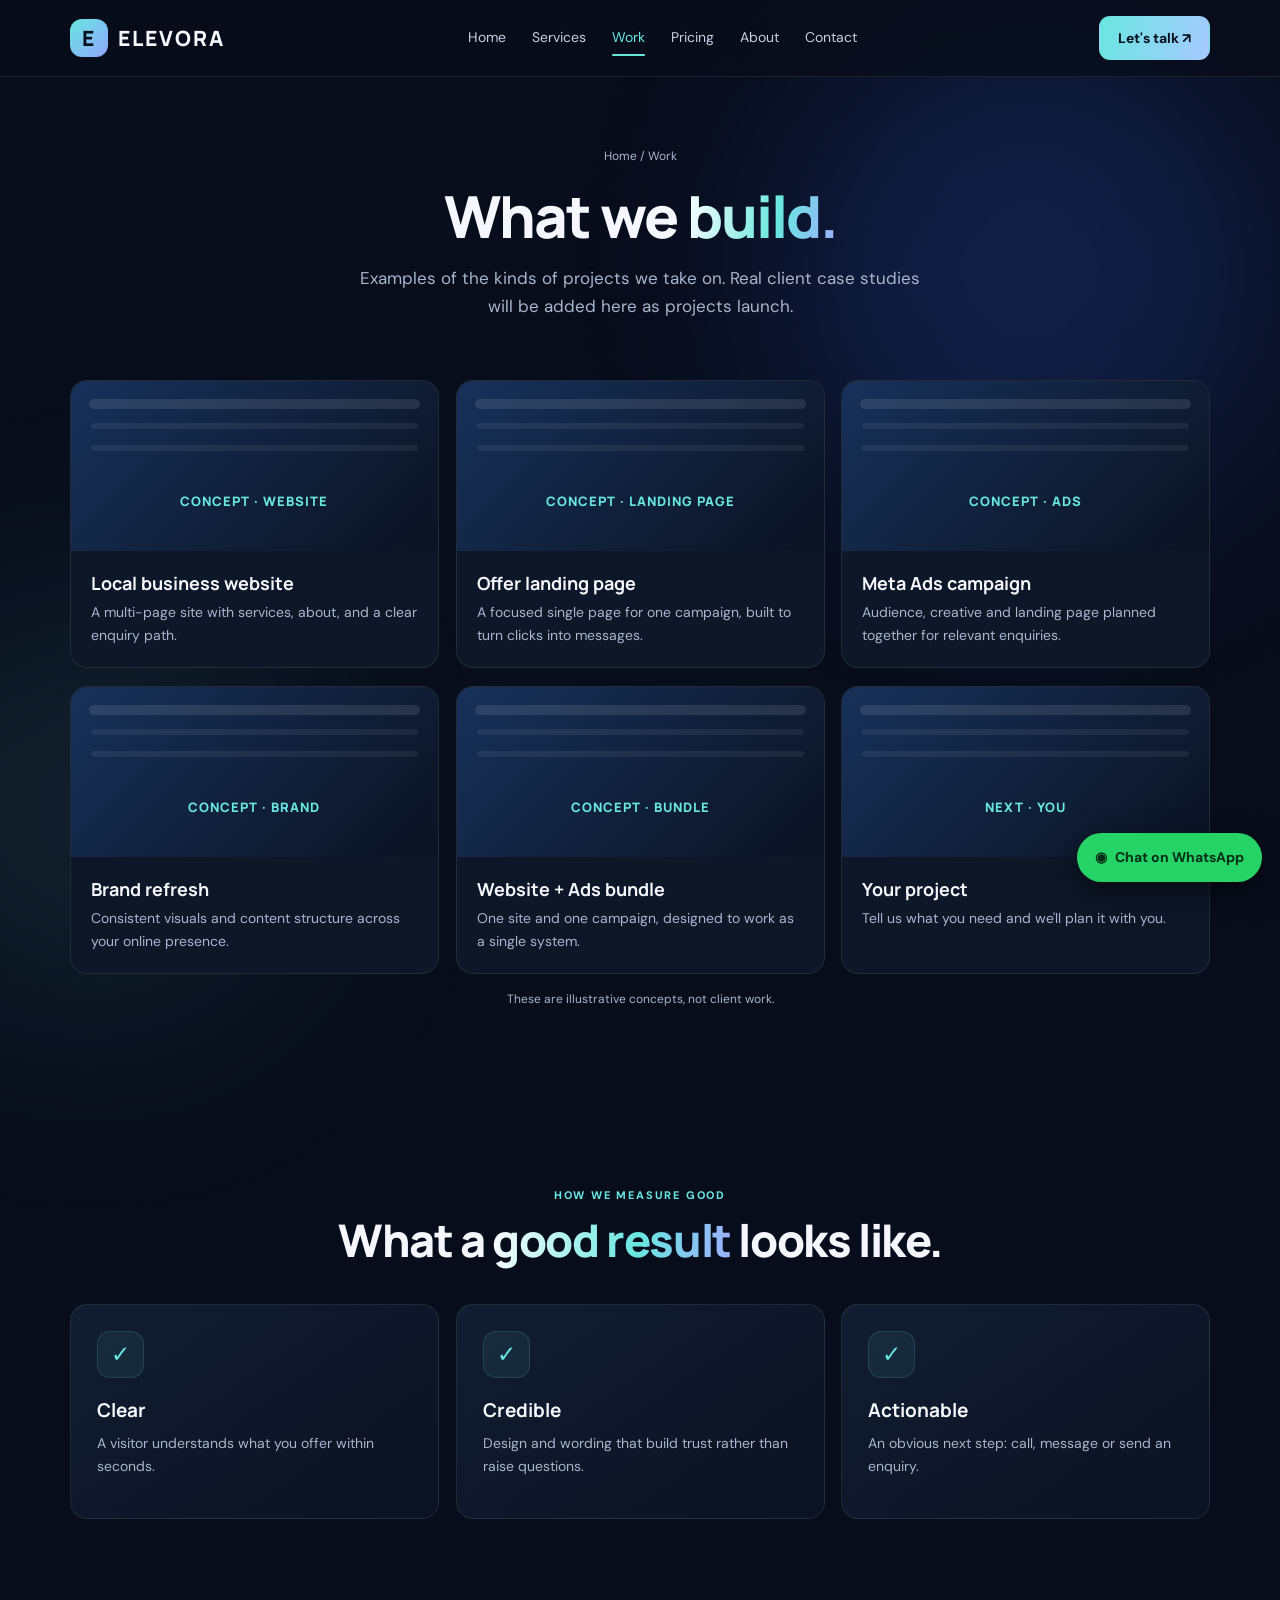
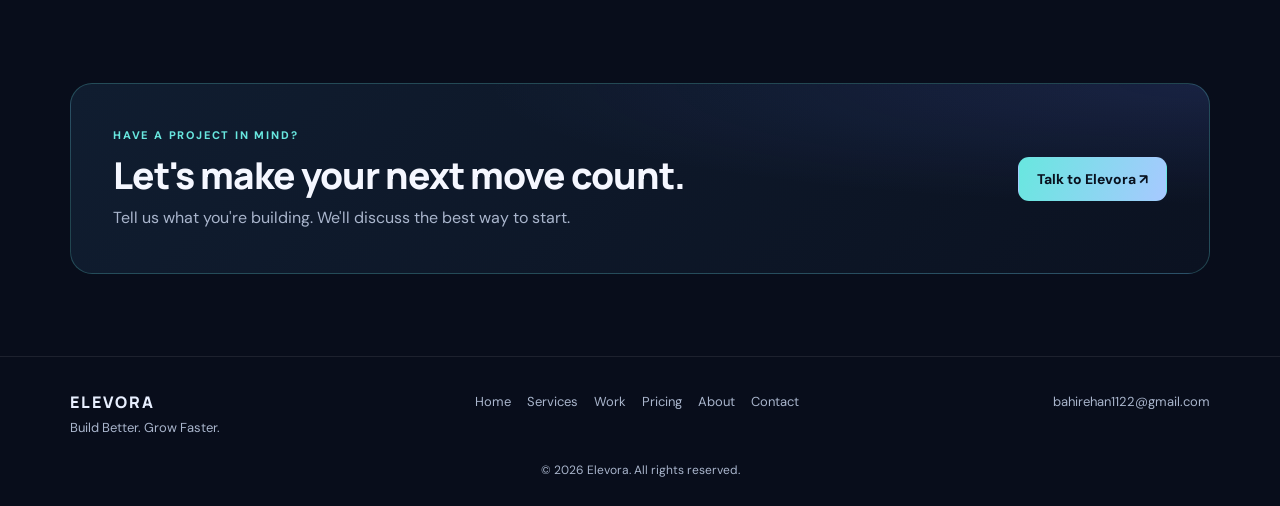
<file: work.html>
<!DOCTYPE html>
<html lang="en">
<head>
<meta charset="utf-8">
<meta name="viewport" content="width=device-width, initial-scale=1">
<meta name="theme-color" content="#080d1b">
<meta name="description" content="The kinds of websites and campaigns Elevora builds.">
<title>Work — Elevora</title>
<meta property="og:type" content="website">
<meta property="og:title" content="Work — Elevora">
<meta property="og:description" content="The kinds of websites and campaigns Elevora builds.">
<meta name="twitter:card" content="summary">
<link rel="icon" href="data:image/svg+xml,%3Csvg xmlns='http://www.w3.org/2000/svg' viewBox='0 0 64 64'%3E%3Crect width='64' height='64' rx='16' fill='%2368e7df'/%3E%3Ctext x='32' y='45' font-size='38' font-weight='800' text-anchor='middle' font-family='sans-serif' fill='%2307101c'%3EE%3C/text%3E%3C/svg%3E">
<script type="application/ld+json">
{"@context":"https://schema.org","@type":"ProfessionalService","name":"Elevora","description":"Website development and Meta Ads for growing businesses.","email":"bahirehan1122@gmail.com","telephone":"+923397300404","areaServed":"Worldwide","serviceType":["Website development","Meta Ads management","Digital brand presence"]}
</script>
<noscript><style>.reveal{opacity:1!important;transform:none!important}</style></noscript>
<link rel="preconnect" href="https://fonts.googleapis.com">
<link rel="preconnect" href="https://fonts.gstatic.com" crossorigin>
<link href="https://fonts.googleapis.com/css2?family=DM+Sans:wght@400;500;600;700&family=Manrope:wght@500;600;700;800&display=swap" rel="stylesheet">
<link rel="stylesheet" href="styles.css">
</head>
<body>
<div id="progress"></div><div id="glow"></div>
<a class="skip" href="#main">Skip to content</a>
<header>
<div class="wrap nav">
<a class="brand" href="index.html"><span class="mark">E</span>ELEVORA</a>
<nav class="links" id="navLinks" aria-label="Main">
<a href="index.html">Home</a>
<a href="services.html">Services</a>
<a href="work.html" class="active" aria-current="page">Work</a>
<a href="pricing.html">Pricing</a>
<a href="about.html">About</a>
<a href="contact.html">Contact</a>
</nav>
<a class="btn primary" href="contact.html">Let's talk ↗</a>
<button class="menu" id="menuBtn" aria-label="Toggle navigation" aria-expanded="false">☰</button>
</div>
</header>
<main id="main">
<section class="page-hero">
<div class="wrap">
<div class="crumbs"><a href="index.html">Home</a> / Work</div>
<h1>What we <span class="grad">build.</span></h1>
<p class="lead">Examples of the kinds of projects we take on. Real client case studies will be added here as projects launch.</p>
</div>
</section>
<section style="padding-top:30px">
<div class="wrap">
<div class="cards">
<article class="work tilt reveal"><div class="shot"><b>Concept · Website</b></div><div class="body"><h3>Local business website</h3><p>A multi-page site with services, about, and a clear enquiry path.</p></div></article>
<article class="work tilt reveal"><div class="shot"><b>Concept · Landing page</b></div><div class="body"><h3>Offer landing page</h3><p>A focused single page for one campaign, built to turn clicks into messages.</p></div></article>
<article class="work tilt reveal"><div class="shot"><b>Concept · Ads</b></div><div class="body"><h3>Meta Ads campaign</h3><p>Audience, creative and landing page planned together for relevant enquiries.</p></div></article>
<article class="work tilt reveal"><div class="shot"><b>Concept · Brand</b></div><div class="body"><h3>Brand refresh</h3><p>Consistent visuals and content structure across your online presence.</p></div></article>
<article class="work tilt reveal"><div class="shot"><b>Concept · Bundle</b></div><div class="body"><h3>Website + Ads bundle</h3><p>One site and one campaign, designed to work as a single system.</p></div></article>
<article class="work tilt reveal"><div class="shot"><b>Next · You</b></div><div class="body"><h3>Your project</h3><p>Tell us what you need and we'll plan it with you.</p></div></article>
</div>
<p class="hint">These are illustrative concepts, not client work.</p>
</div>
</section>
<section>
<div class="wrap">
<div class="head reveal"><div class="kicker">How we measure good</div><h2>What a <span class="grad">good result</span> looks like.</h2></div>
<div class="cards">
<div class="card tilt reveal"><div class="icon" aria-hidden="true">✓</div><h3>Clear</h3><p>A visitor understands what you offer within seconds.</p></div>
<div class="card tilt reveal"><div class="icon" aria-hidden="true">✓</div><h3>Credible</h3><p>Design and wording that build trust rather than raise questions.</p></div>
<div class="card tilt reveal"><div class="icon" aria-hidden="true">✓</div><h3>Actionable</h3><p>An obvious next step: call, message or send an enquiry.</p></div>
</div>
</div>
</section>
<section>
<div class="wrap">
<div class="cta reveal">
<div><div class="kicker">Have a project in mind?</div><h2>Let's make your next move count.</h2><p>Tell us what you're building. We'll discuss the best way to start.</p></div>
<a class="btn primary" href="contact.html">Talk to Elevora ↗</a>
</div>
</div>
</section>
</main>
<a class="wa-float" href="https://wa.me/923397300404?text=Hi%20Elevora!" target="_blank" rel="noopener" aria-label="Chat on WhatsApp"><span aria-hidden="true">◉</span><span class="t">Chat on WhatsApp</span></a>
<footer>
<div class="wrap">
<div class="footer-row">
<div><div class="footer-brand">ELEVORA</div><div>Build Better. Grow Faster.</div></div>
<div class="footlinks"><a href="index.html">Home</a><a href="services.html">Services</a><a href="work.html">Work</a><a href="pricing.html">Pricing</a><a href="about.html">About</a><a href="contact.html">Contact</a></div>
<div class="footlinks"><a href="mailto:bahirehan1122@gmail.com">bahirehan1122@gmail.com</a></div>
</div>
<div class="copy">© <span id="year"></span> Elevora. All rights reserved.</div>
</div>
</footer>
<script src="script.js"></script>
</body>
</html>
</file>
<file: styles.css>
:root{--bg:#080d1b;--panel:#101a2d;--text:#f5f7ff;--muted:#a9b5cc;--cyan:#68e7df;--blue:#91a5ff;--line:#ffffff16;--max:1140px}
*{box-sizing:border-box}html{scroll-behavior:smooth;scroll-padding-top:84px;overflow-x:clip}
body{margin:0;background:var(--bg);color:var(--text);font:16px/1.65 "DM Sans",sans-serif;overflow-x:hidden}
a{color:inherit;text-decoration:none}h1,h2,h3,p{margin-top:0}
.wrap{width:min(var(--max),calc(100% - 40px));margin:auto}
body:before{content:"";position:fixed;z-index:-1;top:20px;right:0;width:500px;height:500px;background:#386cff30;filter:blur(100px);border-radius:50%;max-width:100vw}
body:after{content:"";position:fixed;z-index:-1;bottom:-120px;left:-120px;width:420px;height:420px;background:#68e7df18;filter:blur(110px);border-radius:50%}
#progress{position:fixed;top:0;left:0;height:3px;width:0;background:linear-gradient(90deg,var(--cyan),var(--blue));z-index:30}
#glow{position:fixed;width:340px;height:340px;margin:-170px 0 0 -170px;border-radius:50%;background:radial-gradient(circle,#68e7df14,transparent 65%);pointer-events:none;z-index:0;left:-400px;top:-400px}
.skip{position:absolute;left:8px;top:8px;transform:translateY(-300%);z-index:40;background:var(--cyan);color:#08111e;padding:10px 14px;border-radius:8px;font-weight:700}.skip:focus{transform:none}
a:focus-visible,button:focus-visible,input:focus-visible,select:focus-visible,textarea:focus-visible,summary:focus-visible,.flip:focus-visible{outline:2px solid var(--cyan);outline-offset:3px}
header{position:sticky;top:0;z-index:20;background:#080d1bd9;backdrop-filter:blur(16px);border-bottom:1px solid var(--line)}
.nav{height:76px;display:flex;align-items:center;justify-content:space-between;gap:24px}
.brand{display:flex;align-items:center;gap:10px;font:800 21px Manrope;letter-spacing:2px}
.mark{display:grid;place-items:center;width:38px;height:38px;border-radius:12px;background:linear-gradient(135deg,var(--cyan),var(--blue));color:#07101c;font-size:21px;transition:transform .6s}
.brand:hover .mark{transform:rotateY(360deg)}
.links{display:flex;gap:26px;color:#c6d0e2;font-size:14px}.links a{position:relative}.links a:hover,.links a.active{color:var(--cyan)}
.links a.active:after{content:"";position:absolute;left:0;right:0;bottom:-6px;height:2px;background:var(--cyan);border-radius:2px}
.btn{display:inline-flex;align-items:center;justify-content:center;gap:9px;padding:12px 18px;border-radius:11px;font:700 14px "DM Sans";border:1px solid transparent;transition:.2s;cursor:pointer;color:inherit}
.primary{background:linear-gradient(110deg,var(--cyan),#a7c9ff);color:#08111e}.secondary{border-color:var(--line);background:#ffffff06}
.btn:hover{transform:translateY(-2px);box-shadow:0 10px 30px #68e7df22}
.menu{display:none;background:none;border:1px solid var(--line);border-radius:9px;color:#fff;padding:8px 12px;font-size:20px}
.eyebrow{display:inline-flex;align-items:center;gap:9px;padding:7px 12px;border:1px solid #68e7df40;border-radius:30px;background:#68e7df0b;color:#a2f5ee;text-transform:uppercase;font-size:11px;letter-spacing:1px;font-weight:700}
.dot{width:7px;height:7px;background:var(--cyan);border-radius:50%;box-shadow:0 0 12px var(--cyan)}
h1{font:800 clamp(43px,6vw,72px)/1.06 Manrope;letter-spacing:-3px;margin:22px 0}
.grad{background:linear-gradient(100deg,#fff,var(--cyan) 60%,#9daeff);-webkit-background-clip:text;background-clip:text;color:transparent}
.lead{max-width:570px;color:var(--muted);font-size:17px;margin-bottom:27px}
.actions{display:flex;flex-wrap:wrap;gap:12px}
section{padding:82px 0;position:relative;z-index:1}
.head{text-align:center;max-width:680px;margin:0 auto 38px}
.kicker{color:var(--cyan);font-size:11px;font-weight:800;letter-spacing:1.8px;text-transform:uppercase;margin-bottom:10px}
.head h2,.about-copy h2,.contact-copy h2{font:800 clamp(30px,4vw,45px)/1.16 Manrope;letter-spacing:-1.4px;margin-bottom:13px}
.head p,.about-copy p,.contact-copy p{color:var(--muted)}

/* HERO + 3D SCENE */
.hero{padding:80px 0 60px}.hero-grid{display:grid;grid-template-columns:1.05fr .95fr;align-items:center;gap:40px}
.proof{margin-top:27px;color:var(--muted);font-size:13px}.proof b{color:#fff}
.scene{position:relative;min-height:470px;display:grid;place-items:center;perspective:1200px}
.scene canvas{position:absolute;inset:0;width:100%;height:100%;opacity:.9}
.stage{position:relative;transform-style:preserve-3d;transition:transform .15s ease-out;width:min(100%,380px)}
.dash{position:relative;padding:23px;border:1px solid #ffffff22;border-radius:22px;background:linear-gradient(145deg,#172640ee,#0d1527f5);box-shadow:0 40px 90px #0009;transform:translateZ(20px)}
.dash-head{display:flex;align-items:center;justify-content:space-between;gap:10px}.sub{font-size:11px;color:#b0bbd1;text-transform:uppercase;letter-spacing:1px}
.status{color:var(--cyan);font-size:10px;padding:5px 8px;border:1px solid #68e7df35;border-radius:20px}
.metric{font:800 27px Manrope;margin-top:7px}
.chart{height:115px;display:flex;align-items:end;gap:8px;padding:0 3px 9px;margin:14px 0 18px;border-bottom:1px solid var(--line);transform-style:preserve-3d}
.bar{flex:1;border-radius:5px 5px 2px 2px;background:linear-gradient(180deg,var(--cyan),#6487ff55);transform-origin:bottom;animation:grow 1.2s cubic-bezier(.2,.8,.2,1) both;box-shadow:0 0 14px #68e7df33}
@keyframes grow{from{transform:scaleY(0)}}
.dash-foot{display:grid;grid-template-columns:1fr 1fr;gap:12px}
.mini{padding:12px;border:1px solid var(--line);border-radius:11px;background:#ffffff04}.mini span{display:block;color:#b0bbd1;font-size:11px}.mini b{font:700 16px Manrope}
.float{position:absolute;padding:12px 14px;background:#15243b;border:1px solid #ffffff20;border-radius:12px;box-shadow:0 15px 35px #0006;font-size:12px;animation:bob 5s ease-in-out infinite}
.float b{display:block;font-size:13px}.float small{color:#b0bbd1}
.f1{right:-18px;top:30px;transform:translateZ(90px)}.f2{left:-18px;bottom:30px;transform:translateZ(70px);animation-delay:-2.5s}
@keyframes bob{50%{translate:0 -10px}}
.ico{display:inline-grid;place-items:center;width:27px;height:27px;margin-right:6px;border-radius:8px;background:#68e7df1c;color:var(--cyan)}

/* CSS 3D CUBE */
.cube-wrap{perspective:900px;width:120px;height:120px;position:absolute;left:4px;top:8px;z-index:2}
.cube{position:relative;width:100%;height:100%;transform-style:preserve-3d;animation:spin 16s linear infinite}
.cube i{position:absolute;inset:0;display:grid;place-items:center;font:800 34px Manrope;font-style:normal;color:var(--cyan);border:1px solid #68e7df66;background:#68e7df12;backdrop-filter:blur(2px);box-shadow:inset 0 0 28px #68e7df22}
.cube i:nth-child(1){transform:translateZ(60px)}.cube i:nth-child(2){transform:rotateY(180deg) translateZ(60px)}.cube i:nth-child(3){transform:rotateY(90deg) translateZ(60px)}.cube i:nth-child(4){transform:rotateY(-90deg) translateZ(60px)}.cube i:nth-child(5){transform:rotateX(90deg) translateZ(60px)}.cube i:nth-child(6){transform:rotateX(-90deg) translateZ(60px)}
@keyframes spin{from{transform:rotateX(-20deg) rotateY(0)}to{transform:rotateX(-20deg) rotateY(360deg)}}
.cube.small{animation-duration:12s}

.trust{border-block:1px solid var(--line);padding:20px 0;text-align:center;color:#a9b5cc;font-size:11px;letter-spacing:1.4px;text-transform:uppercase;position:relative;z-index:1}
.trust b{color:#cdd7e9;margin:0 12px;font-weight:600}

/* CARDS + TILT */
.cards{display:grid;grid-template-columns:repeat(3,1fr);gap:17px;perspective:1200px}
.cards.two{grid-template-columns:repeat(2,1fr)}
.tilt{transform-style:preserve-3d;transition:transform .2s ease-out,border-color .2s;will-change:transform;position:relative;overflow:hidden}
.tilt .glare{position:absolute;inset:0;pointer-events:none;opacity:0;transition:opacity .2s;background:radial-gradient(circle at var(--gx,50%) var(--gy,50%),#ffffff26,transparent 45%)}
.tilt:hover .glare{opacity:1}
.card{padding:26px;border:1px solid var(--line);border-radius:17px;background:linear-gradient(145deg,#111d31,#0b1221)}
.card:hover{border-color:#68e7df50}
.card>*:not(.glare){transform:translateZ(30px)}
.icon{display:grid;place-items:center;width:47px;height:47px;margin-bottom:19px;border-radius:13px;background:#68e7df13;border:1px solid #68e7df24;color:var(--cyan);font-size:23px}
.card h3{font:700 19px Manrope;margin-bottom:9px}.card p{font-size:14px;color:var(--muted)}
.card ul{list-style:none;padding:0;margin:15px 0 0;display:grid;gap:7px;color:#c7d2e5;font-size:13px}.card li:before{content:"✓";color:var(--cyan);margin-right:9px}
.card .btn{margin-top:18px}

/* FLIP CARDS */
.steps{display:grid;grid-template-columns:repeat(4,1fr);gap:14px;perspective:1200px}
.flip{height:210px;position:relative;transform-style:preserve-3d;transition:transform .7s cubic-bezier(.2,.8,.2,1);cursor:pointer;outline-offset:4px}
.flip:hover,.flip:focus,.flip.on{transform:rotateY(180deg)}
.face{position:absolute;inset:0;padding:21px;border:1px solid var(--line);border-radius:15px;backface-visibility:hidden;-webkit-backface-visibility:hidden;background:linear-gradient(180deg,#ffffff07,#0b1221)}
.face.back{transform:rotateY(180deg);background:linear-gradient(145deg,#12304a,#0b1221);border-color:#68e7df50}
.step-num{font:800 12px Manrope;color:var(--cyan);letter-spacing:1px}
.face h3{font:700 17px Manrope;margin:13px 0 8px}.face p{color:var(--muted);font-size:13px;margin:0}
.hint{text-align:center;color:#a9b5cc;font-size:12px;margin-top:16px}

/* ABOUT */
.about-grid{display:grid;grid-template-columns:.9fr 1.1fr;gap:48px;align-items:center}
.panel{padding:27px;border:1px solid var(--line);border-radius:19px;background:radial-gradient(circle at 10% 0%,#597bff20,transparent 50%),#0e1728}
.panel h3{font:800 24px Manrope}.panel p{color:var(--muted);font-size:14px}
.principle{display:flex;gap:12px;align-items:center;padding:12px;margin-top:10px;border:1px solid #ffffff0c;border-radius:11px;background:#ffffff04}
.tick{display:grid;place-items:center;width:28px;height:28px;flex-shrink:0;background:#68e7df16;color:var(--cyan);border-radius:8px}
.principle b{display:block;font-size:13px}.principle small{color:#b0bbd1;font-size:12px}
.about-copy h2{margin:10px 0 17px}
.stats{display:grid;grid-template-columns:repeat(3,1fr);gap:12px;margin-top:25px}
.stat strong{display:block;font:800 25px Manrope;color:var(--cyan)}.stat span{color:#a9b5cc;font-size:11px}

/* CTA */
.cta{padding:42px;border:1px solid #68e7df3d;border-radius:22px;background:radial-gradient(ellipse at 100% 0%,#647cff24,transparent 45%),linear-gradient(135deg,#101d30,#0b1221);display:flex;align-items:center;justify-content:space-between;gap:25px}
.cta h2{font:800 clamp(26px,3vw,37px)/1.15 Manrope;letter-spacing:-1px;margin:0 0 8px}.cta p{color:var(--muted);margin:0}

/* PAGE HERO (inner pages) */
.page-hero{padding:70px 0 30px;text-align:center}
.page-hero h1{font-size:clamp(36px,5vw,58px);letter-spacing:-2px;margin:18px auto}.page-hero .lead{margin:0 auto}
.crumbs{font-size:12px;color:#a9b5cc}.crumbs a:hover{color:var(--cyan)}

/* SERVICE DETAIL */
.svc{display:grid;grid-template-columns:1fr 1fr;gap:44px;align-items:center;padding:36px 0}
.svc:nth-child(even) .svc-art{order:2}
.svc h2{font:800 clamp(26px,3vw,36px)/1.15 Manrope;letter-spacing:-1px}.svc p{color:var(--muted)}
.svc ul{list-style:none;padding:0;display:grid;gap:8px;color:#c7d2e5;font-size:14px}.svc li:before{content:"✓";color:var(--cyan);margin-right:10px}
.svc-art{perspective:1000px;display:grid;place-items:center;min-height:260px}
.layers{position:relative;width:240px;height:200px;transform-style:preserve-3d;transform:rotateX(55deg) rotateZ(-35deg);transition:transform .6s}
.svc-art:hover .layers{transform:rotateX(50deg) rotateZ(-20deg)}
.layers i{position:absolute;inset:0;border:1px solid #68e7df66;border-radius:14px;background:linear-gradient(135deg,#68e7df1f,#91a5ff14);box-shadow:0 20px 40px #0006;transition:transform .6s}
.layers i:nth-child(1){transform:translateZ(0)}.layers i:nth-child(2){transform:translateZ(34px)}.layers i:nth-child(3){transform:translateZ(68px)}.layers i:nth-child(4){transform:translateZ(102px);display:grid;place-items:center;font:800 40px Manrope;color:var(--cyan);font-style:normal}
.svc-art:hover .layers i:nth-child(2){transform:translateZ(50px)}.svc-art:hover .layers i:nth-child(3){transform:translateZ(100px)}.svc-art:hover .layers i:nth-child(4){transform:translateZ(150px)}

/* PRICING (no fixed prices — scope based) */
.price{padding:28px;border:1px solid var(--line);border-radius:18px;background:linear-gradient(145deg,#111d31,#0b1221)}
.price.pop{border-color:#68e7df70;box-shadow:0 0 50px #68e7df14}
.badge{display:inline-block;font-size:10px;font-weight:800;letter-spacing:1px;text-transform:uppercase;background:var(--cyan);color:#08111e;border-radius:20px;padding:4px 10px;margin-bottom:12px}
.price h3{font:800 22px Manrope;margin-bottom:6px}.price .for{color:var(--muted);font-size:14px}
.price .quote{font:800 22px Manrope;color:var(--cyan);margin:14px 0}

/* WORK / CASE PLACEHOLDERS */
.work{border:1px solid var(--line);border-radius:17px;background:#0e1728;overflow:hidden}
.shot{height:170px;display:grid;place-items:center;background:linear-gradient(135deg,#17315a,#0b1221);position:relative;transform:translateZ(20px)}
.shot:before{content:"";position:absolute;inset:18px 18px auto;height:10px;border-radius:5px;background:#ffffff1a;box-shadow:0 22px 0 -2px #ffffff10,0 44px 0 -2px #ffffff10}
.shot b{font:800 13px Manrope;letter-spacing:1px;color:var(--cyan);margin-top:70px;text-transform:uppercase}
.work .body{padding:20px;transform:translateZ(20px)}.work h3{font:700 18px Manrope;margin-bottom:6px}.work p{font-size:14px;color:var(--muted);margin:0}

/* FAQ */
.faq{max-width:760px;margin:auto;display:grid;gap:10px}
.faq details{border:1px solid var(--line);border-radius:13px;background:#ffffff04;padding:0 18px}
.faq summary{cursor:pointer;list-style:none;padding:16px 0;font:700 16px Manrope;display:flex;justify-content:space-between;gap:14px}
.faq summary::-webkit-details-marker{display:none}.faq summary:after{content:"+";color:var(--cyan);font-size:20px;line-height:1}
.faq details[open] summary:after{content:"−"}.faq p{color:var(--muted);font-size:14px;margin:0 0 16px}

/* CONTACT */
.contact-grid{display:grid;grid-template-columns:.8fr 1.2fr;gap:35px}
.contact-copy h2{margin-top:8px}.contact-links{display:grid;gap:12px;margin-top:24px}
.contact-link{display:flex;align-items:center;gap:12px;padding:13px;border:1px solid var(--line);border-radius:13px;background:#ffffff04;transition:.2s}.contact-link:hover{border-color:#68e7df50;transform:translateX(4px)}
.contact-link .icon{width:40px;height:40px;flex-shrink:0;margin:0}.contact-link small{display:block;color:#b0bbd1;font-size:11px}.contact-link b{font-size:14px;overflow-wrap:anywhere}
.form{padding:24px;border:1px solid var(--line);border-radius:18px;background:#0d1526;position:relative}
.field-grid{display:grid;grid-template-columns:1fr 1fr;gap:13px}.field{display:grid;gap:7px;margin-bottom:14px}
.field label{font-size:12px;color:#cbd5e8;font-weight:600}
.field input,.field select,.field textarea{width:100%;border:1px solid #ffffff19;background:#080f1e;color:var(--text);padding:13px;border-radius:10px;font:14px "DM Sans";outline:none}
.field input:focus,.field select:focus,.field textarea:focus{border-color:#68e7df7a}
.field textarea{min-height:115px;resize:vertical}.field select option{background:#0d1526}
.form .btn{width:100%}.note{font-size:11px;color:#a9b5cc;margin:12px 0 0}
.hp{position:absolute;top:0;left:0;width:1px;height:1px;opacity:0;pointer-events:none;border:0;padding:0}
#formStatus{font-size:13px;color:var(--cyan);margin:12px 0 0;min-height:1em}#formStatus a{text-decoration:underline}
.globe-card{position:relative;height:260px;margin-top:24px;border:1px solid var(--line);border-radius:18px;background:#0b1221;overflow:hidden}
.globe-card canvas{width:100%;height:100%}.globe-card span{position:absolute;left:14px;bottom:10px;font-size:11px;color:#a9b5cc;letter-spacing:1px;text-transform:uppercase}

footer{padding:34px 0 26px;border-top:1px solid var(--line);color:#a9b5cc;font-size:13px;position:relative;z-index:1}
.footer-row{display:flex;align-items:flex-start;justify-content:space-between;gap:24px}
.footer-brand{font:800 16px Manrope;letter-spacing:2px;color:#e8efff;margin-bottom:4px}
.footlinks{display:flex;gap:16px;flex-wrap:wrap}.footlinks a:hover{color:var(--cyan)}
.copy{text-align:center;margin-top:22px;font-size:12px}
.wa-float{position:fixed;right:18px;bottom:18px;z-index:18;display:inline-flex;align-items:center;gap:8px;padding:13px 18px;border-radius:50px;background:#25d366;color:#052e16;font-weight:700;font-size:14px;box-shadow:0 10px 30px #0008;transition:.2s}.wa-float:hover{transform:translateY(-2px)}

/* SCROLL REVEAL (3D) */
.reveal{opacity:0;transform:perspective(900px) translateY(26px) rotateX(10deg);transition:.7s cubic-bezier(.2,.8,.2,1)}
.reveal.show{opacity:1;transform:none}
.tilt.reveal.show{transition:transform .2s ease-out,border-color .2s}
noscript .reveal{opacity:1}

@media(max-width:900px){.hero-grid{grid-template-columns:1fr;gap:14px}.hero{padding-top:60px}.cards,.cards.two{grid-template-columns:1fr 1fr}.about-grid,.contact-grid,.svc{grid-template-columns:1fr}.svc:nth-child(even) .svc-art{order:0}.steps{grid-template-columns:1fr 1fr}.cta{align-items:flex-start;flex-direction:column}.links{gap:15px}}
@media(max-width:700px){.wrap{width:calc(100% - 30px)}.nav{height:68px}.brand{font-size:19px}.menu{display:block}
.links{display:none;position:absolute;top:68px;left:0;right:0;padding:12px 20px;background:#0b1222;border-bottom:1px solid var(--line);flex-direction:column;gap:0}.links.open{display:flex}.links a{padding:11px 0}.links a.active:after{display:none}
.nav>.primary{display:none}.hero h1{letter-spacing:-2px}.lead{font-size:15px}.scene{min-height:400px}.cube-wrap{width:84px;height:84px}.cube i{transform-origin:center}
.cube i:nth-child(1){transform:translateZ(42px)}.cube i:nth-child(2){transform:rotateY(180deg) translateZ(42px)}.cube i:nth-child(3){transform:rotateY(90deg) translateZ(42px)}.cube i:nth-child(4){transform:rotateY(-90deg) translateZ(42px)}.cube i:nth-child(5){transform:rotateX(90deg) translateZ(42px)}.cube i:nth-child(6){transform:rotateX(-90deg) translateZ(42px)}
.f1{right:0}.f2{left:0}section{padding:60px 0}.cards,.cards.two{grid-template-columns:1fr}.steps{grid-template-columns:1fr 1fr;gap:10px}.flip{height:230px}.stats{gap:7px}.cta{padding:27px 21px}.field-grid{grid-template-columns:1fr;gap:0}.form{padding:17px}.footer-row{flex-direction:column}.wa-float span.t{display:none}.wa-float{padding:14px}.trust b{display:inline-block;margin:5px 8px}}
@media(max-width:480px){.steps{grid-template-columns:1fr}}
@media(prefers-reduced-motion:reduce){html{scroll-behavior:auto}.reveal{opacity:1;transform:none}.cube,.float,.bar{animation:none}*{transition:none!important}}
</file>
